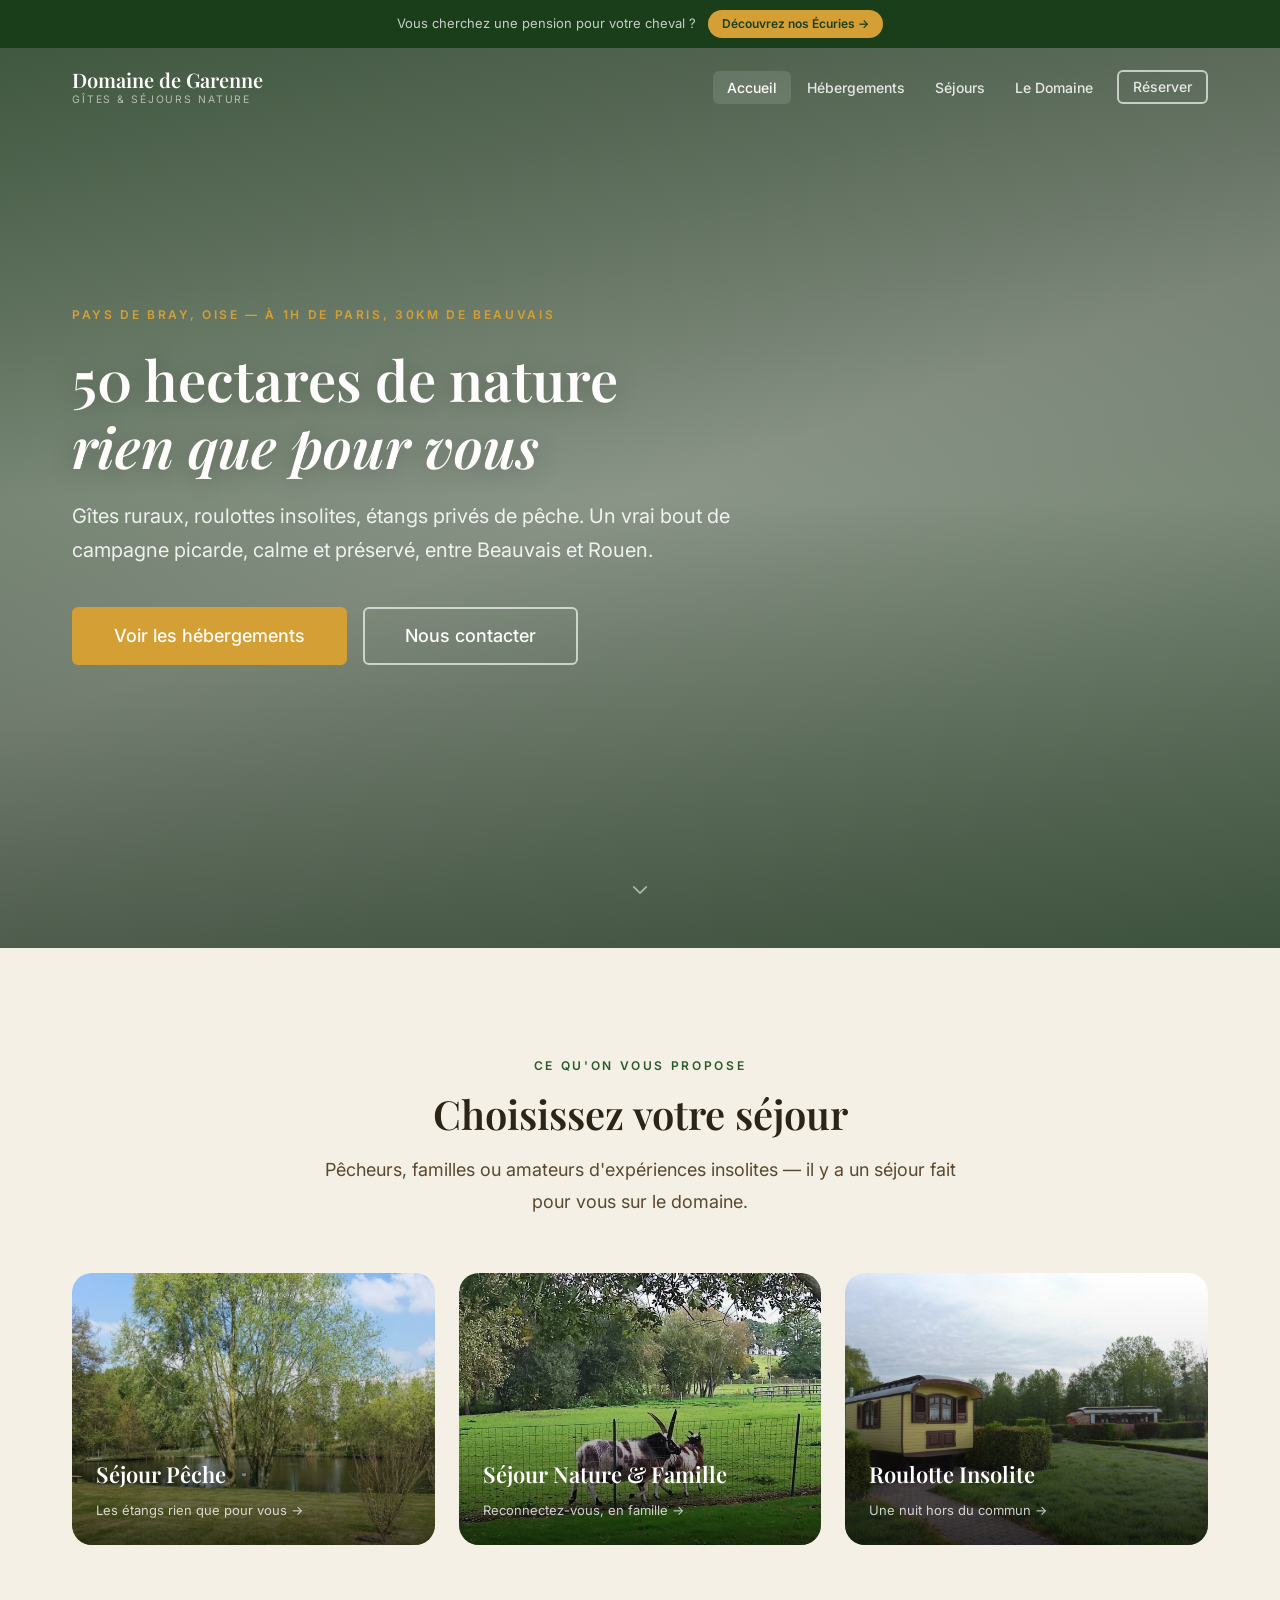
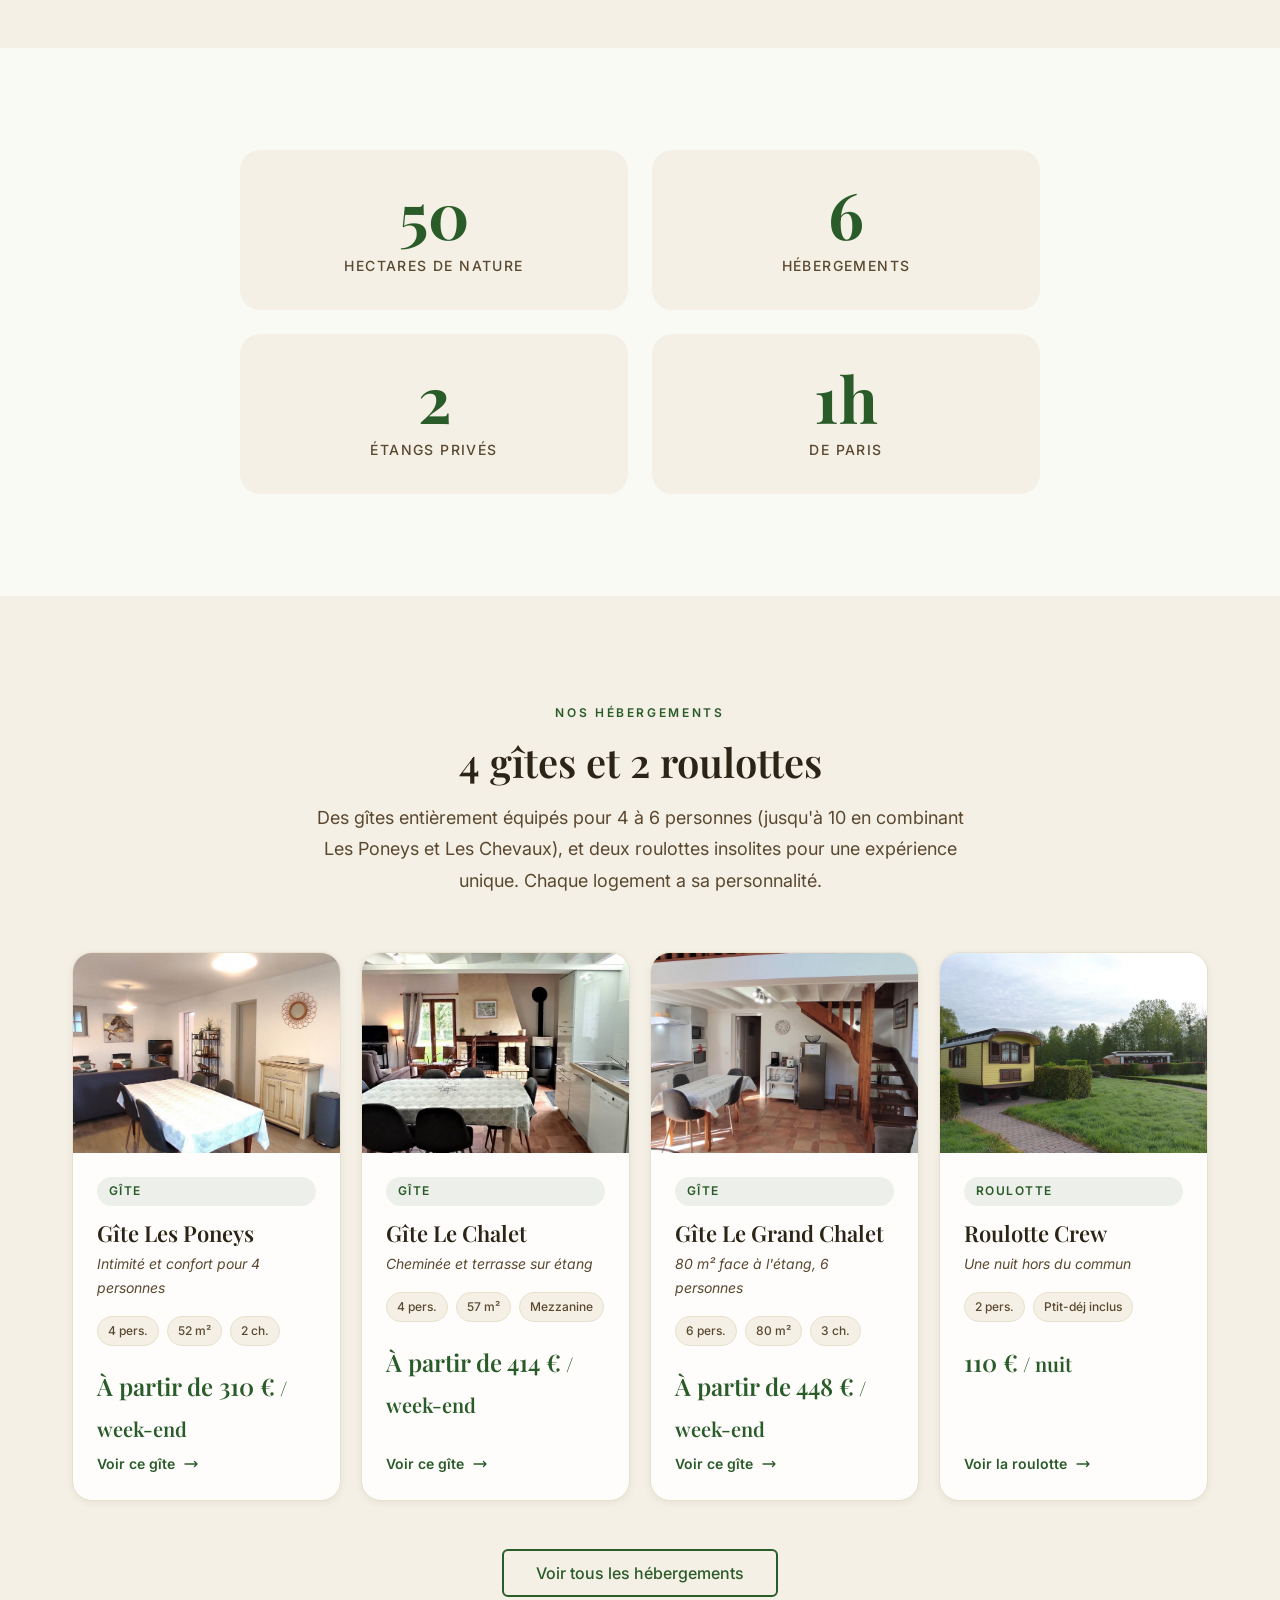
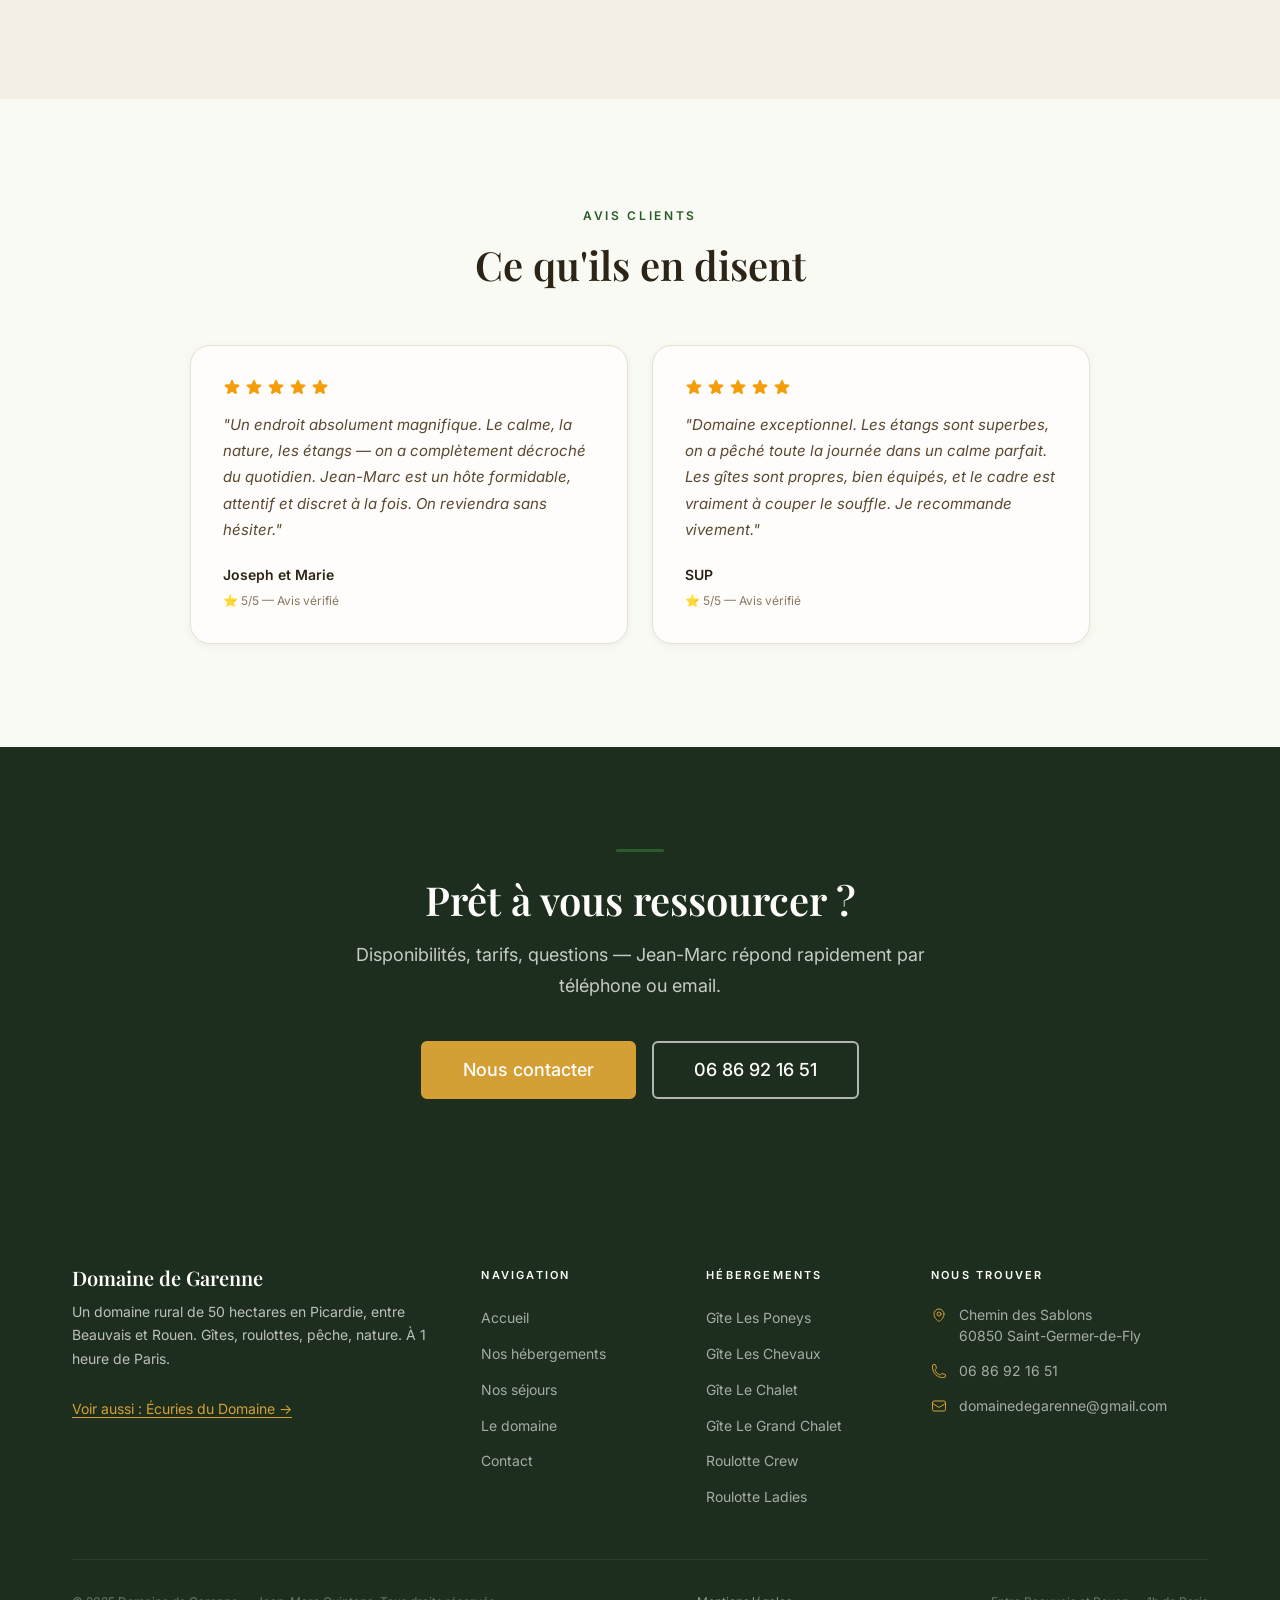
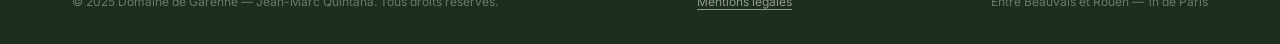
<file: sites/gites/index.html>
<!DOCTYPE html>
<html lang="fr">
<head>
  <meta charset="UTF-8">
  <meta name="viewport" content="width=device-width, initial-scale=1.0">

  <title>Gîtes du Domaine de Garenne — Pêche & Nature à 1h de Paris</title>
  <meta name="description" content="50 hectares de nature en Pays de Bray, à 1h de Paris. Gîtes ruraux, roulottes insolites, pêche en étangs privés. Accueil familial à Saint-Germer-de-Fly (Oise), entre Beauvais et Rouen.">
  <meta name="keywords" content="gîte Oise, gîte Picardie, pêche Normandie, location vacances nature, roulotte insolite, Saint-Germer-de-Fly">
  <link rel="canonical" href="https://www.domainedegarenne.com/">

  <!-- Open Graph -->
  <meta property="og:type" content="website">
  <meta property="og:locale" content="fr_FR">
  <meta property="og:site_name" content="Gîtes du Domaine de Garenne">
  <meta property="og:url" content="https://www.domainedegarenne.com/">
  <meta property="og:title" content="Gîtes du Domaine de Garenne — 50 hectares de nature à 1h de Paris">
  <meta property="og:description" content="Gîtes ruraux, roulottes insolites, pêche en étangs privés. Un havre de paix en Picardie entre Beauvais et Rouen.">
  <meta property="og:image" content="https://image.jimcdn.com/app/cms/image/transf/none/path/s24de99a107f22e16/backgroundarea/idbaafeb1fdd1b8c5/version/1564490422/image.jpg">
  <meta property="og:image:alt" content="Gîtes du Domaine de Garenne — vue du domaine">

  <meta name="twitter:card" content="summary_large_image">
  <meta name="twitter:title" content="Gîtes du Domaine de Garenne — Nature à 1h de Paris">
  <meta name="twitter:description" content="Gîtes ruraux, roulottes insolites, pêche en étang privé. 50 hectares en Picardie entre Beauvais et Rouen.">
  <meta name="twitter:image" content="https://image.jimcdn.com/app/cms/image/transf/none/path/s24de99a107f22e16/backgroundarea/idbaafeb1fdd1b8c5/version/1564490422/image.jpg">

  <!-- Schema.org — LodgingBusiness -->
  <script type="application/ld+json">
  {
    "@context": "https://schema.org",
    "@type": ["LodgingBusiness", "LocalBusiness"],
    "name": "Gîtes du Domaine de Garenne",
    "description": "Gîtes ruraux et roulottes insolites en pleine nature picarde. 50 hectares, étangs privés, pêche, vélos, familles bienvenues.",
    "url": "https://www.domainedegarenne.com",
    "telephone": "+33686921651",
    "address": {
      "@type": "PostalAddress",
      "streetAddress": "Chemin des Sablons",
      "addressLocality": "Saint-Germer-de-Fly",
      "postalCode": "60850",
      "addressRegion": "Oise",
      "addressCountry": "FR"
    },
    "geo": {
      "@type": "GeoCoordinates",
      "latitude": 49.4391,
      "longitude": 1.7695
    },
    "priceRange": "€€",
    "amenityFeature": [
      { "@type": "LocationFeatureSpecification", "name": "Pêche en étang privé", "value": true },
      { "@type": "LocationFeatureSpecification", "name": "Prêt de vélos (contre caution)", "value": true },
      { "@type": "LocationFeatureSpecification", "name": "Wi-Fi", "value": true },
      { "@type": "LocationFeatureSpecification", "name": "Barbecue", "value": true }
    ],
    "aggregateRating": {
      "@type": "AggregateRating",
      "ratingValue": "5",
      "reviewCount": "2",
      "bestRating": "5",
      "worstRating": "1"
    },
    "review": [
      {
        "@type": "Review",
        "reviewRating": { "@type": "Rating", "ratingValue": "5", "bestRating": "5" },
        "author": { "@type": "Person", "name": "Joseph et Marie" },
        "reviewBody": "Un endroit absolument magnifique. Le calme, la nature, les étangs — on a complètement décroché du quotidien. Jean-Marc est un hôte formidable, attentif et discret à la fois. On reviendra sans hésiter."
      },
      {
        "@type": "Review",
        "reviewRating": { "@type": "Rating", "ratingValue": "5", "bestRating": "5" },
        "author": { "@type": "Person", "name": "SUP" },
        "reviewBody": "Domaine exceptionnel. Les étangs sont superbes, on a pêché toute la journée dans un calme parfait. Les gîtes sont propres, bien équipés, et le cadre est vraiment à couper le souffle. Je recommande vivement."
      }
    ]
  }
  </script>

  <!-- Favicon SVG inline -->
  <link rel="icon" type="image/svg+xml" href="/favicon.svg">
  <link rel="apple-touch-icon" href="/favicon.svg">

  <!-- Google Fonts -->
  <link rel="preconnect" href="https://fonts.googleapis.com">
  <link rel="preconnect" href="https://fonts.gstatic.com" crossorigin>
  <link href="https://fonts.googleapis.com/css2?family=Playfair+Display:ital,wght@0,400;0,600;0,700;1,400;1,600&family=Inter:wght@300;400;500;600&display=swap" rel="stylesheet">

  <!-- Styles -->
  <link rel="stylesheet" href="css/styles.css?v=2">
</head>
<body>

  <!-- Bannière site sœur -->
  <div class="top-banner">
    <p>Vous cherchez une pension pour votre cheval ? <a href="https://ecuries.domainedegarenne.com">Découvrez nos Écuries →</a></p>
  </div>

  <!-- Navigation -->
  <header>
    <nav class="nav nav--transparent" aria-label="Navigation principale">
      <div class="container">
        <div class="nav__inner">

          <a href="index.html" class="nav__logo" aria-label="Accueil — Domaine de Garenne">
            Domaine de Garenne
            <small>Gîtes & Séjours Nature</small>
          </a>

          <ul class="nav__links" role="list">
            <li><a href="index.html" class="nav__link" data-nav-link>Accueil</a></li>
            <li><a href="hebergements.html" class="nav__link" data-nav-link>Hébergements</a></li>
            <li><a href="sejours.html" class="nav__link" data-nav-link>Séjours</a></li>
            <li><a href="domaine.html" class="nav__link" data-nav-link>Le Domaine</a></li>
            <li><a href="contact.html" class="nav__link nav__cta btn btn-outline-white btn-sm" data-nav-link>Réserver</a></li>
          </ul>

          <button class="nav__hamburger" aria-label="Ouvrir le menu" aria-expanded="false" aria-controls="mobile-menu">
            <span></span><span></span><span></span>
          </button>
        </div>
      </div>
    </nav>

    <!-- Menu mobile -->
    <nav id="mobile-menu" class="nav__mobile" aria-label="Menu mobile">
      <a href="index.html" class="nav__mobile-link">Accueil</a>
      <a href="hebergements.html" class="nav__mobile-link">Hébergements</a>
      <a href="sejours.html" class="nav__mobile-link">Séjours</a>
      <a href="domaine.html" class="nav__mobile-link">Le Domaine</a>
      <a href="contact.html" class="nav__mobile-link">Contact & Réservation</a>
      <p class="nav__mobile-phone"><a href="tel:+33686921651">06 86 92 16 51</a></p>
      <p class="nav__mobile-sister">Nos écuries : <a href="https://ecuries.domainedegarenne.com">ecuries.domainedegarenne.com</a></p>
    </nav>
  </header>

  <main>

    <!-- ===== HERO ===== -->
    <section class="hero hero--photo" aria-label="Présentation du domaine" style="background-image:url('https://image.jimcdn.com/app/cms/image/transf/none/path/s24de99a107f22e16/backgroundarea/idbaafeb1fdd1b8c5/version/1564490422/image.jpg');">
      <div class="hero__overlay"></div>

      <div class="hero__content">
        <div class="container">
          <p class="hero__label anim-1">Pays de Bray, Oise — À 1h de Paris, 30km de Beauvais</p>
          <h1 class="hero__title anim-2">
            50 hectares de nature<br>
            <em>rien que pour vous</em>
          </h1>
          <p class="hero__subtitle anim-3">
            Gîtes ruraux, roulottes insolites, étangs privés de pêche.
            Un vrai bout de campagne picarde, calme et préservé, entre Beauvais et Rouen.
          </p>
          <div class="hero__actions anim-4">
            <a href="hebergements.html" class="btn btn-accent btn-lg">Voir les hébergements</a>
            <a href="contact.html" class="btn btn-outline-white btn-lg">Nous contacter</a>
          </div>
        </div>
      </div>

      <button class="hero__scroll" aria-label="Défiler vers le contenu">
        <svg xmlns="http://www.w3.org/2000/svg" fill="none" viewBox="0 0 24 24" stroke-width="2" stroke="currentColor">
          <path stroke-linecap="round" stroke-linejoin="round" d="m19.5 8.25-7.5 7.5-7.5-7.5" />
        </svg>
      </button>
    </section>

    <!-- ===== 3 SÉJOURS TYPES ===== -->
    <section class="section section-alt" id="sejours-apercu">
      <div class="container">
        <div class="section-header reveal">
          <p class="section-header__label">Ce qu'on vous propose</p>
          <h2 class="section-header__title">Choisissez votre séjour</h2>
          <p class="section-header__lead">
            Pêcheurs, familles ou amateurs d'expériences insolites — il y a un séjour fait pour vous sur le domaine.
          </p>
        </div>

        <div class="grid-3">

          <!-- Pêche -->
          <a href="sejours.html#sejour-peche" class="card-sejour-preview reveal" style="text-decoration:none;">
            <img src="images/poneys/07.jpg" alt="Étang du domaine — pêche" loading="lazy">
            <div class="card-sejour-preview__overlay">
              <p class="card-sejour-preview__title">Séjour Pêche</p>
              <p class="card-sejour-preview__sub">Les étangs rien que pour vous →</p>
            </div>
          </a>

          <!-- Famille -->
          <a href="sejours.html#sejour-famille" class="card-sejour-preview reveal" style="text-decoration:none;">
            <img src="images/chalet/12.jpg" alt="Les boucs du domaine — nature et famille" loading="lazy">
            <div class="card-sejour-preview__overlay">
              <p class="card-sejour-preview__title">Séjour Nature & Famille</p>
              <p class="card-sejour-preview__sub">Reconnectez-vous, en famille →</p>
            </div>
          </a>

          <!-- Roulotte -->
          <a href="sejours.html#sejour-roulotte" class="card-sejour-preview reveal" style="text-decoration:none;">
            <img src="images/roulotte-crew/02.jpg" alt="Roulotte insolite du domaine" loading="lazy">
            <div class="card-sejour-preview__overlay">
              <p class="card-sejour-preview__title">Roulotte Insolite</p>
              <p class="card-sejour-preview__sub">Une nuit hors du commun →</p>
            </div>
          </a>

        </div>
      </div>
    </section>

    <!-- ===== CHIFFRES CLÉS ===== -->
    <section class="section">
      <div class="container">
        <div style="display:grid; grid-template-columns: repeat(2, 1fr); gap:1.5rem; max-width:800px; margin:0 auto;" class="reveal">

          <div style="text-align:center; padding:2rem; background:var(--c-bg-warm); border-radius:1.25rem;">
            <div style="font-family:'Playfair Display',serif; font-size:clamp(2.5rem,6vw,4rem); font-weight:700; color:var(--c-primary); line-height:1;">50</div>
            <div style="font-size:0.875rem; color:var(--c-text-mid); margin-top:0.5rem; text-transform:uppercase; letter-spacing:0.1em; font-weight:500;">Hectares de nature</div>
          </div>

          <div style="text-align:center; padding:2rem; background:var(--c-bg-warm); border-radius:1.25rem;">
            <div style="font-family:'Playfair Display',serif; font-size:clamp(2.5rem,6vw,4rem); font-weight:700; color:var(--c-primary); line-height:1;">6</div>
            <div style="font-size:0.875rem; color:var(--c-text-mid); margin-top:0.5rem; text-transform:uppercase; letter-spacing:0.1em; font-weight:500;">Hébergements</div>
          </div>

          <div style="text-align:center; padding:2rem; background:var(--c-bg-warm); border-radius:1.25rem;">
            <div style="font-family:'Playfair Display',serif; font-size:clamp(2.5rem,6vw,4rem); font-weight:700; color:var(--c-primary); line-height:1;">2</div>
            <div style="font-size:0.875rem; color:var(--c-text-mid); margin-top:0.5rem; text-transform:uppercase; letter-spacing:0.1em; font-weight:500;">Étangs privés</div>
          </div>

          <div style="text-align:center; padding:2rem; background:var(--c-bg-warm); border-radius:1.25rem;">
            <div style="font-family:'Playfair Display',serif; font-size:clamp(2.5rem,6vw,4rem); font-weight:700; color:var(--c-primary); line-height:1;">1h</div>
            <div style="font-size:0.875rem; color:var(--c-text-mid); margin-top:0.5rem; text-transform:uppercase; letter-spacing:0.1em; font-weight:500;">De Paris</div>
          </div>

        </div>
      </div>
    </section>

    <!-- ===== APERÇU HÉBERGEMENTS ===== -->
    <section class="section section-alt" id="hebergements-apercu">
      <div class="container">
        <div class="section-header reveal">
          <p class="section-header__label">Nos hébergements</p>
          <h2 class="section-header__title">4 gîtes et 2 roulottes</h2>
          <p class="section-header__lead">
            Des gîtes entièrement équipés pour 4 à 6 personnes (jusqu'à 10 en combinant Les Poneys et Les Chevaux), et deux roulottes insolites pour une expérience unique. Chaque logement a sa personnalité.
          </p>
        </div>

        <div class="grid-4">

          <article class="card-hebergement reveal">
            <div class="card-hebergement__image" style="aspect-ratio:4/3;overflow:hidden;">
              <img src="images/poneys/04.jpg" alt="Gîte Les Poneys — séjour lumineux avec cuisine et coin salon" loading="lazy" style="width:100%;height:100%;object-fit:cover;display:block;">
            </div>
            <div class="card-hebergement__body">
              <span class="card-hebergement__type">Gîte</span>
              <h3 class="card-hebergement__title">Gîte Les Poneys</h3>
              <p class="card-hebergement__accroche">Intimité et confort pour 4 personnes</p>
              <div class="card-hebergement__badges">
                <span class="badge">4 pers.</span>
                <span class="badge">52 m²</span>
                <span class="badge">2 ch.</span>
              </div>
              <div class="card-hebergement__price">À partir de 310 €<small> / week-end</small></div>
              <a href="hebergements.html" class="card-hebergement__link">
                Voir ce gîte
                <svg xmlns="http://www.w3.org/2000/svg" fill="none" viewBox="0 0 24 24" stroke-width="2" stroke="currentColor" style="width:1rem;height:1rem;"><path stroke-linecap="round" stroke-linejoin="round" d="M17.25 8.25 21 12m0 0-3.75 3.75M21 12H3" /></svg>
              </a>
            </div>
          </article>

          <article class="card-hebergement reveal">
            <div class="card-hebergement__image" style="aspect-ratio:4/3;overflow:hidden;">
              <img src="images/chalet/06.jpg" alt="Gîte Le Chalet — séjour avec cheminée à insert et cuisine" loading="lazy" style="width:100%;height:100%;object-fit:cover;display:block;">
            </div>
            <div class="card-hebergement__body">
              <span class="card-hebergement__type">Gîte</span>
              <h3 class="card-hebergement__title">Gîte Le Chalet</h3>
              <p class="card-hebergement__accroche">Cheminée et terrasse sur étang</p>
              <div class="card-hebergement__badges">
                <span class="badge">4 pers.</span>
                <span class="badge">57 m²</span>
                <span class="badge">Mezzanine</span>
              </div>
              <div class="card-hebergement__price">À partir de 414 €<small> / week-end</small></div>
              <a href="hebergements.html" class="card-hebergement__link">
                Voir ce gîte
                <svg xmlns="http://www.w3.org/2000/svg" fill="none" viewBox="0 0 24 24" stroke-width="2" stroke="currentColor" style="width:1rem;height:1rem;"><path stroke-linecap="round" stroke-linejoin="round" d="M17.25 8.25 21 12m0 0-3.75 3.75M21 12H3" /></svg>
              </a>
            </div>
          </article>

          <article class="card-hebergement reveal">
            <div class="card-hebergement__image" style="aspect-ratio:4/3;overflow:hidden;">
              <img src="images/grand-chalet/11.jpg" alt="Gîte Le Grand Chalet — cuisine ouverte et escalier sur 2 niveaux" loading="lazy" style="width:100%;height:100%;object-fit:cover;display:block;">
            </div>
            <div class="card-hebergement__body">
              <span class="card-hebergement__type">Gîte</span>
              <h3 class="card-hebergement__title">Gîte Le Grand Chalet</h3>
              <p class="card-hebergement__accroche">80 m² face à l'étang, 6 personnes</p>
              <div class="card-hebergement__badges">
                <span class="badge">6 pers.</span>
                <span class="badge">80 m²</span>
                <span class="badge">3 ch.</span>
              </div>
              <div class="card-hebergement__price">À partir de 448 €<small> / week-end</small></div>
              <a href="hebergements.html" class="card-hebergement__link">
                Voir ce gîte
                <svg xmlns="http://www.w3.org/2000/svg" fill="none" viewBox="0 0 24 24" stroke-width="2" stroke="currentColor" style="width:1rem;height:1rem;"><path stroke-linecap="round" stroke-linejoin="round" d="M17.25 8.25 21 12m0 0-3.75 3.75M21 12H3" /></svg>
              </a>
            </div>
          </article>

          <article class="card-hebergement reveal">
            <div class="card-hebergement__image" style="aspect-ratio:4/3;overflow:hidden;">
              <img src="images/roulotte-crew/02.jpg" alt="Roulotte Crew — hébergement insolite au milieu de la nature" loading="lazy" style="width:100%;height:100%;object-fit:cover;display:block;">
            </div>
            <div class="card-hebergement__body">
              <span class="card-hebergement__type">Roulotte</span>
              <h3 class="card-hebergement__title">Roulotte Crew</h3>
              <p class="card-hebergement__accroche">Une nuit hors du commun</p>
              <div class="card-hebergement__badges">
                <span class="badge">2 pers.</span>
                <span class="badge">Ptit-déj inclus</span>
              </div>
              <div class="card-hebergement__price">110 €<small> / nuit</small></div>
              <a href="hebergements.html" class="card-hebergement__link">
                Voir la roulotte
                <svg xmlns="http://www.w3.org/2000/svg" fill="none" viewBox="0 0 24 24" stroke-width="2" stroke="currentColor" style="width:1rem;height:1rem;"><path stroke-linecap="round" stroke-linejoin="round" d="M17.25 8.25 21 12m0 0-3.75 3.75M21 12H3" /></svg>
              </a>
            </div>
          </article>

        </div>

        <div style="text-align:center; margin-top:3rem;" class="reveal">
          <a href="hebergements.html" class="btn btn-secondary">Voir tous les hébergements</a>
        </div>
      </div>
    </section>

    <!-- ===== TÉMOIGNAGES ===== -->
    <section class="section" id="avis">
      <div class="container">
        <div class="section-header reveal">
          <p class="section-header__label">Avis clients</p>
          <h2 class="section-header__title">Ce qu'ils en disent</h2>
        </div>

        <div class="grid-2" style="max-width:900px; margin:0 auto;">

          <article class="testimonial reveal">
            <div class="testimonial__stars">
              <svg viewBox="0 0 24 24" fill="currentColor"><path fill-rule="evenodd" d="M10.788 3.21c.448-1.077 1.976-1.077 2.424 0l2.082 5.006 5.404.434c1.164.093 1.636 1.545.749 2.305l-4.117 3.527 1.257 5.273c.271 1.136-.964 2.033-1.96 1.425L12 18.354 7.373 21.18c-.996.608-2.231-.29-1.96-1.425l1.257-5.273-4.117-3.527c-.887-.76-.415-2.212.749-2.305l5.404-.434 2.082-5.005Z" clip-rule="evenodd" /></svg>
              <svg viewBox="0 0 24 24" fill="currentColor"><path fill-rule="evenodd" d="M10.788 3.21c.448-1.077 1.976-1.077 2.424 0l2.082 5.006 5.404.434c1.164.093 1.636 1.545.749 2.305l-4.117 3.527 1.257 5.273c.271 1.136-.964 2.033-1.96 1.425L12 18.354 7.373 21.18c-.996.608-2.231-.29-1.96-1.425l1.257-5.273-4.117-3.527c-.887-.76-.415-2.212.749-2.305l5.404-.434 2.082-5.005Z" clip-rule="evenodd" /></svg>
              <svg viewBox="0 0 24 24" fill="currentColor"><path fill-rule="evenodd" d="M10.788 3.21c.448-1.077 1.976-1.077 2.424 0l2.082 5.006 5.404.434c1.164.093 1.636 1.545.749 2.305l-4.117 3.527 1.257 5.273c.271 1.136-.964 2.033-1.96 1.425L12 18.354 7.373 21.18c-.996.608-2.231-.29-1.96-1.425l1.257-5.273-4.117-3.527c-.887-.76-.415-2.212.749-2.305l5.404-.434 2.082-5.005Z" clip-rule="evenodd" /></svg>
              <svg viewBox="0 0 24 24" fill="currentColor"><path fill-rule="evenodd" d="M10.788 3.21c.448-1.077 1.976-1.077 2.424 0l2.082 5.006 5.404.434c1.164.093 1.636 1.545.749 2.305l-4.117 3.527 1.257 5.273c.271 1.136-.964 2.033-1.96 1.425L12 18.354 7.373 21.18c-.996.608-2.231-.29-1.96-1.425l1.257-5.273-4.117-3.527c-.887-.76-.415-2.212.749-2.305l5.404-.434 2.082-5.005Z" clip-rule="evenodd" /></svg>
              <svg viewBox="0 0 24 24" fill="currentColor"><path fill-rule="evenodd" d="M10.788 3.21c.448-1.077 1.976-1.077 2.424 0l2.082 5.006 5.404.434c1.164.093 1.636 1.545.749 2.305l-4.117 3.527 1.257 5.273c.271 1.136-.964 2.033-1.96 1.425L12 18.354 7.373 21.18c-.996.608-2.231-.29-1.96-1.425l1.257-5.273-4.117-3.527c-.887-.76-.415-2.212.749-2.305l5.404-.434 2.082-5.005Z" clip-rule="evenodd" /></svg>
            </div>
            <blockquote>
              <p class="testimonial__text">
                "Un endroit absolument magnifique. Le calme, la nature, les étangs — on a complètement décroché du quotidien. Jean-Marc est un hôte formidable, attentif et discret à la fois. On reviendra sans hésiter."
              </p>
            </blockquote>
            <p class="testimonial__author">Joseph et Marie</p>
            <p class="testimonial__platform">⭐ 5/5 — Avis vérifié</p>
          </article>

          <article class="testimonial reveal">
            <div class="testimonial__stars">
              <svg viewBox="0 0 24 24" fill="currentColor"><path fill-rule="evenodd" d="M10.788 3.21c.448-1.077 1.976-1.077 2.424 0l2.082 5.006 5.404.434c1.164.093 1.636 1.545.749 2.305l-4.117 3.527 1.257 5.273c.271 1.136-.964 2.033-1.96 1.425L12 18.354 7.373 21.18c-.996.608-2.231-.29-1.96-1.425l1.257-5.273-4.117-3.527c-.887-.76-.415-2.212.749-2.305l5.404-.434 2.082-5.005Z" clip-rule="evenodd" /></svg>
              <svg viewBox="0 0 24 24" fill="currentColor"><path fill-rule="evenodd" d="M10.788 3.21c.448-1.077 1.976-1.077 2.424 0l2.082 5.006 5.404.434c1.164.093 1.636 1.545.749 2.305l-4.117 3.527 1.257 5.273c.271 1.136-.964 2.033-1.96 1.425L12 18.354 7.373 21.18c-.996.608-2.231-.29-1.96-1.425l1.257-5.273-4.117-3.527c-.887-.76-.415-2.212.749-2.305l5.404-.434 2.082-5.005Z" clip-rule="evenodd" /></svg>
              <svg viewBox="0 0 24 24" fill="currentColor"><path fill-rule="evenodd" d="M10.788 3.21c.448-1.077 1.976-1.077 2.424 0l2.082 5.006 5.404.434c1.164.093 1.636 1.545.749 2.305l-4.117 3.527 1.257 5.273c.271 1.136-.964 2.033-1.96 1.425L12 18.354 7.373 21.18c-.996.608-2.231-.29-1.96-1.425l1.257-5.273-4.117-3.527c-.887-.76-.415-2.212.749-2.305l5.404-.434 2.082-5.005Z" clip-rule="evenodd" /></svg>
              <svg viewBox="0 0 24 24" fill="currentColor"><path fill-rule="evenodd" d="M10.788 3.21c.448-1.077 1.976-1.077 2.424 0l2.082 5.006 5.404.434c1.164.093 1.636 1.545.749 2.305l-4.117 3.527 1.257 5.273c.271 1.136-.964 2.033-1.96 1.425L12 18.354 7.373 21.18c-.996.608-2.231-.29-1.96-1.425l1.257-5.273-4.117-3.527c-.887-.76-.415-2.212.749-2.305l5.404-.434 2.082-5.005Z" clip-rule="evenodd" /></svg>
              <svg viewBox="0 0 24 24" fill="currentColor"><path fill-rule="evenodd" d="M10.788 3.21c.448-1.077 1.976-1.077 2.424 0l2.082 5.006 5.404.434c1.164.093 1.636 1.545.749 2.305l-4.117 3.527 1.257 5.273c.271 1.136-.964 2.033-1.96 1.425L12 18.354 7.373 21.18c-.996.608-2.231-.29-1.96-1.425l1.257-5.273-4.117-3.527c-.887-.76-.415-2.212.749-2.305l5.404-.434 2.082-5.005Z" clip-rule="evenodd" /></svg>
            </div>
            <blockquote>
              <p class="testimonial__text">
                "Domaine exceptionnel. Les étangs sont superbes, on a pêché toute la journée dans un calme parfait. Les gîtes sont propres, bien équipés, et le cadre est vraiment à couper le souffle. Je recommande vivement."
              </p>
            </blockquote>
            <p class="testimonial__author">SUP</p>
            <p class="testimonial__platform">⭐ 5/5 — Avis vérifié</p>
          </article>

        </div>
      </div>
    </section>

    <!-- ===== CTA FINAL ===== -->
    <section class="section section-dark" style="text-align:center;">
      <div class="container">
        <div class="reveal" style="max-width:600px; margin:0 auto;">
          <div class="divider divider--center"></div>
          <h2 style="color:var(--c-white); margin-bottom:1rem;">Prêt à vous ressourcer ?</h2>
          <p style="color:rgba(255,255,255,0.75); font-size:1.125rem; margin-bottom:2.5rem; line-height:1.7;">
            Disponibilités, tarifs, questions — Jean-Marc répond rapidement par téléphone ou email.
          </p>
          <div style="display:flex; flex-wrap:wrap; gap:1rem; justify-content:center;">
            <a href="contact.html" class="btn btn-accent btn-lg">Nous contacter</a>
            <a href="tel:+33686921651" class="btn btn-outline-white btn-lg">06 86 92 16 51</a>
          </div>
        </div>
      </div>
    </section>

  </main>

  <!-- Footer -->
  <footer class="footer">
    <div class="container">
      <div class="footer__grid">

        <div class="footer__brand">
          <h3>Domaine de Garenne</h3>
          <p>Un domaine rural de 50 hectares en Picardie, entre Beauvais et Rouen. Gîtes, roulottes, pêche, nature. À 1 heure de Paris.</p>
          <a href="https://ecuries.domainedegarenne.com" style="font-size:0.875rem; color:var(--c-accent); text-decoration:underline; text-underline-offset:3px;">Voir aussi : Écuries du Domaine →</a>
        </div>

        <div>
          <p class="footer__heading">Navigation</p>
          <nav class="footer__nav" aria-label="Navigation bas de page">
            <a href="index.html">Accueil</a>
            <a href="hebergements.html">Nos hébergements</a>
            <a href="sejours.html">Nos séjours</a>
            <a href="domaine.html">Le domaine</a>
            <a href="contact.html">Contact</a>
          </nav>
        </div>

        <div>
          <p class="footer__heading">Hébergements</p>
          <nav class="footer__nav" aria-label="Hébergements">
            <a href="hebergements.html">Gîte Les Poneys</a>
            <a href="hebergements.html">Gîte Les Chevaux</a>
            <a href="hebergements.html">Gîte Le Chalet</a>
            <a href="hebergements.html">Gîte Le Grand Chalet</a>
            <a href="hebergements.html">Roulotte Crew</a>
            <a href="hebergements.html">Roulotte Ladies</a>
          </nav>
        </div>

        <div>
          <p class="footer__heading">Nous trouver</p>
          <address style="font-style:normal;">
            <p class="footer__contact-item">
              <svg xmlns="http://www.w3.org/2000/svg" fill="none" viewBox="0 0 24 24" stroke-width="1.5" stroke="currentColor"><path stroke-linecap="round" stroke-linejoin="round" d="M15 10.5a3 3 0 1 1-6 0 3 3 0 0 1 6 0Z" /><path stroke-linecap="round" stroke-linejoin="round" d="M19.5 10.5c0 7.142-7.5 11.25-7.5 11.25S4.5 17.642 4.5 10.5a7.5 7.5 0 1 1 15 0Z" /></svg>
              Chemin des Sablons<br>60850 Saint-Germer-de-Fly
            </p>
            <p class="footer__contact-item">
              <svg xmlns="http://www.w3.org/2000/svg" fill="none" viewBox="0 0 24 24" stroke-width="1.5" stroke="currentColor"><path stroke-linecap="round" stroke-linejoin="round" d="M2.25 6.75c0 8.284 6.716 15 15 15h2.25a2.25 2.25 0 0 0 2.25-2.25v-1.372c0-.516-.351-.966-.852-1.091l-4.423-1.106c-.44-.11-.902.055-1.173.417l-.97 1.293c-.282.376-.769.542-1.21.38a12.035 12.035 0 0 1-7.143-7.143c-.162-.441.004-.928.38-1.21l1.293-.97c.363-.271.527-.734.417-1.173L6.963 3.102a1.125 1.125 0 0 0-1.091-.852H4.5A2.25 2.25 0 0 0 2.25 4.5v2.25Z" /></svg>
              <a href="tel:+33686921651">06 86 92 16 51</a>
            </p>
            <p class="footer__contact-item">
              <svg xmlns="http://www.w3.org/2000/svg" fill="none" viewBox="0 0 24 24" stroke-width="1.5" stroke="currentColor"><path stroke-linecap="round" stroke-linejoin="round" d="M21.75 6.75v10.5a2.25 2.25 0 0 1-2.25 2.25h-15a2.25 2.25 0 0 1-2.25-2.25V6.75m19.5 0A2.25 2.25 0 0 0 19.5 4.5h-15a2.25 2.25 0 0 0-2.25 2.25m19.5 0v.243a2.25 2.25 0 0 1-1.07 1.916l-7.5 4.615a2.25 2.25 0 0 1-2.36 0L3.32 8.91a2.25 2.25 0 0 1-1.07-1.916V6.75" /></svg>
              <a href="mailto:domainedegarenne@gmail.com">domainedegarenne@gmail.com</a>
            </p>
          </address>
        </div>

      </div>

      <div class="footer__bottom">
        <p>© 2025 Domaine de Garenne — Jean-Marc Quintana. Tous droits réservés.</p>
        <a href="mentions-legales.html" style="color:rgba(255,255,255,0.5);text-decoration:underline;text-underline-offset:3px;font-size:0.75rem;">Mentions légales</a>
        <p>Entre Beauvais et Rouen — 1h de Paris</p>
      </div>
    </div>
  </footer>

  <script src="js/main.js?v=2"></script>
</body>
</html>
</file>
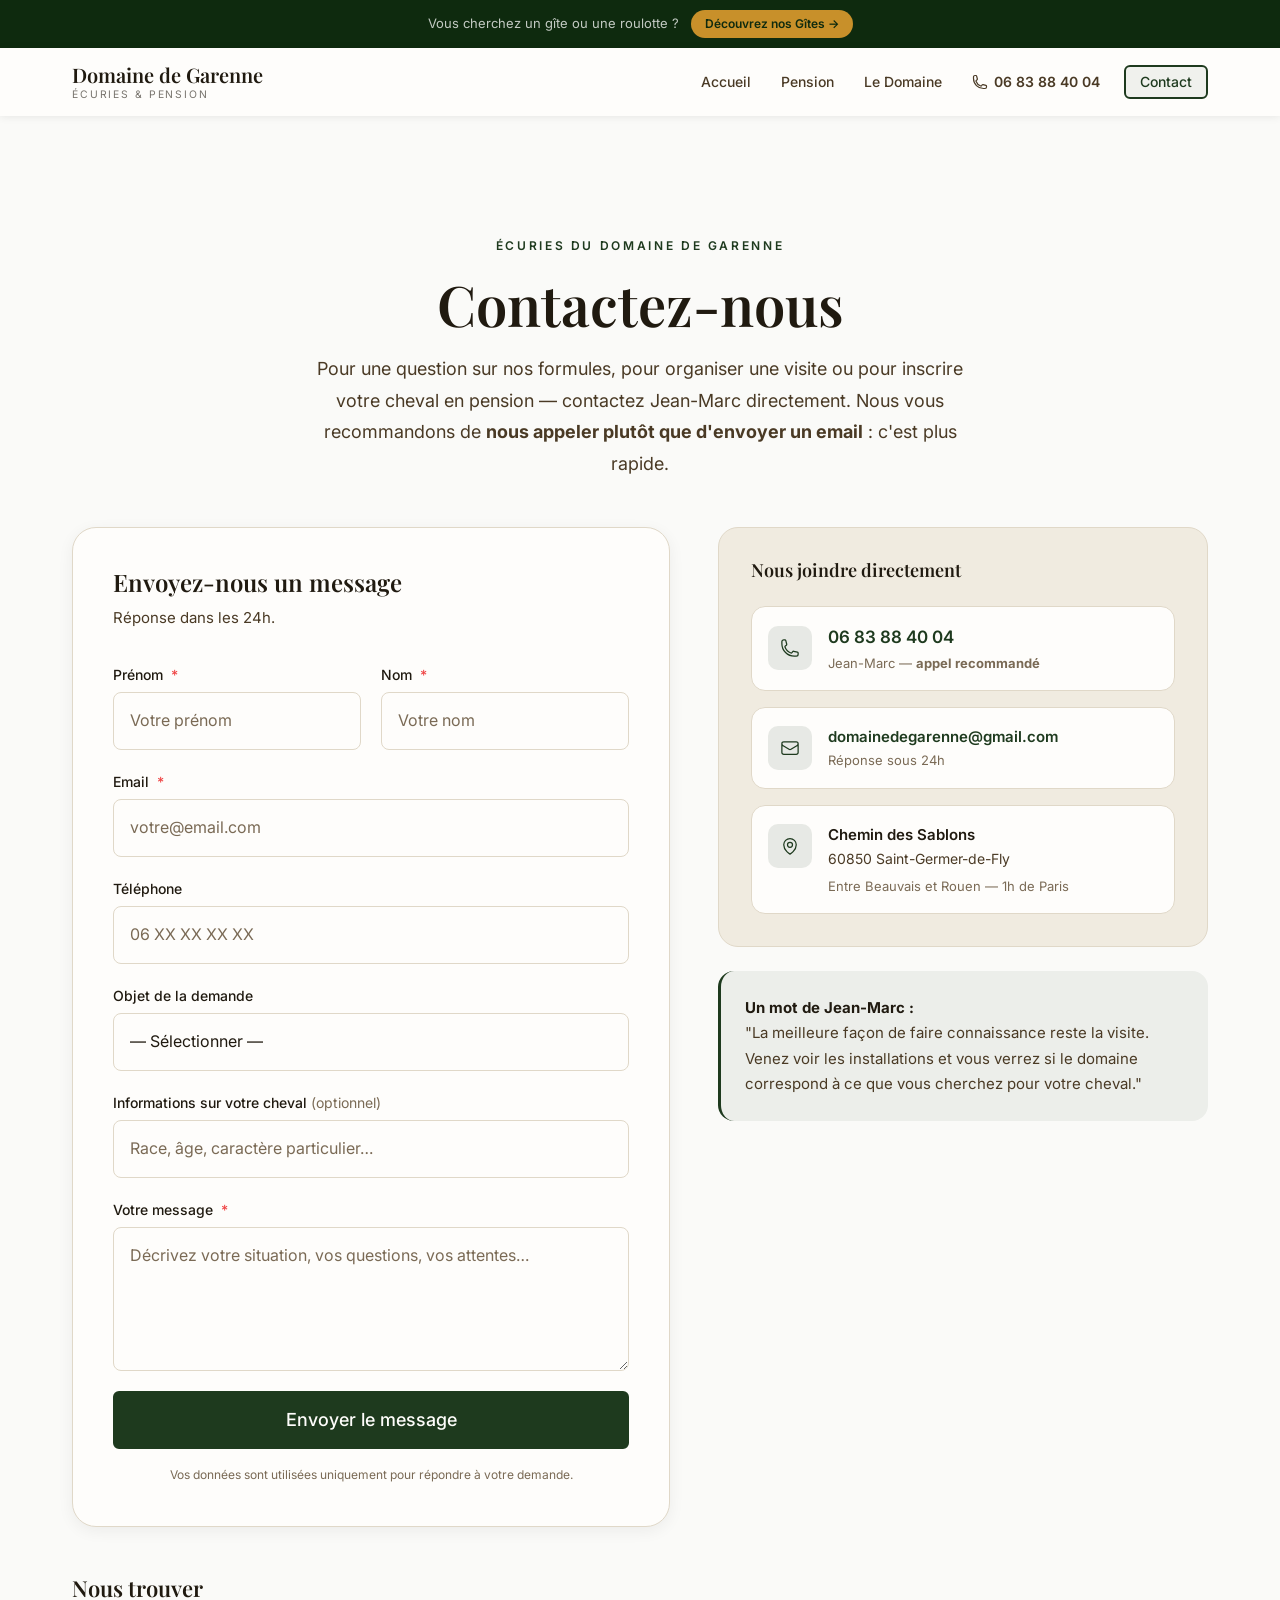
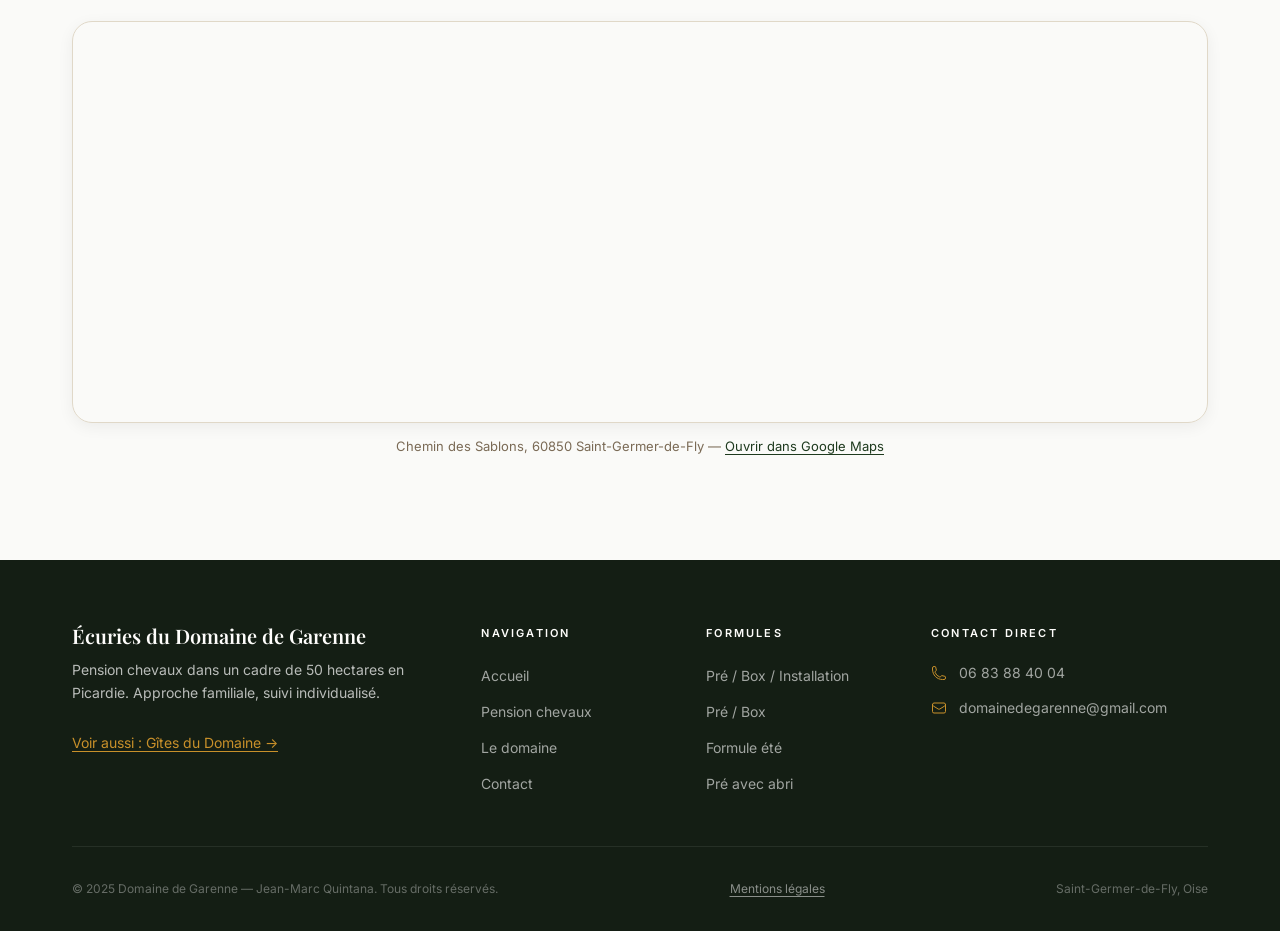
<file: sites/ecuries/contact.html>
<!DOCTYPE html>
<html lang="fr">
<head>
  <meta charset="UTF-8">
  <meta name="viewport" content="width=device-width, initial-scale=1.0">
  <title>Contact — Écuries du Domaine de Garenne</title>
  <meta name="description" content="Contactez les Écuries du Domaine de Garenne pour une pension cheval ou une visite. Tél : 06 83 88 40 04. Chemin des Sablons, Saint-Germer-de-Fly (60850).">
  <link rel="canonical" href="https://ecuries.domainedegarenne.com/contact.html">
  <meta property="og:title" content="Contact — Écuries du Domaine de Garenne">
  <meta property="og:description" content="Contactez Jean-Marc pour une pension cheval ou une visite des écuries. 06 83 88 40 04 — Saint-Germer-de-Fly, Oise.">
  <meta property="og:type" content="website">
  <meta property="og:url" content="https://ecuries.domainedegarenne.com/contact.html">
  <meta property="og:image" content="https://image.jimcdn.com/app/cms/image/transf/none/path/s24de99a107f22e16/backgroundarea/i3a6f55a61ca5f85d/version/1564490510/image.jpg">
  <meta property="og:locale" content="fr_FR">
  <meta property="og:site_name" content="Écuries du Domaine de Garenne">
  <meta name="twitter:card" content="summary_large_image">

  <script type="application/ld+json">
  {
    "@context": "https://schema.org",
    "@type": "BreadcrumbList",
    "itemListElement": [
      { "@type": "ListItem", "position": 1, "name": "Accueil", "item": "https://ecuries.domainedegarenne.com/" },
      { "@type": "ListItem", "position": 2, "name": "Contact", "item": "https://ecuries.domainedegarenne.com/contact.html" }
    ]
  }
  </script>
  <link rel="icon" type="image/svg+xml" href="/favicon.svg">
  <link rel="apple-touch-icon" href="/favicon.svg">
  <link rel="preconnect" href="https://fonts.googleapis.com">
  <link rel="preconnect" href="https://fonts.gstatic.com" crossorigin>
  <link href="https://fonts.googleapis.com/css2?family=Playfair+Display:ital,wght@0,400;0,600;0,700;1,400;1,600&family=Inter:wght@300;400;500;600&display=swap" rel="stylesheet">
  <link rel="stylesheet" href="css/styles.css?v=2">
</head>
<body>

  <div class="top-banner">
    <p>Vous cherchez un gîte ou une roulotte ? <a href="https://www.domainedegarenne.com">Découvrez nos Gîtes →</a></p>
  </div>

  <header>
    <nav class="nav nav--solid" aria-label="Navigation principale">
      <div class="container">
        <div class="nav__inner">
          <a href="index.html" class="nav__logo">Domaine de Garenne<small>Écuries & Pension</small></a>
          <ul class="nav__links" role="list">
            <li><a href="index.html" class="nav__link" data-nav-link>Accueil</a></li>
            <li><a href="pension.html" class="nav__link" data-nav-link>Pension</a></li>
            <li><a href="domaine.html" class="nav__link" data-nav-link>Le Domaine</a></li>
            <li><a href="tel:+33683884004" class="nav__link" style="display:inline-flex;align-items:center;gap:0.4rem;font-weight:600;"><svg xmlns="http://www.w3.org/2000/svg" fill="none" viewBox="0 0 24 24" stroke-width="1.8" stroke="currentColor" style="width:1rem;height:1rem;"><path stroke-linecap="round" stroke-linejoin="round" d="M2.25 6.75c0 8.284 6.716 15 15 15h2.25a2.25 2.25 0 0 0 2.25-2.25v-1.372c0-.516-.351-.966-.852-1.091l-4.423-1.106c-.44-.11-.902.055-1.173.417l-.97 1.293c-.282.376-.769.542-1.21.38a12.035 12.035 0 0 1-7.143-7.143c-.162-.441.004-.928.38-1.21l1.293-.97c.363-.271.527-.734.417-1.173L6.963 3.102a1.125 1.125 0 0 0-1.091-.852H4.5A2.25 2.25 0 0 0 2.25 4.5v2.25Z" /></svg>06 83 88 40 04</a></li>
            <li><a href="contact.html" class="nav__link nav__cta btn btn-primary btn-sm" data-nav-link>Contact</a></li>
          </ul>
          
          <button class="nav__hamburger" aria-label="Ouvrir le menu" aria-expanded="false">
            <span></span><span></span><span></span>
          </button>
        </div>
      </div>
    </nav>
    <nav class="nav__mobile" aria-label="Menu mobile">
      <a href="index.html" class="nav__mobile-link">Accueil</a>
      <a href="pension.html" class="nav__mobile-link">Pension chevaux</a>
      <a href="domaine.html" class="nav__mobile-link">Le Domaine</a>
      <a href="contact.html" class="nav__mobile-link">Contact</a>
      <p class="nav__mobile-phone"><a href="tel:+33683884004">06 83 88 40 04</a></p>
    </nav>
  </header>

  <main style="padding-top:5rem;">

    <section class="section">
      <div class="container">

        <div class="section-header reveal" style="margin-bottom:3rem;">
          <p class="section-header__label">Écuries du Domaine de Garenne</p>
          <h1 class="section-header__title">Contactez-nous</h1>
          <p class="section-header__lead">
            Pour une question sur nos formules, pour organiser une visite ou pour inscrire votre cheval en pension — contactez Jean-Marc directement.
            Nous vous recommandons de <strong>nous appeler plutôt que d'envoyer un email</strong> : c'est plus rapide.
          </p>
        </div>

        <div style="display:grid;grid-template-columns:1fr;gap:3rem;align-items:start;" class="contact-layout">

          <!-- Formulaire -->
          <div class="reveal">
            <div style="background:var(--c-white);border-radius:1.5rem;padding:2.5rem;border:1px solid var(--c-border);box-shadow:0 4px 16px rgba(0,0,0,0.06);">
              <h2 style="font-size:1.5rem;margin-bottom:0.5rem;">Envoyez-nous un message</h2>
              <p style="color:var(--c-text-mid);font-size:0.9375rem;margin-bottom:2rem;">Réponse dans les 24h.</p>

              <div id="form-success" style="display:none;background:rgba(30,58,30,0.08);border:1px solid rgba(30,58,30,0.25);border-radius:0.875rem;padding:2rem;text-align:center;">
                <p style="font-size:1.25rem;margin-bottom:0.5rem;">✅ Message envoyé !</p>
                <p style="color:var(--c-text-mid);font-size:0.9375rem;">Jean-Marc vous répondra rapidement. Vous pouvez aussi l'appeler au <a href="tel:+33683884004" style="color:var(--c-primary);font-weight:600;">06 83 88 40 04</a>.</p>
              </div>

              <form id="contact-form" action="https://formsubmit.co/ajax/domainedegarenne@gmail.com" method="POST" novalidate>
                <!-- FormSubmit.co — envoi direct vers domainedegarenne@gmail.com -->
                <input type="hidden" name="_subject" value="🐴 ÉCURIES — Demande de contact (Domaine de Garenne)">
                <input type="hidden" name="_template" value="table">
                <input type="hidden" name="_captcha" value="false">
                <input type="hidden" name="Site" value="ÉCURIES — Pension & activités équestres">
                <input type="text" name="_honey" style="display:none;" tabindex="-1" autocomplete="off">

                <div class="form-row">
                  <div class="form-group">
                    <label class="form-label" for="prenom">Prénom <span class="req">*</span></label>
                    <input class="form-input" type="text" id="prenom" name="prenom" placeholder="Votre prénom" required autocomplete="given-name">
                  </div>
                  <div class="form-group">
                    <label class="form-label" for="nom">Nom <span class="req">*</span></label>
                    <input class="form-input" type="text" id="nom" name="nom" placeholder="Votre nom" required autocomplete="family-name">
                  </div>
                </div>

                <div class="form-group">
                  <label class="form-label" for="email">Email <span class="req">*</span></label>
                  <input class="form-input" type="email" id="email" name="email" placeholder="votre@email.com" required autocomplete="email">
                </div>

                <div class="form-group">
                  <label class="form-label" for="telephone">Téléphone</label>
                  <input class="form-input" type="tel" id="telephone" name="telephone" placeholder="06 XX XX XX XX" autocomplete="tel">
                </div>

                <div class="form-group">
                  <label class="form-label" for="objet">Objet de la demande</label>
                  <select class="form-select" id="objet" name="objet">
                    <option value="">— Sélectionner —</option>
                    <option value="pension-inscription">Inscription en pension</option>
                    <option value="pension-tarifs">Renseignements tarifs</option>
                    <option value="visite">Organiser une visite</option>
                    <option value="autre">Autre demande</option>
                  </select>
                </div>

                <div class="form-group">
                  <label class="form-label" for="cheval">Informations sur votre cheval <span style="font-weight:400;color:var(--c-text-light);">(optionnel)</span></label>
                  <input class="form-input" type="text" id="cheval" name="cheval" placeholder="Race, âge, caractère particulier…">
                </div>

                <div class="form-group">
                  <label class="form-label" for="message">Votre message <span class="req">*</span></label>
                  <textarea class="form-textarea" id="message" name="message" placeholder="Décrivez votre situation, vos questions, vos attentes…" required></textarea>
                </div>

                <button type="submit" class="btn btn-primary btn-lg" style="width:100%;">
                  Envoyer le message
                </button>

                <p style="font-size:0.75rem;color:var(--c-text-light);text-align:center;margin-top:1rem;">
                  Vos données sont utilisées uniquement pour répondre à votre demande.
                </p>
              </form>
            </div>
          </div>

          <!-- Infos contact -->
          <div style="display:flex;flex-direction:column;gap:1.5rem;" class="reveal">

            <div style="background:var(--c-bg-warm);border-radius:1.25rem;padding:2rem;border:1px solid var(--c-border);">
              <h3 style="font-size:1.125rem;margin-bottom:1.5rem;">Nous joindre directement</h3>
              <address style="font-style:normal;display:flex;flex-direction:column;gap:1rem;">
                <a href="tel:+33683884004" style="display:flex;align-items:center;gap:1rem;padding:1rem;background:var(--c-white);border-radius:0.875rem;border:1px solid var(--c-border);transition:box-shadow 200ms ease;color:inherit;" onmouseover="this.style.boxShadow='0 4px 12px rgba(0,0,0,0.08)'" onmouseout="this.style.boxShadow='none'">
                  <span style="width:2.75rem;height:2.75rem;background:rgba(30,58,30,0.1);border-radius:0.625rem;display:flex;align-items:center;justify-content:center;flex-shrink:0;">
                    <svg xmlns="http://www.w3.org/2000/svg" fill="none" viewBox="0 0 24 24" stroke-width="1.5" stroke="var(--c-primary)" style="width:1.25rem;height:1.25rem;"><path stroke-linecap="round" stroke-linejoin="round" d="M2.25 6.75c0 8.284 6.716 15 15 15h2.25a2.25 2.25 0 0 0 2.25-2.25v-1.372c0-.516-.351-.966-.852-1.091l-4.423-1.106c-.44-.11-.902.055-1.173.417l-.97 1.293c-.282.376-.769.542-1.21.38a12.035 12.035 0 0 1-7.143-7.143c-.162-.441.004-.928.38-1.21l1.293-.97c.363-.271.527-.734.417-1.173L6.963 3.102a1.125 1.125 0 0 0-1.091-.852H4.5A2.25 2.25 0 0 0 2.25 4.5v2.25Z" /></svg>
                  </span>
                  <div>
                    <p style="font-weight:600;font-size:1.0625rem;color:var(--c-primary);">06 83 88 40 04</p>
                    <p style="font-size:0.8125rem;color:var(--c-text-light);">Jean-Marc — <strong>appel recommandé</strong></p>
                  </div>
                </a>

                <a href="mailto:domainedegarenne@gmail.com" style="display:flex;align-items:center;gap:1rem;padding:1rem;background:var(--c-white);border-radius:0.875rem;border:1px solid var(--c-border);transition:box-shadow 200ms ease;color:inherit;" onmouseover="this.style.boxShadow='0 4px 12px rgba(0,0,0,0.08)'" onmouseout="this.style.boxShadow='none'">
                  <span style="width:2.75rem;height:2.75rem;background:rgba(30,58,30,0.1);border-radius:0.625rem;display:flex;align-items:center;justify-content:center;flex-shrink:0;">
                    <svg xmlns="http://www.w3.org/2000/svg" fill="none" viewBox="0 0 24 24" stroke-width="1.5" stroke="var(--c-primary)" style="width:1.25rem;height:1.25rem;"><path stroke-linecap="round" stroke-linejoin="round" d="M21.75 6.75v10.5a2.25 2.25 0 0 1-2.25 2.25h-15a2.25 2.25 0 0 1-2.25-2.25V6.75m19.5 0A2.25 2.25 0 0 0 19.5 4.5h-15a2.25 2.25 0 0 0-2.25 2.25m19.5 0v.243a2.25 2.25 0 0 1-1.07 1.916l-7.5 4.615a2.25 2.25 0 0 1-2.36 0L3.32 8.91a2.25 2.25 0 0 1-1.07-1.916V6.75" /></svg>
                  </span>
                  <div>
                    <p style="font-weight:600;font-size:0.9375rem;color:var(--c-primary);">domainedegarenne@gmail.com</p>
                    <p style="font-size:0.8125rem;color:var(--c-text-light);">Réponse sous 24h</p>
                  </div>
                </a>

                <div style="display:flex;align-items:flex-start;gap:1rem;padding:1rem;background:var(--c-white);border-radius:0.875rem;border:1px solid var(--c-border);">
                  <span style="width:2.75rem;height:2.75rem;background:rgba(30,58,30,0.1);border-radius:0.625rem;display:flex;align-items:center;justify-content:center;flex-shrink:0;margin-top:0.125rem;">
                    <svg xmlns="http://www.w3.org/2000/svg" fill="none" viewBox="0 0 24 24" stroke-width="1.5" stroke="var(--c-primary)" style="width:1.25rem;height:1.25rem;"><path stroke-linecap="round" stroke-linejoin="round" d="M15 10.5a3 3 0 1 1-6 0 3 3 0 0 1 6 0Z" /><path stroke-linecap="round" stroke-linejoin="round" d="M19.5 10.5c0 7.142-7.5 11.25-7.5 11.25S4.5 17.642 4.5 10.5a7.5 7.5 0 1 1 15 0Z" /></svg>
                  </span>
                  <div>
                    <p style="font-weight:600;font-size:0.9375rem;">Chemin des Sablons</p>
                    <p style="font-size:0.875rem;color:var(--c-text-mid);">60850 Saint-Germer-de-Fly</p>
                    <p style="font-size:0.8125rem;color:var(--c-text-light);margin-top:0.25rem;">Entre Beauvais et Rouen — 1h de Paris</p>
                  </div>
                </div>
              </address>
            </div>

            <div style="background:rgba(30,58,30,0.06);border-radius:1rem;padding:1.5rem;border-left:3px solid var(--c-primary);">
              <p style="font-size:0.9375rem;color:var(--c-text-mid);line-height:1.7;">
                <strong style="color:var(--c-text);">Un mot de Jean-Marc :</strong><br>
                "La meilleure façon de faire connaissance reste la visite. Venez voir les installations et vous verrez si le domaine correspond à ce que vous cherchez pour votre cheval."
              </p>
            </div>
          </div>

        </div>

        <!-- Carte -->
        <div style="margin-top:3rem;" class="reveal">
          <h2 style="font-size:1.375rem;margin-bottom:1.25rem;">Nous trouver</h2>
          <div style="border-radius:1.25rem;overflow:hidden;border:1px solid var(--c-border);box-shadow:0 4px 16px rgba(0,0,0,0.06);">
            <iframe
              src="https://www.google.com/maps/embed?pb=!1m18!1m12!1m3!1d10516.5!2d1.7695!3d49.4391!2m3!1f0!2f0!3f0!3m2!1i1024!2i768!4f13.1!3m3!1m2!1s0x47e77e6fd3b5c4b1%3A0x0!2sSaint-Germer-de-Fly%2C%2060850!5e0!3m2!1sfr!2sfr!4v1699999999999"
              width="100%" height="400"
              style="border:0;display:block;"
              allowfullscreen loading="lazy"
              referrerpolicy="no-referrer-when-downgrade"
              title="Carte — Domaine de Garenne, Saint-Germer-de-Fly">
            </iframe>
          </div>
          <p style="font-size:0.8125rem;color:var(--c-text-light);margin-top:0.75rem;text-align:center;">
            Chemin des Sablons, 60850 Saint-Germer-de-Fly —
            <a href="https://maps.google.com/?q=Saint-Germer-de-Fly,60850" target="_blank" rel="noopener" style="color:var(--c-primary);text-decoration:underline;text-underline-offset:3px;">Ouvrir dans Google Maps</a>
          </p>
        </div>

      </div>
    </section>

  </main>

  <footer class="footer">
    <div class="container">
      <div class="footer__grid">
        <div class="footer__brand">
          <h3>Écuries du Domaine de Garenne</h3>
          <p>Pension chevaux dans un cadre de 50 hectares en Picardie. Approche familiale, suivi individualisé.</p>
          <a href="https://www.domainedegarenne.com" style="font-size:0.875rem;color:var(--c-accent);text-decoration:underline;text-underline-offset:3px;">Voir aussi : Gîtes du Domaine →</a>
        </div>
        <div>
          <p class="footer__heading">Navigation</p>
          <nav class="footer__nav">
            <a href="index.html">Accueil</a>
            <a href="pension.html">Pension chevaux</a>
            <a href="domaine.html">Le domaine</a>
            <a href="contact.html">Contact</a>
          </nav>
        </div>
        <div>
          <p class="footer__heading">Formules</p>
          <nav class="footer__nav">
            <a href="pension.html">Pré / Box / Installation</a>
            <a href="pension.html">Pré / Box</a>
            <a href="pension.html">Formule été</a>
            <a href="pension.html">Pré avec abri</a>
          </nav>
        </div>
        <div>
          <p class="footer__heading">Contact direct</p>
          <address style="font-style:normal;">
            <p class="footer__contact-item">
              <svg xmlns="http://www.w3.org/2000/svg" fill="none" viewBox="0 0 24 24" stroke-width="1.5" stroke="currentColor"><path stroke-linecap="round" stroke-linejoin="round" d="M2.25 6.75c0 8.284 6.716 15 15 15h2.25a2.25 2.25 0 0 0 2.25-2.25v-1.372c0-.516-.351-.966-.852-1.091l-4.423-1.106c-.44-.11-.902.055-1.173.417l-.97 1.293c-.282.376-.769.542-1.21.38a12.035 12.035 0 0 1-7.143-7.143c-.162-.441.004-.928.38-1.21l1.293-.97c.363-.271.527-.734.417-1.173L6.963 3.102a1.125 1.125 0 0 0-1.091-.852H4.5A2.25 2.25 0 0 0 2.25 4.5v2.25Z" /></svg>
              <a href="tel:+33683884004">06 83 88 40 04</a>
            </p>
            <p class="footer__contact-item">
              <svg xmlns="http://www.w3.org/2000/svg" fill="none" viewBox="0 0 24 24" stroke-width="1.5" stroke="currentColor"><path stroke-linecap="round" stroke-linejoin="round" d="M21.75 6.75v10.5a2.25 2.25 0 0 1-2.25 2.25h-15a2.25 2.25 0 0 1-2.25-2.25V6.75m19.5 0A2.25 2.25 0 0 0 19.5 4.5h-15a2.25 2.25 0 0 0-2.25 2.25m19.5 0v.243a2.25 2.25 0 0 1-1.07 1.916l-7.5 4.615a2.25 2.25 0 0 1-2.36 0L3.32 8.91a2.25 2.25 0 0 1-1.07-1.916V6.75" /></svg>
              <a href="mailto:domainedegarenne@gmail.com">domainedegarenne@gmail.com</a>
            </p>
          </address>
        </div>
      </div>
      <div class="footer__bottom">
        <p>© 2025 Domaine de Garenne — Jean-Marc Quintana. Tous droits réservés.</p>
        <a href="mentions-legales.html" style="color:rgba(255,255,255,0.5);text-decoration:underline;text-underline-offset:3px;font-size:0.75rem;">Mentions légales</a>
        <p>Saint-Germer-de-Fly, Oise</p>
      </div>
    </div>
  </footer>

  <script src="js/main.js?v=2"></script>

  <style>
    @media (min-width: 900px) { .contact-layout { grid-template-columns: 1.1fr 0.9fr !important; } }
  </style>
</body>
</html>
</file>
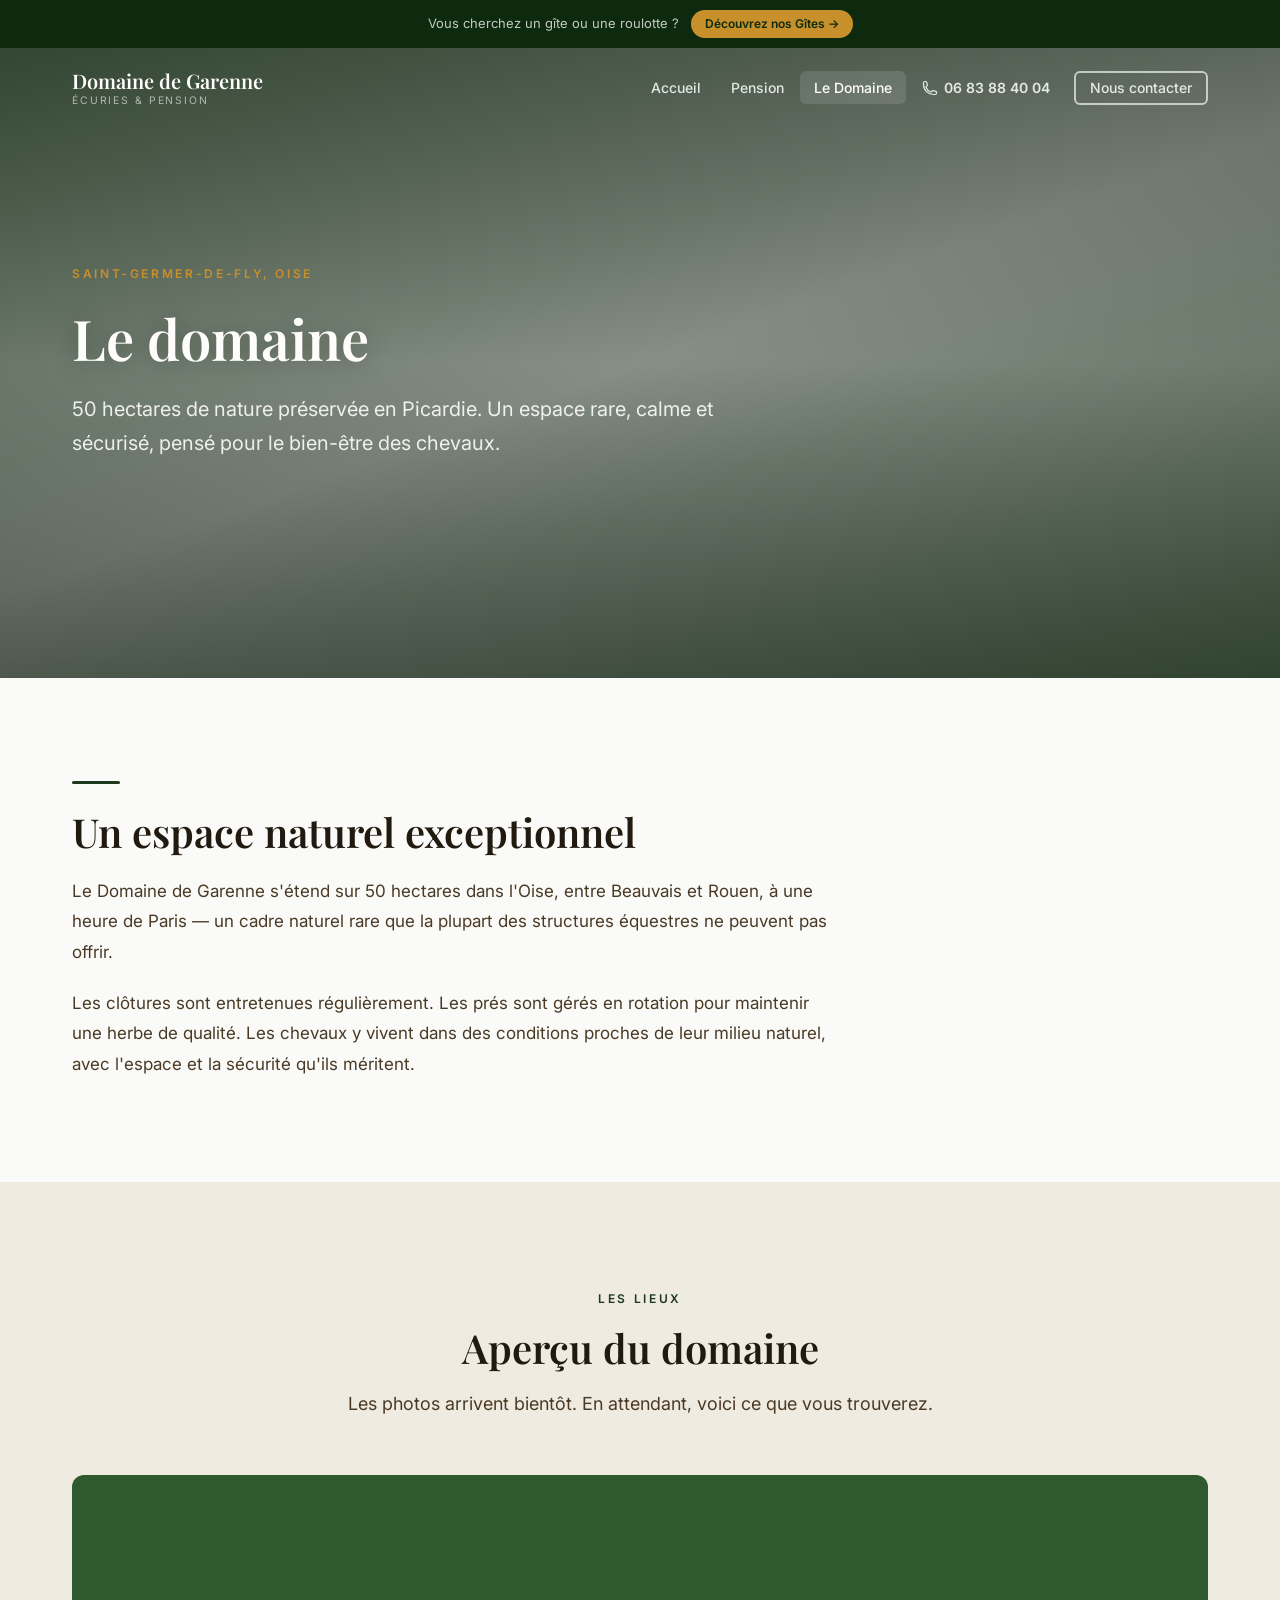
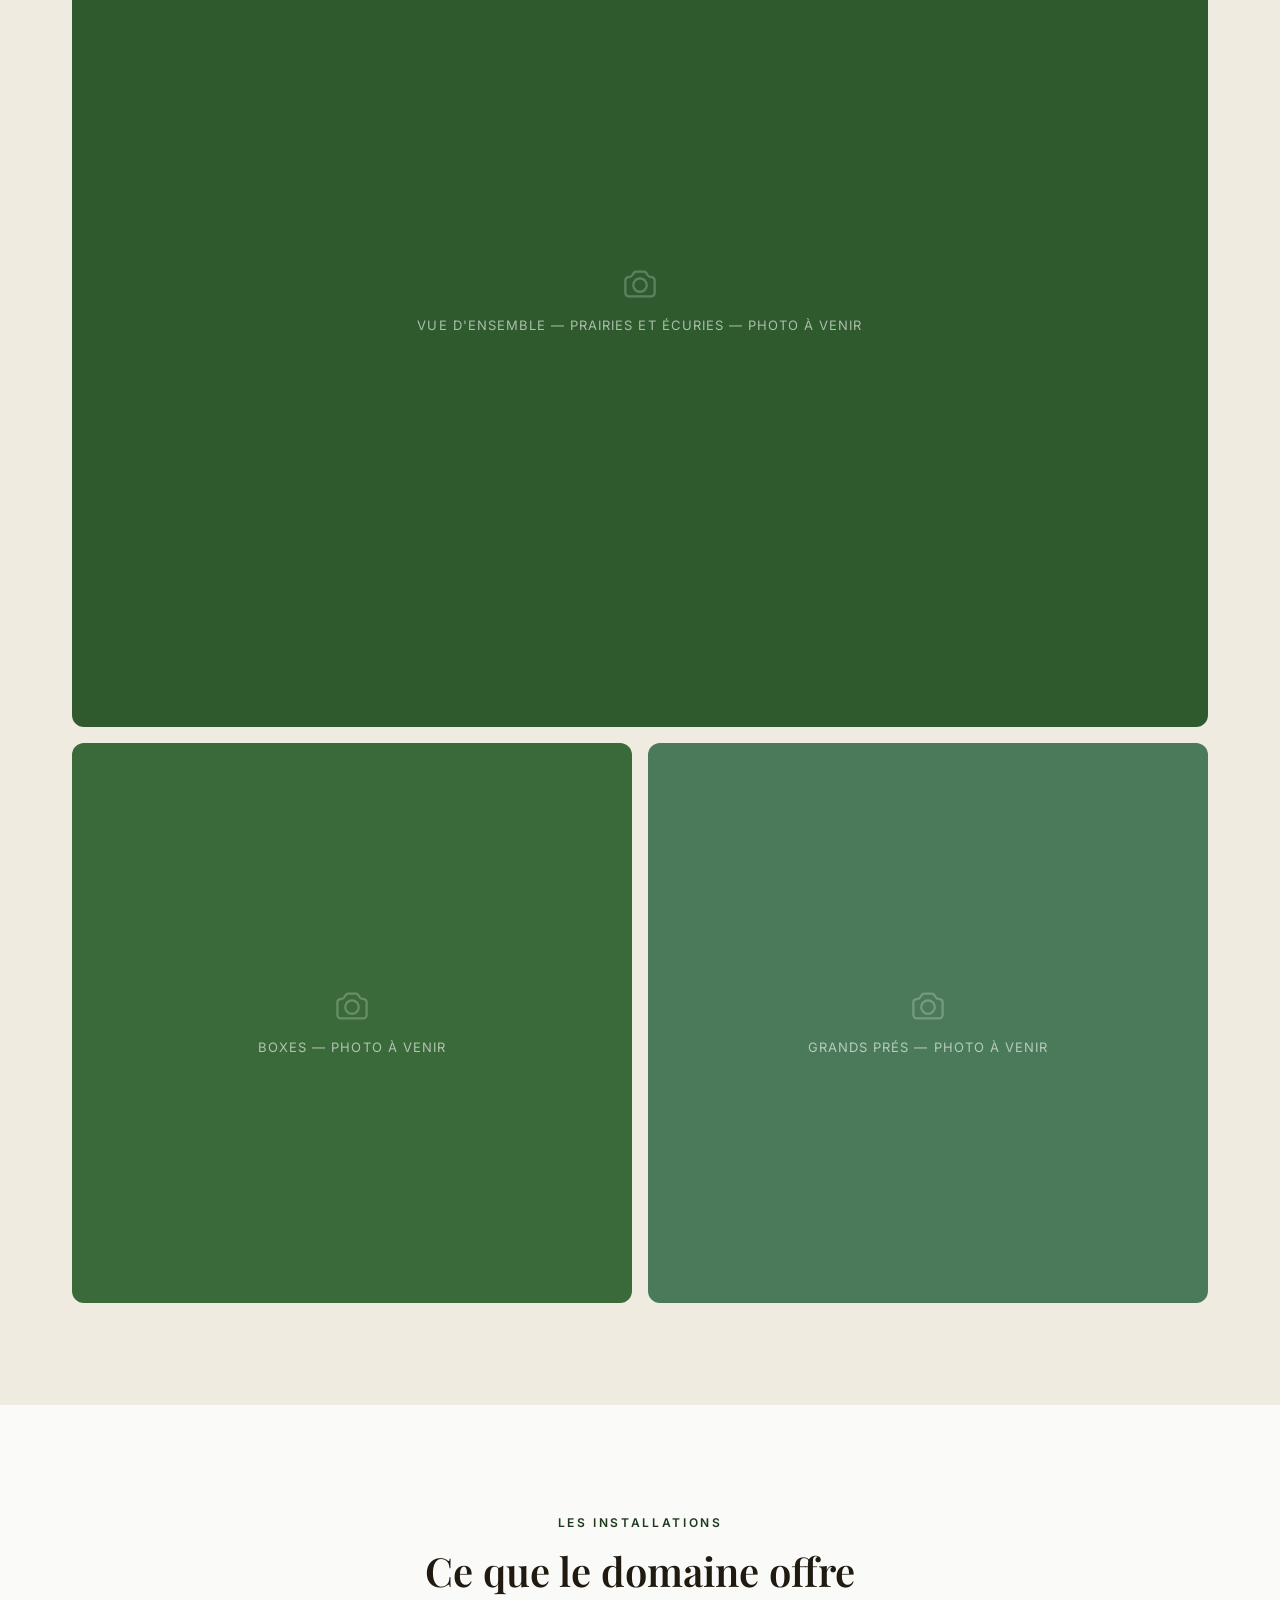
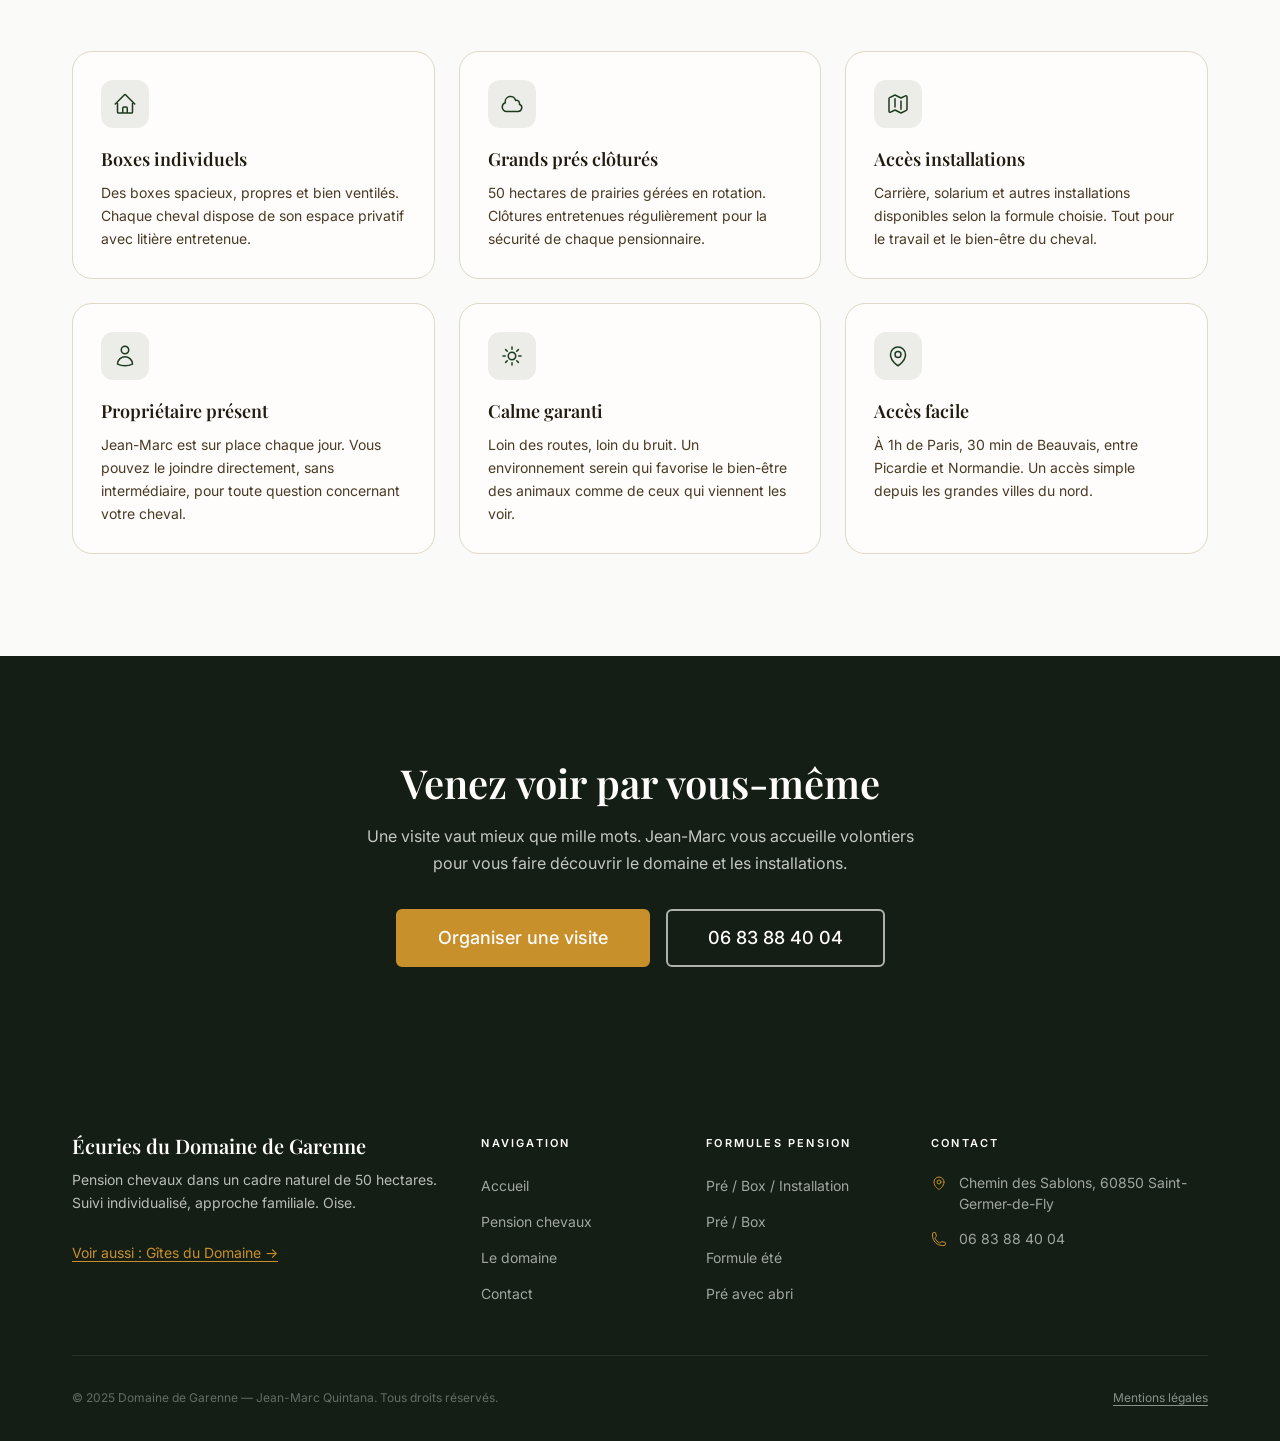
<file: sites/ecuries/domaine.html>
<!DOCTYPE html>
<html lang="fr">
<head>
  <meta charset="UTF-8">
  <meta name="viewport" content="width=device-width, initial-scale=1.0">
  <title>Le Domaine — Écuries du Domaine de Garenne</title>
  <meta name="description" content="50 hectares de prairies et bois en Oise. Boxes individuels, grands prés, installations équestres. Cadre naturel préservé entre Beauvais et Rouen.">
  <link rel="canonical" href="https://ecuries.domainedegarenne.com/domaine.html">
  <meta property="og:title" content="Le Domaine — Écuries du Domaine de Garenne">
  <meta property="og:description" content="50 hectares de prairies et bois en Oise pour votre cheval. Boxes individuels, grands prés, installations équestres. Entre Beauvais et Rouen.">
  <meta property="og:type" content="website">
  <meta property="og:url" content="https://ecuries.domainedegarenne.com/domaine.html">
  <meta property="og:image" content="https://image.jimcdn.com/app/cms/image/transf/none/path/s24de99a107f22e16/backgroundarea/i3a6f55a61ca5f85d/version/1564490510/image.jpg">
  <meta property="og:locale" content="fr_FR">
  <meta property="og:site_name" content="Écuries du Domaine de Garenne">
  <meta name="twitter:card" content="summary_large_image">

  <script type="application/ld+json">
  {
    "@context": "https://schema.org",
    "@type": "BreadcrumbList",
    "itemListElement": [
      { "@type": "ListItem", "position": 1, "name": "Accueil", "item": "https://ecuries.domainedegarenne.com/" },
      { "@type": "ListItem", "position": 2, "name": "Le Domaine", "item": "https://ecuries.domainedegarenne.com/domaine.html" }
    ]
  }
  </script>
  <link rel="icon" type="image/svg+xml" href="/favicon.svg">
  <link rel="apple-touch-icon" href="/favicon.svg">
  <link rel="preconnect" href="https://fonts.googleapis.com">
  <link rel="preconnect" href="https://fonts.gstatic.com" crossorigin>
  <link href="https://fonts.googleapis.com/css2?family=Playfair+Display:ital,wght@0,400;0,600;0,700;1,400;1,600&family=Inter:wght@300;400;500;600&display=swap" rel="stylesheet">
  <link rel="stylesheet" href="css/styles.css?v=2">
</head>
<body>

  <div class="top-banner">
    <p>Vous cherchez un gîte ou une roulotte ? <a href="https://www.domainedegarenne.com">Découvrez nos Gîtes →</a></p>
  </div>

  <header>
    <nav class="nav nav--transparent" aria-label="Navigation principale">
      <div class="container">
        <div class="nav__inner">
          <a href="index.html" class="nav__logo">Domaine de Garenne<small>Écuries & Pension</small></a>
          <ul class="nav__links" role="list">
            <li><a href="index.html" class="nav__link" data-nav-link>Accueil</a></li>
            <li><a href="pension.html" class="nav__link" data-nav-link>Pension</a></li>
            <li><a href="domaine.html" class="nav__link" data-nav-link>Le Domaine</a></li>
            <li><a href="tel:+33683884004" class="nav__link" style="display:inline-flex;align-items:center;gap:0.4rem;font-weight:600;"><svg xmlns="http://www.w3.org/2000/svg" fill="none" viewBox="0 0 24 24" stroke-width="1.8" stroke="currentColor" style="width:1rem;height:1rem;"><path stroke-linecap="round" stroke-linejoin="round" d="M2.25 6.75c0 8.284 6.716 15 15 15h2.25a2.25 2.25 0 0 0 2.25-2.25v-1.372c0-.516-.351-.966-.852-1.091l-4.423-1.106c-.44-.11-.902.055-1.173.417l-.97 1.293c-.282.376-.769.542-1.21.38a12.035 12.035 0 0 1-7.143-7.143c-.162-.441.004-.928.38-1.21l1.293-.97c.363-.271.527-.734.417-1.173L6.963 3.102a1.125 1.125 0 0 0-1.091-.852H4.5A2.25 2.25 0 0 0 2.25 4.5v2.25Z" /></svg>06 83 88 40 04</a></li>
            <li><a href="contact.html" class="nav__link nav__cta btn btn-outline-white btn-sm" data-nav-link>Nous contacter</a></li>
          </ul>
          
          <button class="nav__hamburger" aria-label="Ouvrir le menu" aria-expanded="false">
            <span></span><span></span><span></span>
          </button>
        </div>
      </div>
    </nav>
    <nav class="nav__mobile" aria-label="Menu mobile">
      <a href="index.html" class="nav__mobile-link">Accueil</a>
      <a href="pension.html" class="nav__mobile-link">Pension chevaux</a>
      <a href="domaine.html" class="nav__mobile-link">Le Domaine</a>
      <a href="contact.html" class="nav__mobile-link">Contact</a>
      <p class="nav__mobile-phone"><a href="tel:+33683884004">06 83 88 40 04</a></p>
    </nav>
  </header>

  <main>

    <section class="hero hero--photo" style="min-height:70vh; background-image:url('https://image.jimcdn.com/app/cms/image/transf/none/path/s24de99a107f22e16/backgroundarea/i3a6f55a61ca5f85d/version/1564490510/image.jpg');">
      <div class="hero__overlay"></div>
      <div class="hero__content" style="padding-bottom:4rem;">
        <div class="container">
          <p class="hero__label anim-1">Saint-Germer-de-Fly, Oise</p>
          <h1 class="hero__title anim-2">Le domaine</h1>
          <p class="hero__subtitle anim-3">
            50 hectares de nature préservée en Picardie. Un espace rare, calme et sécurisé, pensé pour le bien-être des chevaux.
          </p>
        </div>
      </div>
    </section>

    <!-- Présentation -->
    <section class="section">
      <div class="container">
        <div style="max-width:760px;" class="reveal">
          <div class="divider"></div>
          <h2 style="margin-bottom:1.25rem;">Un espace naturel exceptionnel</h2>
          <p style="color:var(--c-text-mid);line-height:1.8;margin-bottom:1.25rem;font-size:1.0625rem;">
            Le Domaine de Garenne s'étend sur 50 hectares dans l'Oise, entre Beauvais et Rouen, à une heure de Paris — un cadre naturel rare que la plupart des structures équestres ne peuvent pas offrir.
          </p>
          <p style="color:var(--c-text-mid);line-height:1.8;font-size:1.0625rem;">
            Les clôtures sont entretenues régulièrement. Les prés sont gérés en rotation pour maintenir une herbe de qualité. Les chevaux y vivent dans des conditions proches de leur milieu naturel, avec l'espace et la sécurité qu'ils méritent.
          </p>
        </div>
      </div>
    </section>

    <!-- Galerie -->
    <section class="section section-alt">
      <div class="container">
        <div class="section-header reveal">
          <p class="section-header__label">Les lieux</p>
          <h2 class="section-header__title">Aperçu du domaine</h2>
          <p class="section-header__lead">Les photos arrivent bientôt. En attendant, voici ce que vous trouverez.</p>
        </div>
        <div style="display:grid;grid-template-columns:1fr 1fr;gap:1rem;" class="reveal">
          <div class="photo-ph photo-ph--ratio-4-3" style="background-color:#2E5A2E;grid-column:1/3;">
            <div class="photo-ph__inner">
              <svg xmlns="http://www.w3.org/2000/svg" fill="none" viewBox="0 0 24 24" stroke-width="1.5" stroke="currentColor"><path stroke-linecap="round" stroke-linejoin="round" d="M6.827 6.175A2.31 2.31 0 0 1 5.186 7.23c-.38.054-.757.112-1.134.175C2.999 7.58 2.25 8.507 2.25 9.574V18a2.25 2.25 0 0 0 2.25 2.25h15A2.25 2.25 0 0 0 21.75 18V9.574c0-1.067-.75-1.994-1.802-2.169a47.865 47.865 0 0 0-1.134-.175 2.31 2.31 0 0 1-1.64-1.055l-.822-1.316a2.192 2.192 0 0 0-1.736-1.039 48.774 48.774 0 0 0-5.232 0 2.192 2.192 0 0 0-1.736 1.039l-.821 1.316Z" /><path stroke-linecap="round" stroke-linejoin="round" d="M16.5 12.75a4.5 4.5 0 1 1-9 0 4.5 4.5 0 0 1 9 0Z" /></svg>
              <span>Vue d'ensemble — prairies et écuries — Photo à venir</span>
            </div>
          </div>
          <div class="photo-ph photo-ph--ratio-1-1" style="background-color:#3A6A3A;">
            <div class="photo-ph__inner">
              <svg xmlns="http://www.w3.org/2000/svg" fill="none" viewBox="0 0 24 24" stroke-width="1.5" stroke="currentColor"><path stroke-linecap="round" stroke-linejoin="round" d="M6.827 6.175A2.31 2.31 0 0 1 5.186 7.23c-.38.054-.757.112-1.134.175C2.999 7.58 2.25 8.507 2.25 9.574V18a2.25 2.25 0 0 0 2.25 2.25h15A2.25 2.25 0 0 0 21.75 18V9.574c0-1.067-.75-1.994-1.802-2.169a47.865 47.865 0 0 0-1.134-.175 2.31 2.31 0 0 1-1.64-1.055l-.822-1.316a2.192 2.192 0 0 0-1.736-1.039 48.774 48.774 0 0 0-5.232 0 2.192 2.192 0 0 0-1.736 1.039l-.821 1.316Z" /><path stroke-linecap="round" stroke-linejoin="round" d="M16.5 12.75a4.5 4.5 0 1 1-9 0 4.5 4.5 0 0 1 9 0Z" /></svg>
              <span>Boxes — Photo à venir</span>
            </div>
          </div>
          <div class="photo-ph photo-ph--ratio-1-1" style="background-color:#4A7A5A;">
            <div class="photo-ph__inner">
              <svg xmlns="http://www.w3.org/2000/svg" fill="none" viewBox="0 0 24 24" stroke-width="1.5" stroke="currentColor"><path stroke-linecap="round" stroke-linejoin="round" d="M6.827 6.175A2.31 2.31 0 0 1 5.186 7.23c-.38.054-.757.112-1.134.175C2.999 7.58 2.25 8.507 2.25 9.574V18a2.25 2.25 0 0 0 2.25 2.25h15A2.25 2.25 0 0 0 21.75 18V9.574c0-1.067-.75-1.994-1.802-2.169a47.865 47.865 0 0 0-1.134-.175 2.31 2.31 0 0 1-1.64-1.055l-.822-1.316a2.192 2.192 0 0 0-1.736-1.039 48.774 48.774 0 0 0-5.232 0 2.192 2.192 0 0 0-1.736 1.039l-.821 1.316Z" /><path stroke-linecap="round" stroke-linejoin="round" d="M16.5 12.75a4.5 4.5 0 1 1-9 0 4.5 4.5 0 0 1 9 0Z" /></svg>
              <span>Grands prés — Photo à venir</span>
            </div>
          </div>
        </div>
      </div>
    </section>

    <!-- Points forts détaillés -->
    <section class="section">
      <div class="container">
        <div class="section-header reveal">
          <p class="section-header__label">Les installations</p>
          <h2 class="section-header__title">Ce que le domaine offre</h2>
        </div>
        <div class="grid-3">
          <div class="feature reveal">
            <div class="feature__icon">
              <svg xmlns="http://www.w3.org/2000/svg" fill="none" viewBox="0 0 24 24" stroke-width="1.5" stroke="currentColor"><path stroke-linecap="round" stroke-linejoin="round" d="M2.25 12 11.204 3.045c.44-.439 1.152-.439 1.591 0L21.75 12M4.5 9.75v10.125c0 .621.504 1.125 1.125 1.125H9.75v-4.875c0-.621.504-1.125 1.125-1.125h2.25c.621 0 1.125.504 1.125 1.125V21h4.125c.621 0 1.125-.504 1.125-1.125V9.75M8.25 21h8.25" /></svg>
            </div>
            <div>
              <p class="feature__title">Boxes individuels</p>
              <p class="feature__text">Des boxes spacieux, propres et bien ventilés. Chaque cheval dispose de son espace privatif avec litière entretenue.</p>
            </div>
          </div>
          <div class="feature reveal">
            <div class="feature__icon">
              <svg xmlns="http://www.w3.org/2000/svg" fill="none" viewBox="0 0 24 24" stroke-width="1.5" stroke="currentColor"><path stroke-linecap="round" stroke-linejoin="round" d="M2.25 15a4.5 4.5 0 0 0 4.5 4.5H18a3.75 3.75 0 0 0 1.332-7.257 3 3 0 0 0-3.758-3.848 5.25 5.25 0 0 0-10.233 2.33A4.502 4.502 0 0 0 2.25 15Z" /></svg>
            </div>
            <div>
              <p class="feature__title">Grands prés clôturés</p>
              <p class="feature__text">50 hectares de prairies gérées en rotation. Clôtures entretenues régulièrement pour la sécurité de chaque pensionnaire.</p>
            </div>
          </div>
          <div class="feature reveal">
            <div class="feature__icon">
              <svg xmlns="http://www.w3.org/2000/svg" fill="none" viewBox="0 0 24 24" stroke-width="1.5" stroke="currentColor"><path stroke-linecap="round" stroke-linejoin="round" d="M9 6.75V15m6-6v8.25m.503 3.498 4.875-2.437c.381-.19.622-.58.622-1.006V4.82c0-.836-.88-1.38-1.628-1.006l-3.869 1.934c-.317.159-.69.159-1.006 0L9.503 3.252a1.125 1.125 0 0 0-1.006 0L3.622 5.689C3.24 5.88 3 6.27 3 6.695V19.18c0 .836.88 1.38 1.628 1.006l3.869-1.934c.317-.159.69-.159 1.006 0l4.994 2.497c.317.158.69.158 1.006 0Z" /></svg>
            </div>
            <div>
              <p class="feature__title">Accès installations</p>
              <p class="feature__text">Carrière, solarium et autres installations disponibles selon la formule choisie. Tout pour le travail et le bien-être du cheval.</p>
            </div>
          </div>
          <div class="feature reveal">
            <div class="feature__icon">
              <svg xmlns="http://www.w3.org/2000/svg" fill="none" viewBox="0 0 24 24" stroke-width="1.5" stroke="currentColor"><path stroke-linecap="round" stroke-linejoin="round" d="M15.75 6a3.75 3.75 0 1 1-7.5 0 3.75 3.75 0 0 1 7.5 0ZM4.501 20.118a7.5 7.5 0 0 1 14.998 0A17.933 17.933 0 0 1 12 21.75c-2.676 0-5.216-.584-7.499-1.632Z" /></svg>
            </div>
            <div>
              <p class="feature__title">Propriétaire présent</p>
              <p class="feature__text">Jean-Marc est sur place chaque jour. Vous pouvez le joindre directement, sans intermédiaire, pour toute question concernant votre cheval.</p>
            </div>
          </div>
          <div class="feature reveal">
            <div class="feature__icon">
              <svg xmlns="http://www.w3.org/2000/svg" fill="none" viewBox="0 0 24 24" stroke-width="1.5" stroke="currentColor"><path stroke-linecap="round" stroke-linejoin="round" d="M12 3v2.25m6.364.386-1.591 1.591M21 12h-2.25m-.386 6.364-1.591-1.591M12 18.75V21m-4.773-4.227-1.591 1.591M5.25 12H3m4.227-4.773L5.636 5.636M15.75 12a3.75 3.75 0 1 1-7.5 0 3.75 3.75 0 0 1 7.5 0Z" /></svg>
            </div>
            <div>
              <p class="feature__title">Calme garanti</p>
              <p class="feature__text">Loin des routes, loin du bruit. Un environnement serein qui favorise le bien-être des animaux comme de ceux qui viennent les voir.</p>
            </div>
          </div>
          <div class="feature reveal">
            <div class="feature__icon">
              <svg xmlns="http://www.w3.org/2000/svg" fill="none" viewBox="0 0 24 24" stroke-width="1.5" stroke="currentColor"><path stroke-linecap="round" stroke-linejoin="round" d="M15 10.5a3 3 0 1 1-6 0 3 3 0 0 1 6 0Z" /><path stroke-linecap="round" stroke-linejoin="round" d="M19.5 10.5c0 7.142-7.5 11.25-7.5 11.25S4.5 17.642 4.5 10.5a7.5 7.5 0 1 1 15 0Z" /></svg>
            </div>
            <div>
              <p class="feature__title">Accès facile</p>
              <p class="feature__text">À 1h de Paris, 30 min de Beauvais, entre Picardie et Normandie. Un accès simple depuis les grandes villes du nord.</p>
            </div>
          </div>
        </div>
      </div>
    </section>

    <section class="section section-dark" style="text-align:center;">
      <div class="container">
        <div class="reveal" style="max-width:560px;margin:0 auto;">
          <h2 style="color:var(--c-white);margin-bottom:1rem;">Venez voir par vous-même</h2>
          <p style="color:rgba(255,255,255,0.75);margin-bottom:2rem;">
            Une visite vaut mieux que mille mots. Jean-Marc vous accueille volontiers pour vous faire découvrir le domaine et les installations.
          </p>
          <div style="display:flex;flex-wrap:wrap;gap:1rem;justify-content:center;">
            <a href="contact.html" class="btn btn-accent btn-lg">Organiser une visite</a>
            <a href="tel:+33683884004" class="btn btn-outline-white btn-lg">06 83 88 40 04</a>
          </div>
        </div>
      </div>
    </section>

  </main>

  <footer class="footer">
    <div class="container">
      <div class="footer__grid">
        <div class="footer__brand">
          <h3>Écuries du Domaine de Garenne</h3>
          <p>Pension chevaux dans un cadre naturel de 50 hectares. Suivi individualisé, approche familiale. Oise.</p>
          <a href="https://www.domainedegarenne.com" style="font-size:0.875rem;color:var(--c-accent);text-decoration:underline;text-underline-offset:3px;">Voir aussi : Gîtes du Domaine →</a>
        </div>
        <div>
          <p class="footer__heading">Navigation</p>
          <nav class="footer__nav">
            <a href="index.html">Accueil</a>
            <a href="pension.html">Pension chevaux</a>
            <a href="domaine.html">Le domaine</a>
            <a href="contact.html">Contact</a>
          </nav>
        </div>
        <div>
          <p class="footer__heading">Formules pension</p>
          <nav class="footer__nav">
            <a href="pension.html">Pré / Box / Installation</a>
            <a href="pension.html">Pré / Box</a>
            <a href="pension.html">Formule été</a>
            <a href="pension.html">Pré avec abri</a>
          </nav>
        </div>
        <div>
          <p class="footer__heading">Contact</p>
          <address style="font-style:normal;">
            <p class="footer__contact-item">
              <svg xmlns="http://www.w3.org/2000/svg" fill="none" viewBox="0 0 24 24" stroke-width="1.5" stroke="currentColor"><path stroke-linecap="round" stroke-linejoin="round" d="M15 10.5a3 3 0 1 1-6 0 3 3 0 0 1 6 0Z" /><path stroke-linecap="round" stroke-linejoin="round" d="M19.5 10.5c0 7.142-7.5 11.25-7.5 11.25S4.5 17.642 4.5 10.5a7.5 7.5 0 1 1 15 0Z" /></svg>
              Chemin des Sablons, 60850 Saint-Germer-de-Fly
            </p>
            <p class="footer__contact-item">
              <svg xmlns="http://www.w3.org/2000/svg" fill="none" viewBox="0 0 24 24" stroke-width="1.5" stroke="currentColor"><path stroke-linecap="round" stroke-linejoin="round" d="M2.25 6.75c0 8.284 6.716 15 15 15h2.25a2.25 2.25 0 0 0 2.25-2.25v-1.372c0-.516-.351-.966-.852-1.091l-4.423-1.106c-.44-.11-.902.055-1.173.417l-.97 1.293c-.282.376-.769.542-1.21.38a12.035 12.035 0 0 1-7.143-7.143c-.162-.441.004-.928.38-1.21l1.293-.97c.363-.271.527-.734.417-1.173L6.963 3.102a1.125 1.125 0 0 0-1.091-.852H4.5A2.25 2.25 0 0 0 2.25 4.5v2.25Z" /></svg>
              <a href="tel:+33683884004">06 83 88 40 04</a>
            </p>
          </address>
        </div>
      </div>
      <div class="footer__bottom">
        <p>© 2025 Domaine de Garenne — Jean-Marc Quintana. Tous droits réservés.</p>
        <a href="mentions-legales.html" style="color:rgba(255,255,255,0.5);text-decoration:underline;text-underline-offset:3px;font-size:0.75rem;">Mentions légales</a>
      </div>
    </div>
  </footer>

  <script src="js/main.js?v=2"></script>
</body>
</html>
</file>
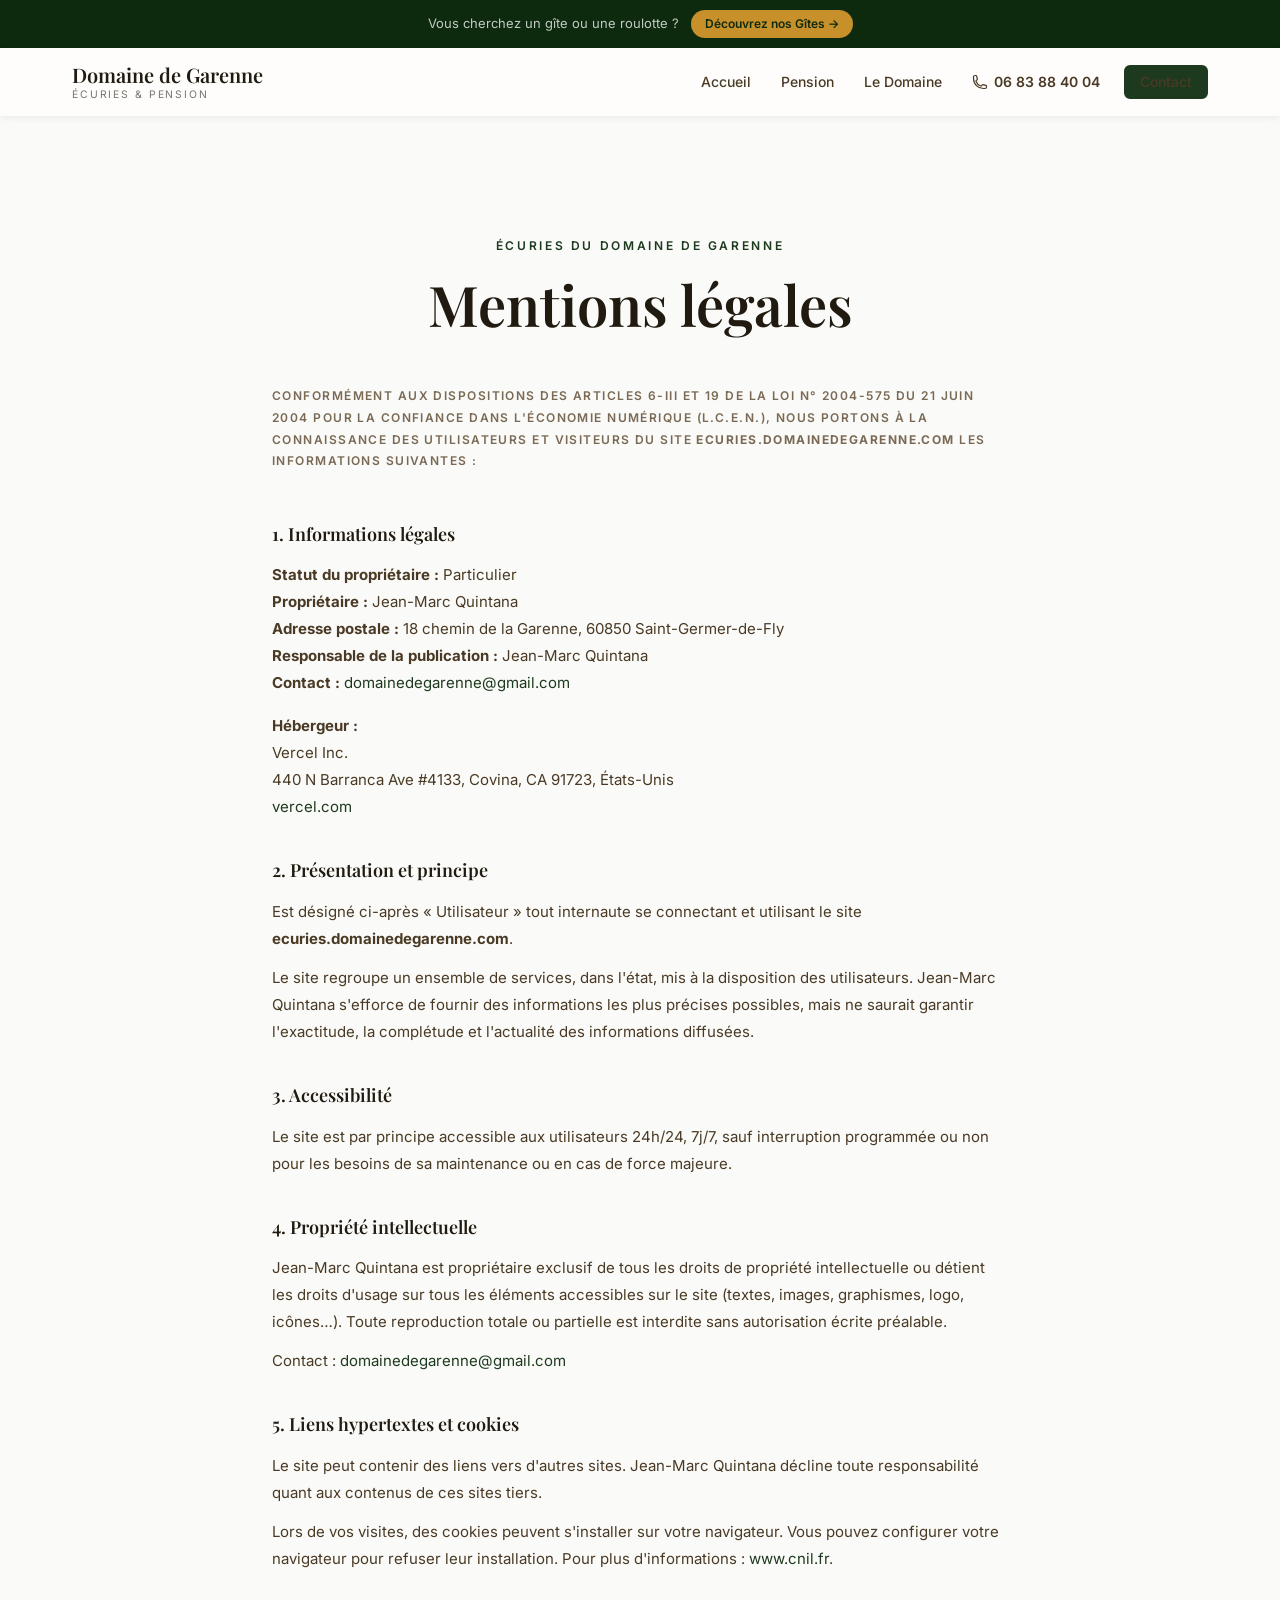
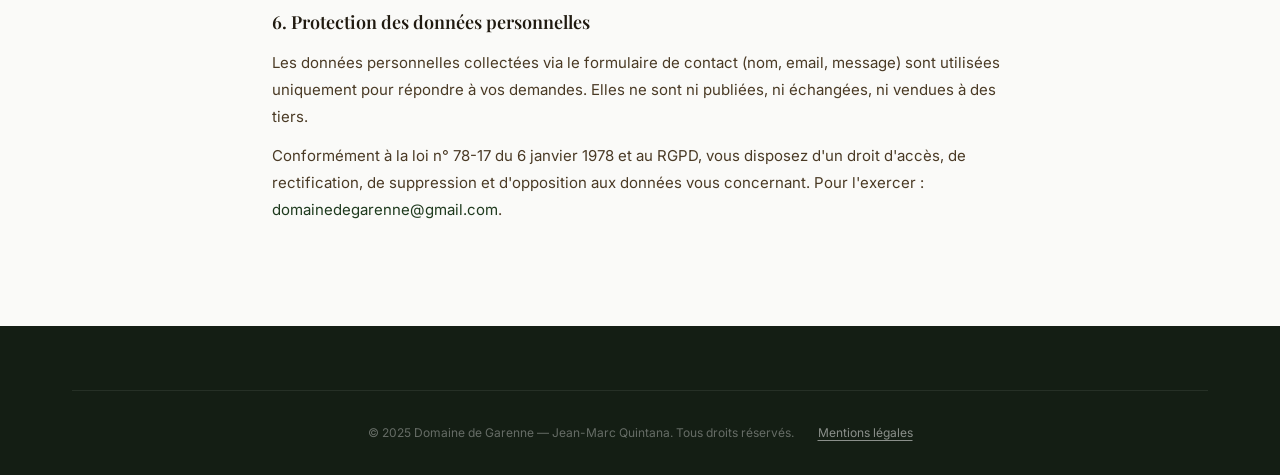
<file: sites/ecuries/mentions-legales.html>
<!DOCTYPE html>
<html lang="fr">
<head>
  <meta charset="UTF-8">
  <meta name="viewport" content="width=device-width, initial-scale=1.0">
  <title>Mentions légales — Écuries du Domaine de Garenne</title>
  <meta name="description" content="Mentions légales du site Écuries du Domaine de Garenne — Pension chevaux. Responsable de publication : Jean-Marc Quintana.">
  <meta name="robots" content="noindex">
  <link rel="canonical" href="https://ecuries.domainedegarenne.com/mentions-legales.html">
  <link rel="icon" type="image/svg+xml" href="/favicon.svg">
  <link rel="apple-touch-icon" href="/favicon.svg">
  <link rel="preconnect" href="https://fonts.googleapis.com">
  <link rel="preconnect" href="https://fonts.gstatic.com" crossorigin>
  <link href="https://fonts.googleapis.com/css2?family=Playfair+Display:ital,wght@0,400;0,600;0,700;1,400;1,600&family=Inter:wght@300;400;500;600&display=swap" rel="stylesheet">
  <link rel="stylesheet" href="css/styles.css?v=2">
</head>
<body>

  <div class="top-banner">
    <p>Vous cherchez un gîte ou une roulotte ? <a href="https://www.domainedegarenne.com">Découvrez nos Gîtes →</a></p>
  </div>

  <header>
    <nav class="nav nav--solid" aria-label="Navigation principale">
      <div class="container">
        <div class="nav__inner">
          <a href="index.html" class="nav__logo">Domaine de Garenne<small>Écuries & Pension</small></a>
          <ul class="nav__links" role="list">
            <li><a href="index.html" class="nav__link" data-nav-link>Accueil</a></li>
            <li><a href="pension.html" class="nav__link" data-nav-link>Pension</a></li>
            <li><a href="domaine.html" class="nav__link" data-nav-link>Le Domaine</a></li>
            <li><a href="tel:+33683884004" class="nav__link" style="display:inline-flex;align-items:center;gap:0.4rem;font-weight:600;"><svg xmlns="http://www.w3.org/2000/svg" fill="none" viewBox="0 0 24 24" stroke-width="1.8" stroke="currentColor" style="width:1rem;height:1rem;"><path stroke-linecap="round" stroke-linejoin="round" d="M2.25 6.75c0 8.284 6.716 15 15 15h2.25a2.25 2.25 0 0 0 2.25-2.25v-1.372c0-.516-.351-.966-.852-1.091l-4.423-1.106c-.44-.11-.902.055-1.173.417l-.97 1.293c-.282.376-.769.542-1.21.38a12.035 12.035 0 0 1-7.143-7.143c-.162-.441.004-.928.38-1.21l1.293-.97c.363-.271.527-.734.417-1.173L6.963 3.102a1.125 1.125 0 0 0-1.091-.852H4.5A2.25 2.25 0 0 0 2.25 4.5v2.25Z" /></svg>06 83 88 40 04</a></li>
            <li><a href="contact.html" class="nav__link nav__cta btn btn-primary btn-sm" data-nav-link>Contact</a></li>
          </ul>
          <button class="nav__hamburger" aria-label="Ouvrir le menu" aria-expanded="false">
            <span></span><span></span><span></span>
          </button>
        </div>
      </div>
    </nav>
    <nav class="nav__mobile" aria-label="Menu mobile">
      <a href="index.html" class="nav__mobile-link">Accueil</a>
      <a href="pension.html" class="nav__mobile-link">Pension chevaux</a>
      <a href="domaine.html" class="nav__mobile-link">Le Domaine</a>
      <a href="contact.html" class="nav__mobile-link">Contact</a>
      <p class="nav__mobile-phone"><a href="tel:+33683884004">06 83 88 40 04</a></p>
    </nav>
  </header>

  <main style="padding-top:5rem;">
    <section class="section">
      <div class="container" style="max-width:800px;">

        <div class="section-header" style="margin-bottom:3rem;">
          <p class="section-header__label">Écuries du Domaine de Garenne</p>
          <h1 class="section-header__title">Mentions légales</h1>
        </div>

        <div style="display:flex;flex-direction:column;gap:2.5rem;font-size:0.9375rem;line-height:1.8;color:var(--c-text-mid);">

          <div>
            <p style="font-size:0.75rem;font-weight:600;letter-spacing:0.12em;text-transform:uppercase;color:var(--c-text-light);margin-bottom:0.75rem;">Conformément aux dispositions des articles 6-III et 19 de la Loi n° 2004-575 du 21 juin 2004 pour la Confiance dans l'économie numérique (L.C.E.N.), nous portons à la connaissance des utilisateurs et visiteurs du site <strong>ecuries.domainedegarenne.com</strong> les informations suivantes :</p>
          </div>

          <div>
            <h2 style="font-size:1.125rem;color:var(--c-text);margin-bottom:1rem;">1. Informations légales</h2>
            <p><strong>Statut du propriétaire :</strong> Particulier</p>
            <p><strong>Propriétaire :</strong> Jean-Marc Quintana</p>
            <p><strong>Adresse postale :</strong> 18 chemin de la Garenne, 60850 Saint-Germer-de-Fly</p>
            <p><strong>Responsable de la publication :</strong> Jean-Marc Quintana</p>
            <p><strong>Contact :</strong> <a href="mailto:domainedegarenne@gmail.com" style="color:var(--c-primary);">domainedegarenne@gmail.com</a></p>
            <p style="margin-top:1rem;"><strong>Hébergeur :</strong><br>
              Vercel Inc.<br>
              440 N Barranca Ave #4133, Covina, CA 91723, États-Unis<br>
              <a href="https://vercel.com" target="_blank" rel="noopener" style="color:var(--c-primary);">vercel.com</a>
            </p>
          </div>

          <div>
            <h2 style="font-size:1.125rem;color:var(--c-text);margin-bottom:1rem;">2. Présentation et principe</h2>
            <p>Est désigné ci-après « Utilisateur » tout internaute se connectant et utilisant le site <strong>ecuries.domainedegarenne.com</strong>.</p>
            <p style="margin-top:0.75rem;">Le site regroupe un ensemble de services, dans l'état, mis à la disposition des utilisateurs. Jean-Marc Quintana s'efforce de fournir des informations les plus précises possibles, mais ne saurait garantir l'exactitude, la complétude et l'actualité des informations diffusées.</p>
          </div>

          <div>
            <h2 style="font-size:1.125rem;color:var(--c-text);margin-bottom:1rem;">3. Accessibilité</h2>
            <p>Le site est par principe accessible aux utilisateurs 24h/24, 7j/7, sauf interruption programmée ou non pour les besoins de sa maintenance ou en cas de force majeure.</p>
          </div>

          <div>
            <h2 style="font-size:1.125rem;color:var(--c-text);margin-bottom:1rem;">4. Propriété intellectuelle</h2>
            <p>Jean-Marc Quintana est propriétaire exclusif de tous les droits de propriété intellectuelle ou détient les droits d'usage sur tous les éléments accessibles sur le site (textes, images, graphismes, logo, icônes…). Toute reproduction totale ou partielle est interdite sans autorisation écrite préalable.</p>
            <p style="margin-top:0.75rem;">Contact : <a href="mailto:domainedegarenne@gmail.com" style="color:var(--c-primary);">domainedegarenne@gmail.com</a></p>
          </div>

          <div>
            <h2 style="font-size:1.125rem;color:var(--c-text);margin-bottom:1rem;">5. Liens hypertextes et cookies</h2>
            <p>Le site peut contenir des liens vers d'autres sites. Jean-Marc Quintana décline toute responsabilité quant aux contenus de ces sites tiers.</p>
            <p style="margin-top:0.75rem;">Lors de vos visites, des cookies peuvent s'installer sur votre navigateur. Vous pouvez configurer votre navigateur pour refuser leur installation. Pour plus d'informations : <a href="https://www.cnil.fr" target="_blank" rel="noopener" style="color:var(--c-primary);">www.cnil.fr</a>.</p>
          </div>

          <div>
            <h2 style="font-size:1.125rem;color:var(--c-text);margin-bottom:1rem;">6. Protection des données personnelles</h2>
            <p>Les données personnelles collectées via le formulaire de contact (nom, email, message) sont utilisées uniquement pour répondre à vos demandes. Elles ne sont ni publiées, ni échangées, ni vendues à des tiers.</p>
            <p style="margin-top:0.75rem;">Conformément à la loi n° 78-17 du 6 janvier 1978 et au RGPD, vous disposez d'un droit d'accès, de rectification, de suppression et d'opposition aux données vous concernant. Pour l'exercer : <a href="mailto:domainedegarenne@gmail.com" style="color:var(--c-primary);">domainedegarenne@gmail.com</a>.</p>
          </div>

        </div>
      </div>
    </section>
  </main>

  <footer class="footer">
    <div class="container">
      <div class="footer__bottom" style="justify-content:center;gap:1.5rem;flex-wrap:wrap;">
        <p>© 2025 Domaine de Garenne — Jean-Marc Quintana. Tous droits réservés.</p>
        <a href="mentions-legales.html" style="color:rgba(255,255,255,0.5);text-decoration:underline;text-underline-offset:3px;font-size:0.75rem;">Mentions légales</a>
      </div>
    </div>
  </footer>

  <script src="js/main.js?v=2"></script>
</body>
</html>
</file>
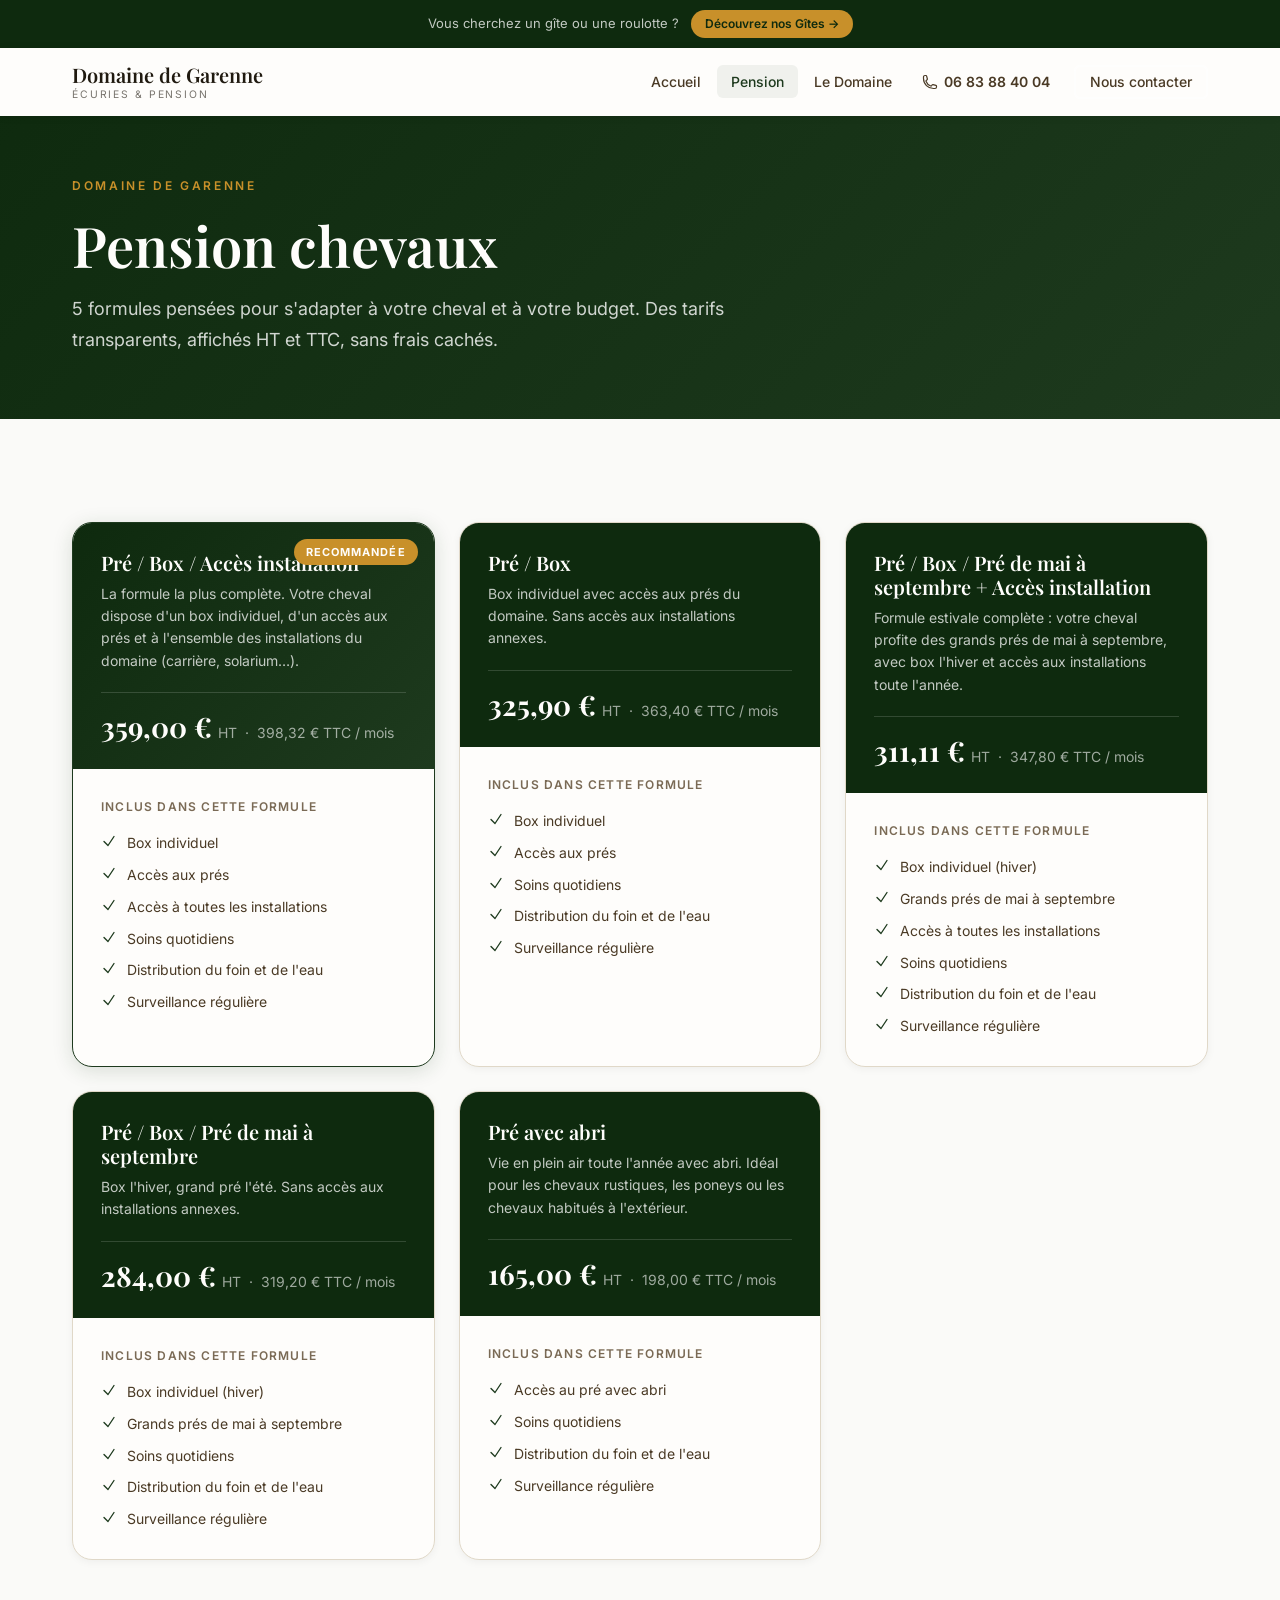
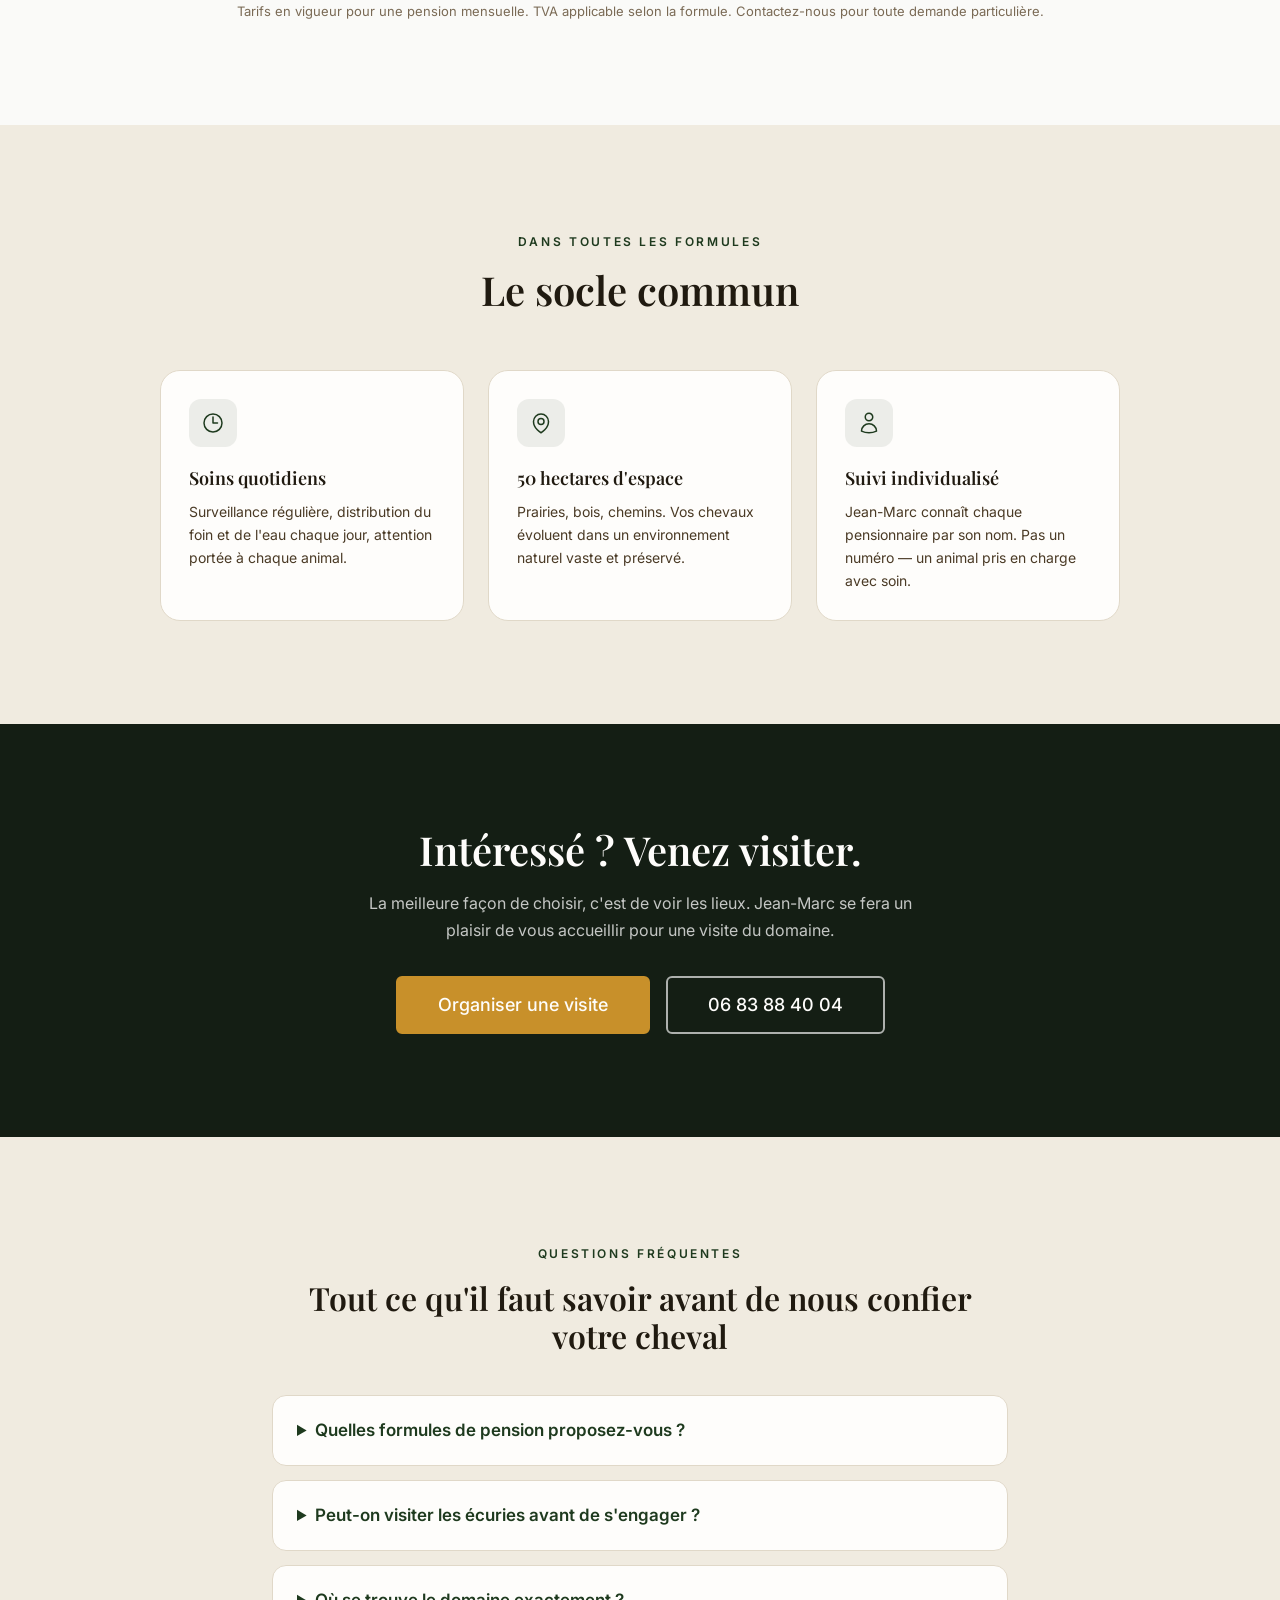
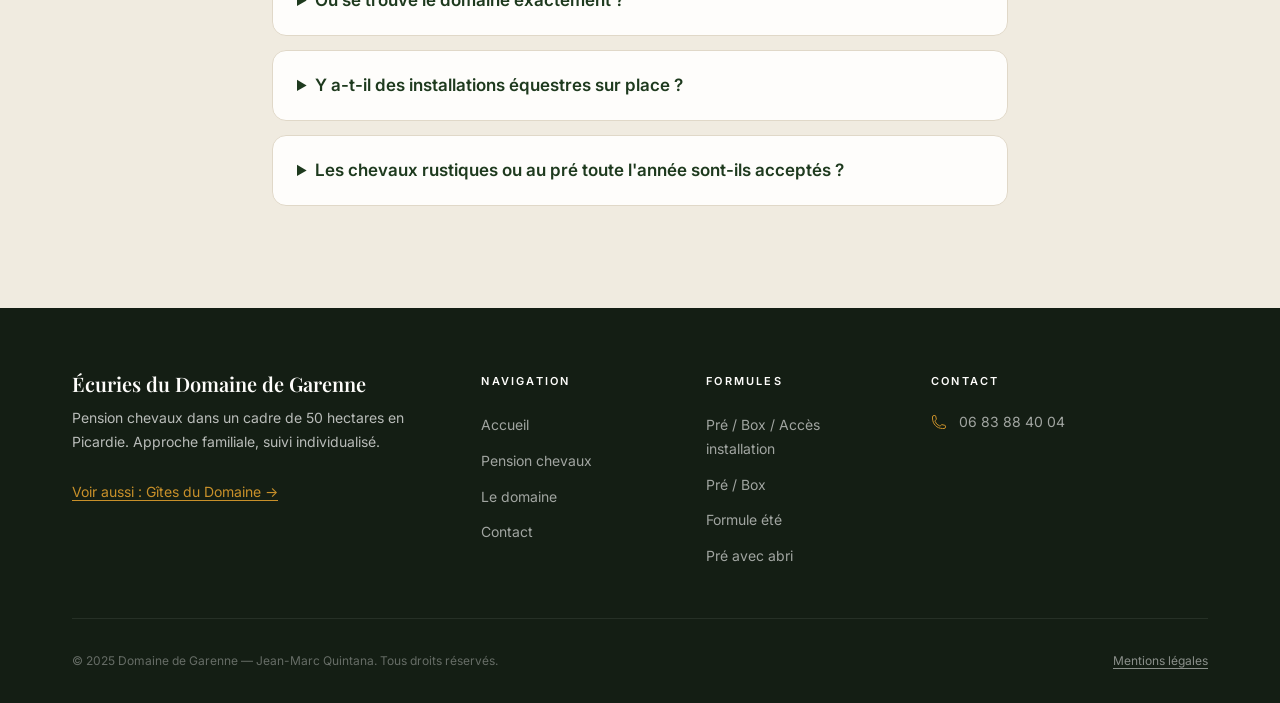
<file: sites/ecuries/pension.html>
<!DOCTYPE html>
<html lang="fr">
<head>
  <meta charset="UTF-8">
  <meta name="viewport" content="width=device-width, initial-scale=1.0">
  <title>Pension Chevaux — Formules & Tarifs — Écuries du Domaine de Garenne</title>
  <meta name="description" content="5 formules de pension chevaux à Saint-Germer-de-Fly (Oise). Box, prés, accès installations. Tarifs HT et TTC. Suivi individualisé, 50 hectares.">
  <link rel="canonical" href="https://ecuries.domainedegarenne.com/pension.html">
  <meta property="og:title" content="Pension Chevaux — Formules & Tarifs — Domaine de Garenne">
  <meta property="og:description" content="5 formules claires de 165€ à 359€ HT/mois. Box individuels, grands prés, accès installations. Saint-Germer-de-Fly, Oise.">
  <meta property="og:type" content="website">
  <meta property="og:url" content="https://ecuries.domainedegarenne.com/pension.html">
  <meta property="og:image" content="https://image.jimcdn.com/app/cms/image/transf/none/path/s24de99a107f22e16/backgroundarea/i3a6f55a61ca5f85d/version/1564490510/image.jpg">
  <meta property="og:locale" content="fr_FR">
  <meta property="og:site_name" content="Écuries du Domaine de Garenne">
  <meta name="twitter:card" content="summary_large_image">

  <script type="application/ld+json">
  {
    "@context": "https://schema.org",
    "@type": "BreadcrumbList",
    "itemListElement": [
      { "@type": "ListItem", "position": 1, "name": "Accueil", "item": "https://ecuries.domainedegarenne.com/" },
      { "@type": "ListItem", "position": 2, "name": "Pension Chevaux", "item": "https://ecuries.domainedegarenne.com/pension.html" }
    ]
  }
  </script>

  <script type="application/ld+json">
  {
    "@context": "https://schema.org",
    "@type": "Service",
    "serviceType": "Pension chevaux",
    "name": "Pension chevaux — Domaine de Garenne",
    "description": "Pension chevaux en Oise avec 5 formules : box/pré/installations, formules mixtes hiver/été, pré avec abri. 50 hectares à Saint-Germer-de-Fly.",
    "provider": {
      "@type": "LocalBusiness",
      "name": "Écuries du Domaine de Garenne",
      "telephone": "+33683884004",
      "address": {
        "@type": "PostalAddress",
        "streetAddress": "Chemin des Sablons",
        "addressLocality": "Saint-Germer-de-Fly",
        "postalCode": "60850",
        "addressRegion": "Oise",
        "addressCountry": "FR"
      }
    },
    "areaServed": { "@type": "AdministrativeArea", "name": "Oise, Picardie, Pays de Bray" },
    "offers": [
      { "@type": "Offer", "name": "Pré / Box / Accès installation", "price": "359.00", "priceCurrency": "EUR", "priceSpecification": { "@type": "UnitPriceSpecification", "price": "359.00", "priceCurrency": "EUR", "unitText": "MON", "valueAddedTaxIncluded": false }, "description": "Formule complète : box individuel, accès aux prés et à toutes les installations (carrière, solarium)." },
      { "@type": "Offer", "name": "Pré / Box", "price": "325.90", "priceCurrency": "EUR", "priceSpecification": { "@type": "UnitPriceSpecification", "price": "325.90", "priceCurrency": "EUR", "unitText": "MON", "valueAddedTaxIncluded": false }, "description": "Box individuel avec accès aux prés. Sans accès aux installations annexes." },
      { "@type": "Offer", "name": "Pré / Box / Pré été + Installations", "price": "311.11", "priceCurrency": "EUR", "priceSpecification": { "@type": "UnitPriceSpecification", "price": "311.11", "priceCurrency": "EUR", "unitText": "MON", "valueAddedTaxIncluded": false }, "description": "Formule estivale : grands prés de mai à septembre, box l'hiver, installations toute l'année." },
      { "@type": "Offer", "name": "Pré / Box / Pré été", "price": "284.00", "priceCurrency": "EUR", "priceSpecification": { "@type": "UnitPriceSpecification", "price": "284.00", "priceCurrency": "EUR", "unitText": "MON", "valueAddedTaxIncluded": false }, "description": "Box hiver, grand pré été. Sans installations annexes." },
      { "@type": "Offer", "name": "Pré avec abri", "price": "165.00", "priceCurrency": "EUR", "priceSpecification": { "@type": "UnitPriceSpecification", "price": "165.00", "priceCurrency": "EUR", "unitText": "MON", "valueAddedTaxIncluded": false }, "description": "Vie en plein air toute l'année avec abri. Idéal chevaux rustiques, poneys." }
    ]
  }
  </script>

  <script type="application/ld+json">
  {
    "@context": "https://schema.org",
    "@type": "FAQPage",
    "mainEntity": [
      {
        "@type": "Question",
        "name": "Quelles formules de pension proposez-vous ?",
        "acceptedAnswer": { "@type": "Answer", "text": "Nous proposons 5 formules de 165 € à 359 € HT/mois : pré avec abri (vie extérieure), pré/box, pré/box avec pré estival, et formule complète avec accès aux installations. Chaque formule inclut soins quotidiens, foin, eau et surveillance." }
      },
      {
        "@type": "Question",
        "name": "Peut-on visiter les écuries avant de s'engager ?",
        "acceptedAnswer": { "@type": "Answer", "text": "Oui, les visites sont vivement recommandées. Jean-Marc vous accueille sur place pour vous faire découvrir les 50 hectares, les box, les prés et les installations. Contactez-le au 06 83 88 40 04 pour convenir d'un rendez-vous." }
      },
      {
        "@type": "Question",
        "name": "Où se trouve le domaine exactement ?",
        "acceptedAnswer": { "@type": "Answer", "text": "Les Écuries du Domaine de Garenne sont situées Chemin des Sablons, 60850 Saint-Germer-de-Fly, dans l'Oise (Picardie). En voiture : 1h de Paris, 30 min de Beauvais, 1h de Rouen." }
      },
      {
        "@type": "Question",
        "name": "Y a-t-il des installations équestres sur place ?",
        "acceptedAnswer": { "@type": "Answer", "text": "Oui, carrière et solarium accessibles via les formules \"accès installations\". Les 50 hectares offrent également de grands espaces pour le débourrage, la détente et les balades." }
      },
      {
        "@type": "Question",
        "name": "Les chevaux rustiques ou au pré toute l'année sont-ils acceptés ?",
        "acceptedAnswer": { "@type": "Answer", "text": "Absolument. La formule \"Pré avec abri\" à 165 € HT/mois est pensée pour les chevaux rustiques et les poneys qui vivent dehors toute l'année. Abri, clôtures sécurisées, soins quotidiens inclus." }
      }
    ]
  }
  </script>
  <link rel="icon" type="image/svg+xml" href="/favicon.svg">
  <link rel="apple-touch-icon" href="/favicon.svg">
  <link rel="preconnect" href="https://fonts.googleapis.com">
  <link rel="preconnect" href="https://fonts.gstatic.com" crossorigin>
  <link href="https://fonts.googleapis.com/css2?family=Playfair+Display:ital,wght@0,400;0,600;0,700;1,400;1,600&family=Inter:wght@300;400;500;600&display=swap" rel="stylesheet">
  <link rel="stylesheet" href="css/styles.css?v=2">
</head>
<body>

  <div class="top-banner">
    <p>Vous cherchez un gîte ou une roulotte ? <a href="https://www.domainedegarenne.com">Découvrez nos Gîtes →</a></p>
  </div>

  <header>
    <nav class="nav nav--transparent" aria-label="Navigation principale">
      <div class="container">
        <div class="nav__inner">
          <a href="index.html" class="nav__logo">Domaine de Garenne<small>Écuries & Pension</small></a>
          <ul class="nav__links" role="list">
            <li><a href="index.html" class="nav__link" data-nav-link>Accueil</a></li>
            <li><a href="pension.html" class="nav__link" data-nav-link>Pension</a></li>
            <li><a href="domaine.html" class="nav__link" data-nav-link>Le Domaine</a></li>
            <li><a href="tel:+33683884004" class="nav__link" style="display:inline-flex;align-items:center;gap:0.4rem;font-weight:600;"><svg xmlns="http://www.w3.org/2000/svg" fill="none" viewBox="0 0 24 24" stroke-width="1.8" stroke="currentColor" style="width:1rem;height:1rem;"><path stroke-linecap="round" stroke-linejoin="round" d="M2.25 6.75c0 8.284 6.716 15 15 15h2.25a2.25 2.25 0 0 0 2.25-2.25v-1.372c0-.516-.351-.966-.852-1.091l-4.423-1.106c-.44-.11-.902.055-1.173.417l-.97 1.293c-.282.376-.769.542-1.21.38a12.035 12.035 0 0 1-7.143-7.143c-.162-.441.004-.928.38-1.21l1.293-.97c.363-.271.527-.734.417-1.173L6.963 3.102a1.125 1.125 0 0 0-1.091-.852H4.5A2.25 2.25 0 0 0 2.25 4.5v2.25Z" /></svg>06 83 88 40 04</a></li>
            <li><a href="contact.html" class="nav__link nav__cta btn btn-outline-white btn-sm" data-nav-link>Nous contacter</a></li>
          </ul>
          
          <button class="nav__hamburger" aria-label="Ouvrir le menu" aria-expanded="false">
            <span></span><span></span><span></span>
          </button>
        </div>
      </div>
    </nav>
    <nav class="nav__mobile" aria-label="Menu mobile">
      <a href="index.html" class="nav__mobile-link">Accueil</a>
      <a href="pension.html" class="nav__mobile-link">Pension chevaux</a>
      <a href="domaine.html" class="nav__mobile-link">Le Domaine</a>
      <a href="contact.html" class="nav__mobile-link">Contact</a>
      <p class="nav__mobile-phone"><a href="tel:+33683884004">06 83 88 40 04</a></p>
    </nav>
  </header>

  <main>

    <section style="background:linear-gradient(135deg,var(--c-primary-dark) 0%,var(--c-primary) 100%);padding-top:8rem;padding-bottom:4rem;">
      <div class="container">
        <p style="font-size:0.75rem;font-weight:600;letter-spacing:0.22em;text-transform:uppercase;color:var(--c-accent);margin-bottom:0.875rem;" class="anim-1">Domaine de Garenne</p>
        <h1 style="color:var(--c-white);margin-bottom:1rem;" class="anim-2">Pension chevaux</h1>
        <p style="color:rgba(255,255,255,0.8);font-size:1.125rem;max-width:44rem;line-height:1.7;" class="anim-3">
          5 formules pensées pour s'adapter à votre cheval et à votre budget. Des tarifs transparents, affichés HT et TTC, sans frais cachés.
        </p>
      </div>
    </section>

    <!-- Formules (chargées par JS) -->
    <section class="section">
      <div class="container">
        <div id="formules-grid" class="grid-3" style="gap:1.5rem;">
          <div class="loading-placeholder"></div>
          <div class="loading-placeholder"></div>
          <div class="loading-placeholder"></div>
          <div class="loading-placeholder" style="opacity:0.6;"></div>
          <div class="loading-placeholder" style="opacity:0.4;"></div>
        </div>

        <p style="text-align:center;font-size:0.8125rem;color:var(--c-text-light);margin-top:2.5rem;" class="reveal">
          Tarifs en vigueur pour une pension mensuelle. TVA applicable selon la formule. Contactez-nous pour toute demande particulière.
        </p>
      </div>
    </section>

    <!-- Ce qui est toujours inclus -->
    <section class="section section-alt">
      <div class="container">
        <div class="section-header reveal">
          <p class="section-header__label">Dans toutes les formules</p>
          <h2 class="section-header__title">Le socle commun</h2>
        </div>
        <div class="grid-3" style="max-width:960px;margin:0 auto;">
          <div class="feature reveal">
            <div class="feature__icon">
              <svg xmlns="http://www.w3.org/2000/svg" fill="none" viewBox="0 0 24 24" stroke-width="1.5" stroke="currentColor"><path stroke-linecap="round" stroke-linejoin="round" d="M12 6v6h4.5m4.5 0a9 9 0 1 1-18 0 9 9 0 0 1 18 0Z" /></svg>
            </div>
            <div>
              <p class="feature__title">Soins quotidiens</p>
              <p class="feature__text">Surveillance régulière, distribution du foin et de l'eau chaque jour, attention portée à chaque animal.</p>
            </div>
          </div>
          <div class="feature reveal">
            <div class="feature__icon">
              <svg xmlns="http://www.w3.org/2000/svg" fill="none" viewBox="0 0 24 24" stroke-width="1.5" stroke="currentColor"><path stroke-linecap="round" stroke-linejoin="round" d="M15 10.5a3 3 0 1 1-6 0 3 3 0 0 1 6 0Z" /><path stroke-linecap="round" stroke-linejoin="round" d="M19.5 10.5c0 7.142-7.5 11.25-7.5 11.25S4.5 17.642 4.5 10.5a7.5 7.5 0 1 1 15 0Z" /></svg>
            </div>
            <div>
              <p class="feature__title">50 hectares d'espace</p>
              <p class="feature__text">Prairies, bois, chemins. Vos chevaux évoluent dans un environnement naturel vaste et préservé.</p>
            </div>
          </div>
          <div class="feature reveal">
            <div class="feature__icon">
              <svg xmlns="http://www.w3.org/2000/svg" fill="none" viewBox="0 0 24 24" stroke-width="1.5" stroke="currentColor"><path stroke-linecap="round" stroke-linejoin="round" d="M15.75 6a3.75 3.75 0 1 1-7.5 0 3.75 3.75 0 0 1 7.5 0ZM4.501 20.118a7.5 7.5 0 0 1 14.998 0A17.933 17.933 0 0 1 12 21.75c-2.676 0-5.216-.584-7.499-1.632Z" /></svg>
            </div>
            <div>
              <p class="feature__title">Suivi individualisé</p>
              <p class="feature__text">Jean-Marc connaît chaque pensionnaire par son nom. Pas un numéro — un animal pris en charge avec soin.</p>
            </div>
          </div>
        </div>
      </div>
    </section>

    <!-- CTA visite -->
    <section class="section section-dark" style="text-align:center;">
      <div class="container">
        <div class="reveal" style="max-width:560px;margin:0 auto;">
          <h2 style="color:var(--c-white);margin-bottom:1rem;">Intéressé ? Venez visiter.</h2>
          <p style="color:rgba(255,255,255,0.75);margin-bottom:2rem;">
            La meilleure façon de choisir, c'est de voir les lieux. Jean-Marc se fera un plaisir de vous accueillir pour une visite du domaine.
          </p>
          <div style="display:flex;flex-wrap:wrap;gap:1rem;justify-content:center;">
            <a href="contact.html" class="btn btn-accent btn-lg">Organiser une visite</a>
            <a href="tel:+33683884004" class="btn btn-outline-white btn-lg">06 83 88 40 04</a>
          </div>
        </div>
      </div>
    </section>

    <section class="section" id="faq" style="background:var(--c-bg-warm);">
      <div class="container" style="max-width:800px;">
        <div class="section-header reveal" style="margin-bottom:2.5rem;">
          <p class="section-header__label">Questions fréquentes</p>
          <h2 class="section-header__title" style="font-size:2rem;">Tout ce qu'il faut savoir avant de nous confier votre cheval</h2>
        </div>
        <div class="faq reveal" style="display:flex;flex-direction:column;gap:0.875rem;">
          <details class="faq__item" style="background:var(--c-white);border:1px solid var(--c-border);border-radius:0.875rem;padding:1.25rem 1.5rem;">
            <summary style="font-weight:600;font-size:1.0625rem;cursor:pointer;color:var(--c-primary);">Quelles formules de pension proposez-vous ?</summary>
            <p style="margin-top:1rem;color:var(--c-text-mid);line-height:1.7;">Nous proposons <strong>5 formules de 165 € à 359 € HT/mois</strong> : pré avec abri (vie extérieure), pré/box, pré/box avec pré estival, et formule complète avec accès aux installations (carrière, solarium). Chaque formule inclut soins quotidiens, foin, eau et surveillance.</p>
          </details>
          <details class="faq__item" style="background:var(--c-white);border:1px solid var(--c-border);border-radius:0.875rem;padding:1.25rem 1.5rem;">
            <summary style="font-weight:600;font-size:1.0625rem;cursor:pointer;color:var(--c-primary);">Peut-on visiter les écuries avant de s'engager ?</summary>
            <p style="margin-top:1rem;color:var(--c-text-mid);line-height:1.7;">Oui, les visites sont vivement recommandées. Jean-Marc vous accueille sur place pour vous faire découvrir les 50 hectares, les box, les prés et les installations. Contactez-le au <a href="tel:+33683884004" style="color:var(--c-primary);font-weight:600;">06 83 88 40 04</a> pour convenir d'un rendez-vous.</p>
          </details>
          <details class="faq__item" style="background:var(--c-white);border:1px solid var(--c-border);border-radius:0.875rem;padding:1.25rem 1.5rem;">
            <summary style="font-weight:600;font-size:1.0625rem;cursor:pointer;color:var(--c-primary);">Où se trouve le domaine exactement ?</summary>
            <p style="margin-top:1rem;color:var(--c-text-mid);line-height:1.7;">Les Écuries du Domaine de Garenne sont situées <strong>Chemin des Sablons, 60850 Saint-Germer-de-Fly</strong>, dans l'Oise (Picardie). En voiture : <strong>1h de Paris</strong>, <strong>30 min de Beauvais</strong>, <strong>1h de Rouen</strong>.</p>
          </details>
          <details class="faq__item" style="background:var(--c-white);border:1px solid var(--c-border);border-radius:0.875rem;padding:1.25rem 1.5rem;">
            <summary style="font-weight:600;font-size:1.0625rem;cursor:pointer;color:var(--c-primary);">Y a-t-il des installations équestres sur place ?</summary>
            <p style="margin-top:1rem;color:var(--c-text-mid);line-height:1.7;">Oui, <strong>carrière et solarium</strong> accessibles via les formules « accès installations ». Les 50 hectares offrent également de grands espaces pour le débourrage, la détente et les balades.</p>
          </details>
          <details class="faq__item" style="background:var(--c-white);border:1px solid var(--c-border);border-radius:0.875rem;padding:1.25rem 1.5rem;">
            <summary style="font-weight:600;font-size:1.0625rem;cursor:pointer;color:var(--c-primary);">Les chevaux rustiques ou au pré toute l'année sont-ils acceptés ?</summary>
            <p style="margin-top:1rem;color:var(--c-text-mid);line-height:1.7;">Absolument. La formule <strong>« Pré avec abri » à 165 € HT/mois</strong> est pensée pour les chevaux rustiques et les poneys qui vivent dehors toute l'année. Abri, clôtures sécurisées, soins quotidiens inclus.</p>
          </details>
        </div>
      </div>
    </section>

  </main>

  <footer class="footer">
    <div class="container">
      <div class="footer__grid">
        <div class="footer__brand">
          <h3>Écuries du Domaine de Garenne</h3>
          <p>Pension chevaux dans un cadre de 50 hectares en Picardie. Approche familiale, suivi individualisé.</p>
          <a href="https://www.domainedegarenne.com" style="font-size:0.875rem;color:var(--c-accent);text-decoration:underline;text-underline-offset:3px;">Voir aussi : Gîtes du Domaine →</a>
        </div>
        <div>
          <p class="footer__heading">Navigation</p>
          <nav class="footer__nav">
            <a href="index.html">Accueil</a>
            <a href="pension.html">Pension chevaux</a>
            <a href="domaine.html">Le domaine</a>
            <a href="contact.html">Contact</a>
          </nav>
        </div>
        <div>
          <p class="footer__heading">Formules</p>
          <nav class="footer__nav">
            <a href="pension.html">Pré / Box / Accès installation</a>
            <a href="pension.html">Pré / Box</a>
            <a href="pension.html">Formule été</a>
            <a href="pension.html">Pré avec abri</a>
          </nav>
        </div>
        <div>
          <p class="footer__heading">Contact</p>
          <address style="font-style:normal;">
            <p class="footer__contact-item">
              <svg xmlns="http://www.w3.org/2000/svg" fill="none" viewBox="0 0 24 24" stroke-width="1.5" stroke="currentColor"><path stroke-linecap="round" stroke-linejoin="round" d="M2.25 6.75c0 8.284 6.716 15 15 15h2.25a2.25 2.25 0 0 0 2.25-2.25v-1.372c0-.516-.351-.966-.852-1.091l-4.423-1.106c-.44-.11-.902.055-1.173.417l-.97 1.293c-.282.376-.769.542-1.21.38a12.035 12.035 0 0 1-7.143-7.143c-.162-.441.004-.928.38-1.21l1.293-.97c.363-.271.527-.734.417-1.173L6.963 3.102a1.125 1.125 0 0 0-1.091-.852H4.5A2.25 2.25 0 0 0 2.25 4.5v2.25Z" /></svg>
              <a href="tel:+33683884004">06 83 88 40 04</a>
            </p>
          </address>
        </div>
      </div>
      <div class="footer__bottom">
        <p>© 2025 Domaine de Garenne — Jean-Marc Quintana. Tous droits réservés.</p>
        <a href="mentions-legales.html" style="color:rgba(255,255,255,0.5);text-decoration:underline;text-underline-offset:3px;font-size:0.75rem;">Mentions légales</a>
      </div>
    </div>
  </footer>

  <script src="js/main.js?v=2"></script>
</body>
</html>
</file>
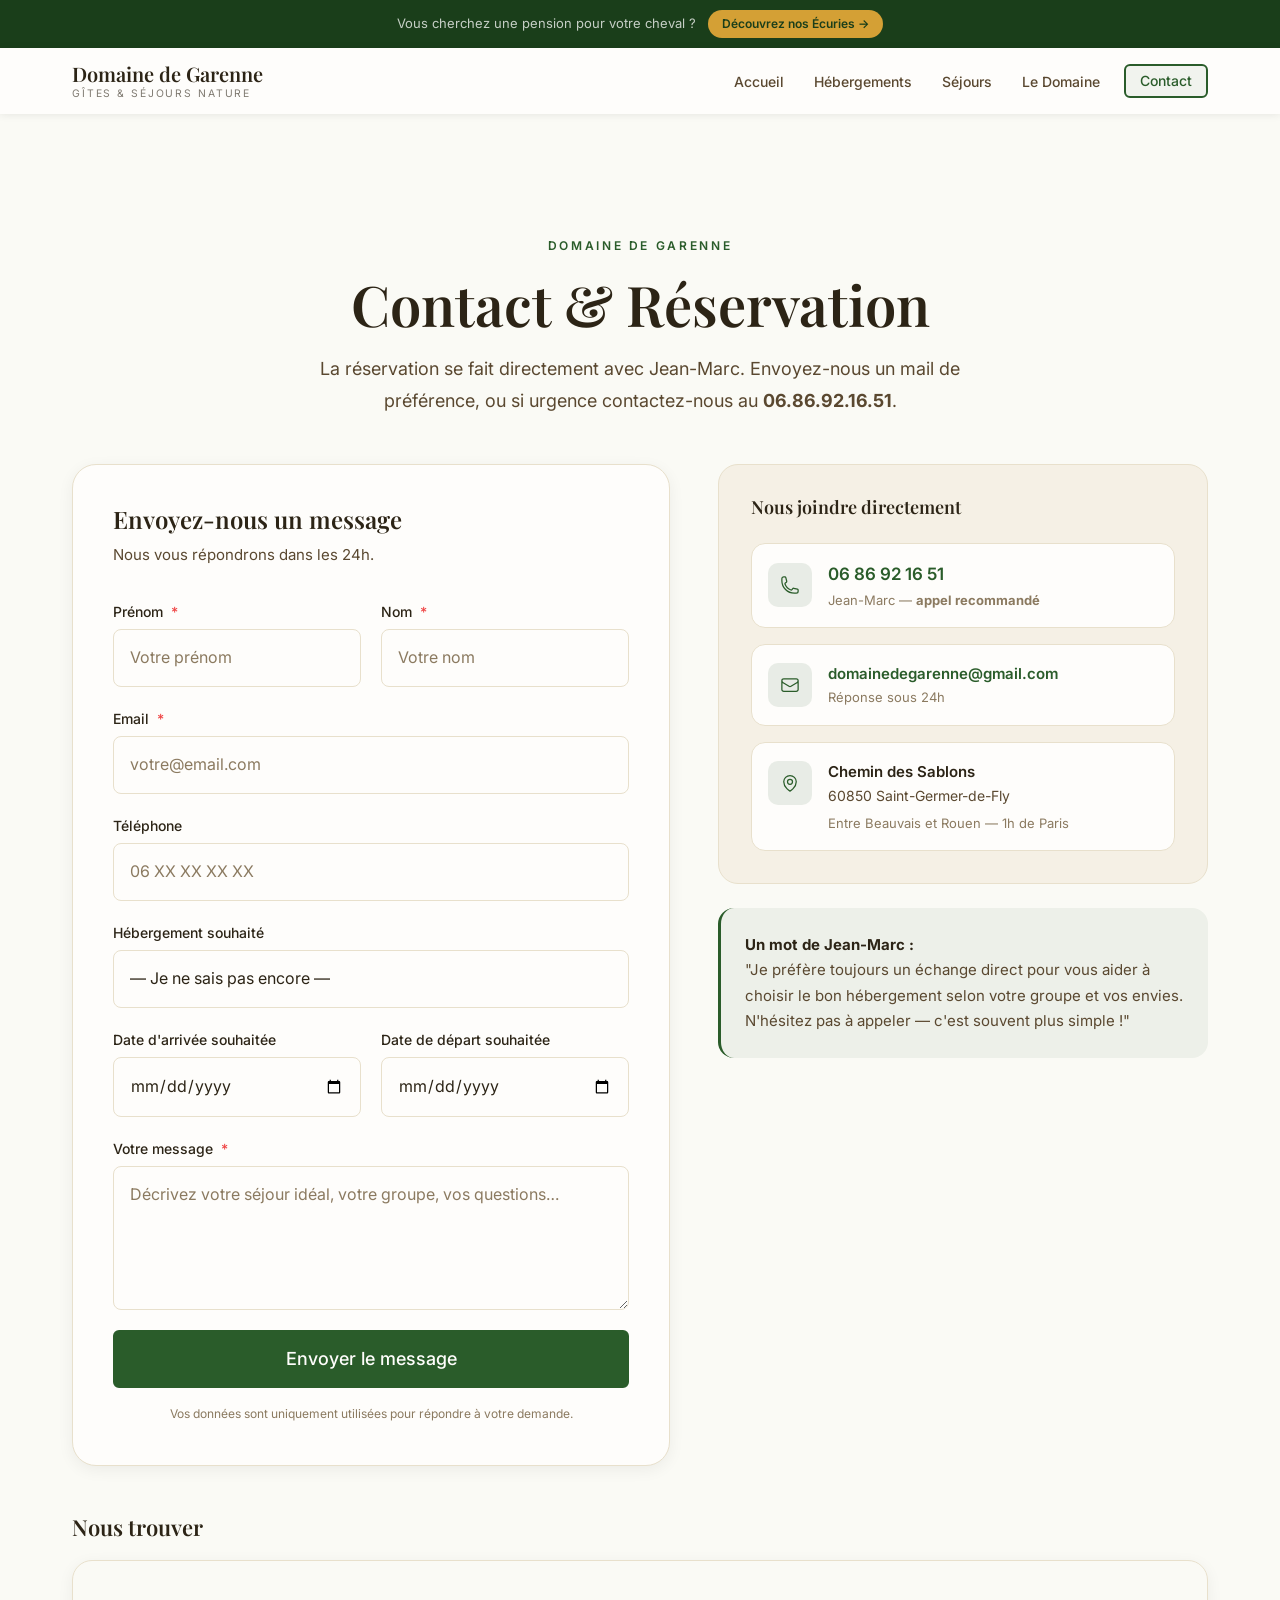
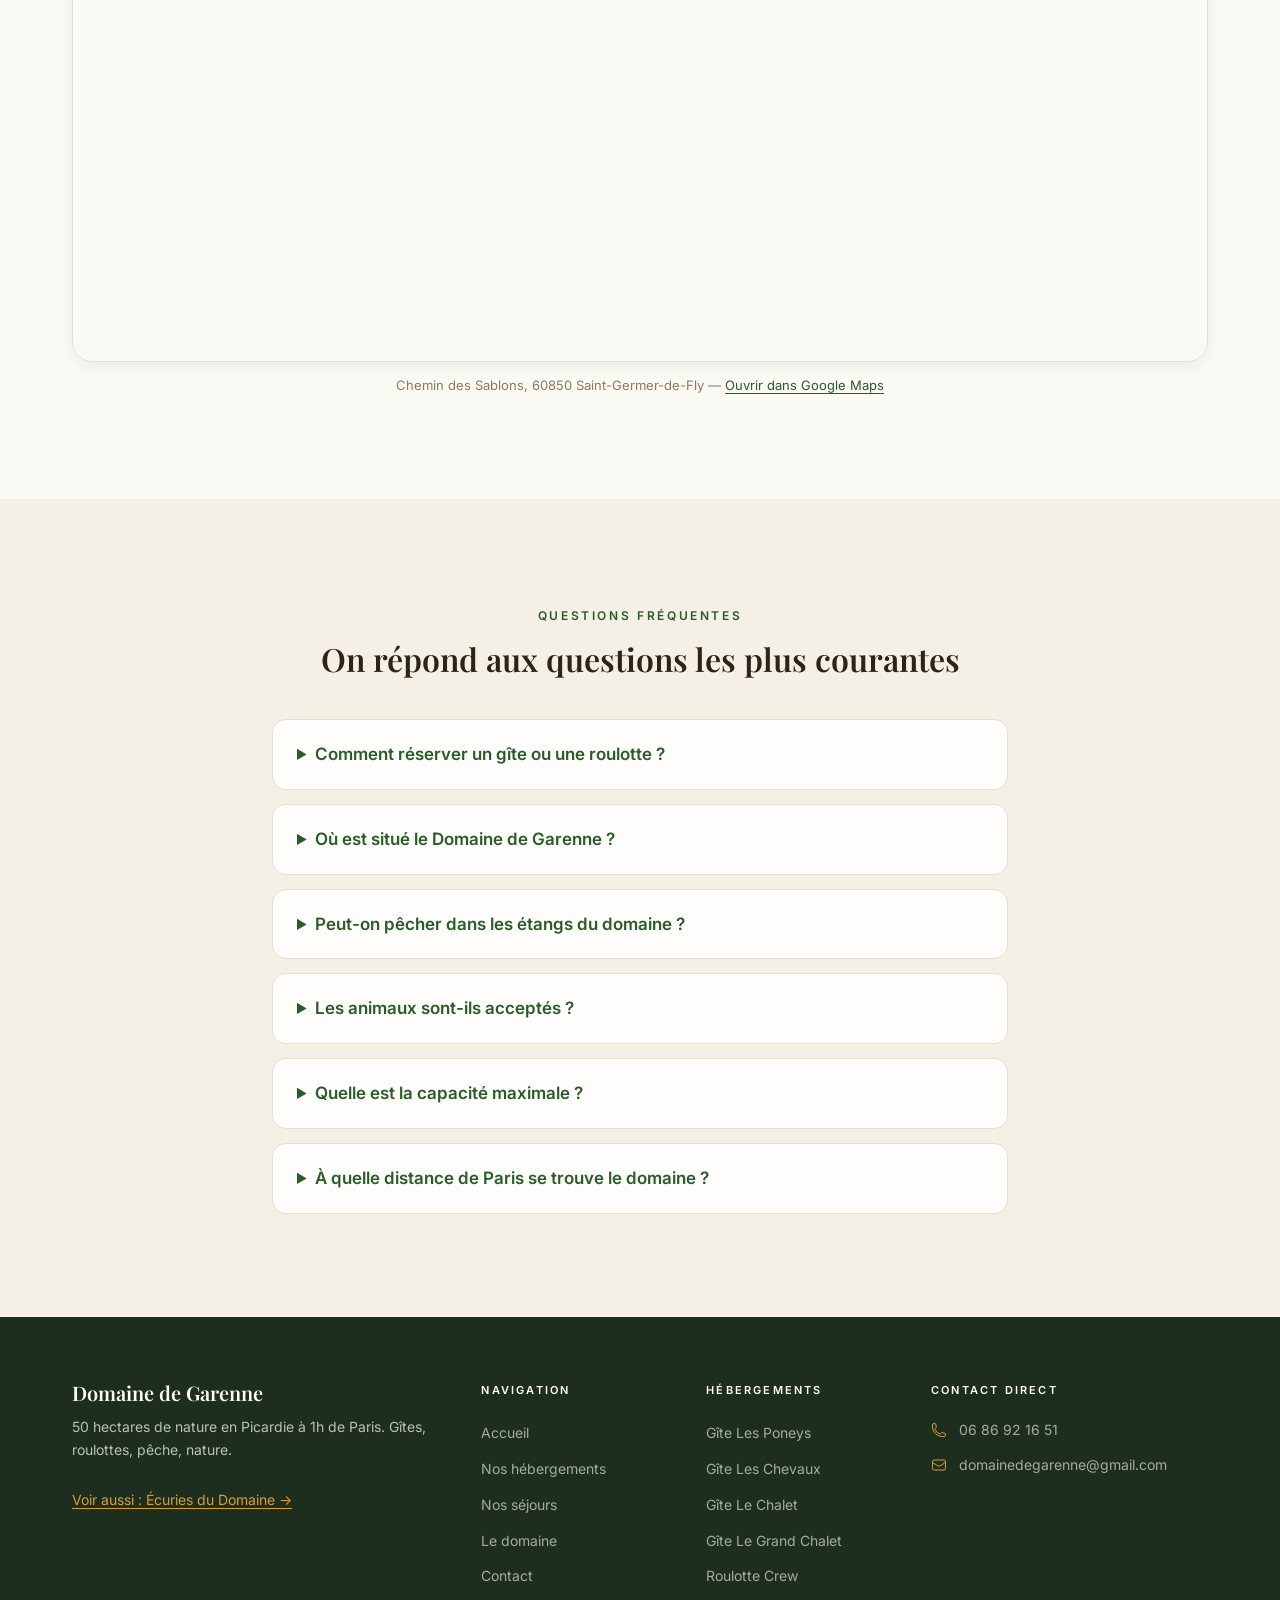
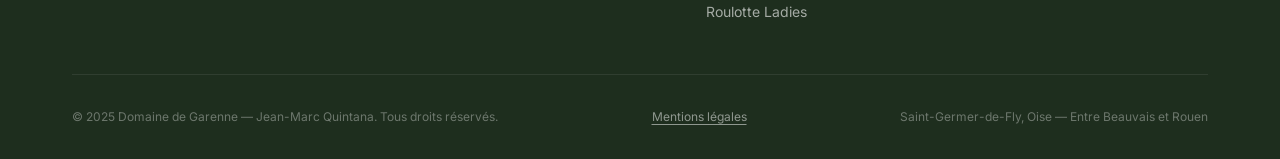
<file: sites/gites/contact.html>
<!DOCTYPE html>
<html lang="fr">
<head>
  <meta charset="UTF-8">
  <meta name="viewport" content="width=device-width, initial-scale=1.0">
  <title>Contact & Réservation — Domaine de Garenne</title>
  <meta name="description" content="Contactez le Domaine de Garenne pour vérifier les disponibilités ou réserver un gîte ou une roulotte. Tél : 06 86 92 16 51. Chemin des Sablons, Saint-Germer-de-Fly (60850).">
  <link rel="canonical" href="https://www.domainedegarenne.com/contact.html">
  <meta property="og:title" content="Contact & Réservation — Domaine de Garenne">
  <meta property="og:description" content="Contactez Jean-Marc pour réserver votre séjour. 06 86 92 16 51 — Saint-Germer-de-Fly, Oise.">
  <meta property="og:type" content="website">
  <meta property="og:url" content="https://www.domainedegarenne.com/contact.html">
  <meta property="og:image" content="https://image.jimcdn.com/app/cms/image/transf/none/path/s24de99a107f22e16/backgroundarea/idbaafeb1fdd1b8c5/version/1564490422/image.jpg">
  <meta property="og:locale" content="fr_FR">
  <meta property="og:site_name" content="Gîtes du Domaine de Garenne">
  <meta name="twitter:card" content="summary_large_image">

  <script type="application/ld+json">
  {
    "@context": "https://schema.org",
    "@type": "BreadcrumbList",
    "itemListElement": [
      { "@type": "ListItem", "position": 1, "name": "Accueil", "item": "https://www.domainedegarenne.com/" },
      { "@type": "ListItem", "position": 2, "name": "Contact", "item": "https://www.domainedegarenne.com/contact.html" }
    ]
  }
  </script>

  <script type="application/ld+json">
  {
    "@context": "https://schema.org",
    "@type": "FAQPage",
    "mainEntity": [
      {
        "@type": "Question",
        "name": "Comment réserver un gîte ou une roulotte au Domaine de Garenne ?",
        "acceptedAnswer": { "@type": "Answer", "text": "La réservation se fait directement avec Jean-Marc. Nous recommandons de l'appeler au 06 86 92 16 51 (plus rapide que le mail). Vous pouvez aussi utiliser le formulaire de contact ou écrire à domainedegarenne@gmail.com." }
      },
      {
        "@type": "Question",
        "name": "Où est situé le Domaine de Garenne ?",
        "acceptedAnswer": { "@type": "Answer", "text": "Le domaine se trouve Chemin des Sablons, 60850 Saint-Germer-de-Fly, dans l'Oise (Picardie / Pays de Bray). Il est à 1h de Paris, 30 min de Beauvais et 1h de Rouen en voiture." }
      },
      {
        "@type": "Question",
        "name": "Peut-on pêcher dans les étangs du domaine ?",
        "acceptedAnswer": { "@type": "Answer", "text": "Oui, les étangs sont privés et accessibles aux locataires de gîtes et roulottes. Un séjour pêche dédié est proposé. Le calme des 50 hectares en fait un cadre idéal pour la pêche." }
      },
      {
        "@type": "Question",
        "name": "Les animaux sont-ils acceptés dans les gîtes ?",
        "acceptedAnswer": { "@type": "Answer", "text": "Cela dépend de l'hébergement. Certains gîtes acceptent les animaux, d'autres non. Consultez la fiche de chaque hébergement sur la page Hébergements ou demandez-nous lors de votre réservation." }
      },
      {
        "@type": "Question",
        "name": "Quelle est la capacité maximale des hébergements ?",
        "acceptedAnswer": { "@type": "Answer", "text": "Les gîtes accueillent de 4 à 6 personnes. Les roulottes 2 à 3 personnes. En combinant les gîtes Les Poneys et Les Chevaux, il est possible d'accueillir un groupe jusqu'à 10 personnes." }
      },
      {
        "@type": "Question",
        "name": "À quelle distance de Paris se trouve le domaine ?",
        "acceptedAnswer": { "@type": "Answer", "text": "Le domaine est à environ 1 heure de Paris en voiture (sortie autoroute A16), ce qui en fait une destination idéale pour un week-end nature proche de la capitale." }
      }
    ]
  }
  </script>
  <link rel="icon" type="image/svg+xml" href="/favicon.svg">
  <link rel="apple-touch-icon" href="/favicon.svg">
  <link rel="preconnect" href="https://fonts.googleapis.com">
  <link rel="preconnect" href="https://fonts.gstatic.com" crossorigin>
  <link href="https://fonts.googleapis.com/css2?family=Playfair+Display:ital,wght@0,400;0,600;0,700;1,400;1,600&family=Inter:wght@300;400;500;600&display=swap" rel="stylesheet">
  <link rel="stylesheet" href="css/styles.css?v=2">
</head>
<body>

  <div class="top-banner">
    <p>Vous cherchez une pension pour votre cheval ? <a href="https://ecuries.domainedegarenne.com">Découvrez nos Écuries →</a></p>
  </div>

  <header>
    <nav class="nav nav--solid" aria-label="Navigation principale">
      <div class="container">
        <div class="nav__inner">
          <a href="index.html" class="nav__logo">Domaine de Garenne<small>Gîtes & Séjours Nature</small></a>
          <ul class="nav__links" role="list">
            <li><a href="index.html" class="nav__link" data-nav-link>Accueil</a></li>
            <li><a href="hebergements.html" class="nav__link" data-nav-link>Hébergements</a></li>
            <li><a href="sejours.html" class="nav__link" data-nav-link>Séjours</a></li>
            <li><a href="domaine.html" class="nav__link" data-nav-link>Le Domaine</a></li>
            <li><a href="contact.html" class="nav__link nav__cta btn btn-primary btn-sm" data-nav-link>Contact</a></li>
          </ul>
          
          <button class="nav__hamburger" aria-label="Ouvrir le menu" aria-expanded="false">
            <span></span><span></span><span></span>
          </button>
        </div>
      </div>
    </nav>
    <nav class="nav__mobile" aria-label="Menu mobile">
      <a href="index.html" class="nav__mobile-link">Accueil</a>
      <a href="hebergements.html" class="nav__mobile-link">Hébergements</a>
      <a href="sejours.html" class="nav__mobile-link">Séjours</a>
      <a href="domaine.html" class="nav__mobile-link">Le Domaine</a>
      <a href="contact.html" class="nav__mobile-link">Contact & Réservation</a>
      <p class="nav__mobile-phone"><a href="tel:+33686921651">06 86 92 16 51</a></p>
    </nav>
  </header>

  <main style="padding-top:5rem;">

    <section class="section">
      <div class="container">

        <div class="section-header reveal" style="margin-bottom:3rem;">
          <p class="section-header__label">Domaine de Garenne</p>
          <h1 class="section-header__title">Contact & Réservation</h1>
          <p class="section-header__lead">
            La réservation se fait directement avec Jean-Marc. Envoyez-nous un mail
            de préférence, ou si urgence contactez-nous au
            <a href="tel:+33686921651"><strong>06.86.92.16.51</strong></a>.
          </p>
        </div>

        <div style="display:grid; grid-template-columns:1fr; gap:3rem; align-items:start;" class="contact-layout">

          <!-- Formulaire -->
          <div class="reveal">
            <div style="background:var(--c-white); border-radius:1.5rem; padding:2.5rem; border:1px solid var(--c-border); box-shadow:0 4px 16px rgba(0,0,0,0.06);">
              <h2 style="font-size:1.5rem; margin-bottom:0.5rem;">Envoyez-nous un message</h2>
              <p style="color:var(--c-text-mid); font-size:0.9375rem; margin-bottom:2rem;">
                Nous vous répondrons dans les 24h.
              </p>

              <!-- Succès (masqué par défaut) -->
              <div id="form-success" style="display:none; background:rgba(42,92,42,0.08); border:1px solid rgba(42,92,42,0.25); border-radius:0.875rem; padding:2rem; text-align:center;">
                <p style="font-size:1.25rem; margin-bottom:0.5rem;">✅ Message envoyé !</p>
                <p style="color:var(--c-text-mid); font-size:0.9375rem;">Jean-Marc vous répondra dans les meilleurs délais. Vous pouvez aussi l'appeler directement au <a href="tel:+33686921651" style="color:var(--c-primary); font-weight:600;">06 86 92 16 51</a>.</p>
              </div>

              <form id="contact-form" action="https://formsubmit.co/ajax/domainedegarenne@gmail.com" method="POST" novalidate>
                <!-- FormSubmit.co — envoi direct vers domainedegarenne@gmail.com -->
                <input type="hidden" name="_subject" value="🌿 GÎTES — Demande de réservation (Domaine de Garenne)">
                <input type="hidden" name="_template" value="table">
                <input type="hidden" name="_captcha" value="false">
                <input type="hidden" name="Site" value="GÎTES — Hébergements & séjours nature">
                <!-- Anti-spam honeypot (doit rester vide) -->
                <input type="text" name="_honey" style="display:none;" tabindex="-1" autocomplete="off">

                <div class="form-row">
                  <div class="form-group">
                    <label class="form-label" for="prenom">Prénom <span class="req">*</span></label>
                    <input class="form-input" type="text" id="prenom" name="prenom" placeholder="Votre prénom" required autocomplete="given-name">
                  </div>
                  <div class="form-group">
                    <label class="form-label" for="nom">Nom <span class="req">*</span></label>
                    <input class="form-input" type="text" id="nom" name="nom" placeholder="Votre nom" required autocomplete="family-name">
                  </div>
                </div>

                <div class="form-group">
                  <label class="form-label" for="email">Email <span class="req">*</span></label>
                  <input class="form-input" type="email" id="email" name="email" placeholder="votre@email.com" required autocomplete="email">
                </div>

                <div class="form-group">
                  <label class="form-label" for="telephone">Téléphone</label>
                  <input class="form-input" type="tel" id="telephone" name="telephone" placeholder="06 XX XX XX XX" autocomplete="tel">
                </div>

                <div class="form-group">
                  <label class="form-label" for="hebergement">Hébergement souhaité</label>
                  <select class="form-select" id="hebergement" name="hebergement">
                    <option value="">— Je ne sais pas encore —</option>
                    <option value="gite-les-poneys">Gîte Les Poneys (4 pers.)</option>
                    <option value="gite-les-chevaux">Gîte Les Chevaux (6 pers.)</option>
                    <option value="gite-le-chalet">Gîte Le Chalet (4 pers.)</option>
                    <option value="gite-le-grand-chalet">Gîte Le Grand Chalet (6 pers.)</option>
                    <option value="pack-multi-gites">Pack multi-gîtes (groupes 8-16+ pers.)</option>
                    <option value="roulotte-crew">Roulotte Crew (2 pers.)</option>
                    <option value="roulotte-ladies">Roulotte Ladies (2-3 pers.)</option>
                  </select>
                </div>

                <div class="form-row">
                  <div class="form-group">
                    <label class="form-label" for="date-arrivee">Date d'arrivée souhaitée</label>
                    <input class="form-input" type="date" id="date-arrivee" name="date_arrivee">
                  </div>
                  <div class="form-group">
                    <label class="form-label" for="date-depart">Date de départ souhaitée</label>
                    <input class="form-input" type="date" id="date-depart" name="date_depart">
                  </div>
                </div>

                <div class="form-group">
                  <label class="form-label" for="message">Votre message <span class="req">*</span></label>
                  <textarea class="form-textarea" id="message" name="message" placeholder="Décrivez votre séjour idéal, votre groupe, vos questions…" required></textarea>
                </div>

                <button type="submit" class="btn btn-primary btn-lg" style="width:100%;">
                  Envoyer le message
                </button>

                <p style="font-size:0.75rem; color:var(--c-text-light); text-align:center; margin-top:1rem;">
                  Vos données sont uniquement utilisées pour répondre à votre demande.
                </p>
              </form>
            </div>
          </div>

          <!-- Infos contact -->
          <div style="display:flex; flex-direction:column; gap:1.5rem;" class="reveal">

            <!-- Coordonnées -->
            <div style="background:var(--c-bg-warm); border-radius:1.25rem; padding:2rem; border:1px solid var(--c-border);">
              <h3 style="font-size:1.125rem; margin-bottom:1.5rem;">Nous joindre directement</h3>
              <address style="font-style:normal; display:flex; flex-direction:column; gap:1rem;">
                <a href="tel:+33686921651" style="display:flex; align-items:center; gap:1rem; padding:1rem; background:var(--c-white); border-radius:0.875rem; border:1px solid var(--c-border); transition:box-shadow 200ms ease; color:inherit;" onmouseover="this.style.boxShadow='0 4px 12px rgba(0,0,0,0.08)'" onmouseout="this.style.boxShadow='none'">
                  <span style="width:2.75rem; height:2.75rem; background:rgba(42,92,42,0.1); border-radius:0.625rem; display:flex; align-items:center; justify-content:center; flex-shrink:0;">
                    <svg xmlns="http://www.w3.org/2000/svg" fill="none" viewBox="0 0 24 24" stroke-width="1.5" stroke="var(--c-primary)" style="width:1.25rem;height:1.25rem;"><path stroke-linecap="round" stroke-linejoin="round" d="M2.25 6.75c0 8.284 6.716 15 15 15h2.25a2.25 2.25 0 0 0 2.25-2.25v-1.372c0-.516-.351-.966-.852-1.091l-4.423-1.106c-.44-.11-.902.055-1.173.417l-.97 1.293c-.282.376-.769.542-1.21.38a12.035 12.035 0 0 1-7.143-7.143c-.162-.441.004-.928.38-1.21l1.293-.97c.363-.271.527-.734.417-1.173L6.963 3.102a1.125 1.125 0 0 0-1.091-.852H4.5A2.25 2.25 0 0 0 2.25 4.5v2.25Z" /></svg>
                  </span>
                  <div>
                    <p style="font-weight:600; font-size:1.0625rem; color:var(--c-primary);">06 86 92 16 51</p>
                    <p style="font-size:0.8125rem; color:var(--c-text-light);">Jean-Marc — <strong>appel recommandé</strong></p>
                  </div>
                </a>

                <a href="mailto:domainedegarenne@gmail.com" style="display:flex; align-items:center; gap:1rem; padding:1rem; background:var(--c-white); border-radius:0.875rem; border:1px solid var(--c-border); transition:box-shadow 200ms ease; color:inherit;" onmouseover="this.style.boxShadow='0 4px 12px rgba(0,0,0,0.08)'" onmouseout="this.style.boxShadow='none'">
                  <span style="width:2.75rem; height:2.75rem; background:rgba(42,92,42,0.1); border-radius:0.625rem; display:flex; align-items:center; justify-content:center; flex-shrink:0;">
                    <svg xmlns="http://www.w3.org/2000/svg" fill="none" viewBox="0 0 24 24" stroke-width="1.5" stroke="var(--c-primary)" style="width:1.25rem;height:1.25rem;"><path stroke-linecap="round" stroke-linejoin="round" d="M21.75 6.75v10.5a2.25 2.25 0 0 1-2.25 2.25h-15a2.25 2.25 0 0 1-2.25-2.25V6.75m19.5 0A2.25 2.25 0 0 0 19.5 4.5h-15a2.25 2.25 0 0 0-2.25 2.25m19.5 0v.243a2.25 2.25 0 0 1-1.07 1.916l-7.5 4.615a2.25 2.25 0 0 1-2.36 0L3.32 8.91a2.25 2.25 0 0 1-1.07-1.916V6.75" /></svg>
                  </span>
                  <div>
                    <p style="font-weight:600; font-size:0.9375rem; color:var(--c-primary);">domainedegarenne@gmail.com</p>
                    <p style="font-size:0.8125rem; color:var(--c-text-light);">Réponse sous 24h</p>
                  </div>
                </a>

                <div style="display:flex; align-items:flex-start; gap:1rem; padding:1rem; background:var(--c-white); border-radius:0.875rem; border:1px solid var(--c-border);">
                  <span style="width:2.75rem; height:2.75rem; background:rgba(42,92,42,0.1); border-radius:0.625rem; display:flex; align-items:center; justify-content:center; flex-shrink:0; margin-top:0.125rem;">
                    <svg xmlns="http://www.w3.org/2000/svg" fill="none" viewBox="0 0 24 24" stroke-width="1.5" stroke="var(--c-primary)" style="width:1.25rem;height:1.25rem;"><path stroke-linecap="round" stroke-linejoin="round" d="M15 10.5a3 3 0 1 1-6 0 3 3 0 0 1 6 0Z" /><path stroke-linecap="round" stroke-linejoin="round" d="M19.5 10.5c0 7.142-7.5 11.25-7.5 11.25S4.5 17.642 4.5 10.5a7.5 7.5 0 1 1 15 0Z" /></svg>
                  </span>
                  <div>
                    <p style="font-weight:600; font-size:0.9375rem;">Chemin des Sablons</p>
                    <p style="font-size:0.875rem; color:var(--c-text-mid);">60850 Saint-Germer-de-Fly</p>
                    <p style="font-size:0.8125rem; color:var(--c-text-light); margin-top:0.25rem;">Entre Beauvais et Rouen — 1h de Paris</p>
                  </div>
                </div>
              </address>
            </div>

            <!-- Note -->
            <div style="background:rgba(42,92,42,0.06); border-radius:1rem; padding:1.5rem; border-left:3px solid var(--c-primary);">
              <p style="font-size:0.9375rem; color:var(--c-text-mid); line-height:1.7;">
                <strong style="color:var(--c-text);">Un mot de Jean-Marc :</strong><br>
                "Je préfère toujours un échange direct pour vous aider à choisir le bon hébergement selon votre groupe et vos envies. N'hésitez pas à appeler — c'est souvent plus simple !"
              </p>
            </div>
          </div>

        </div>

        <!-- Carte Google Maps -->
        <div style="margin-top:3rem;" class="reveal">
          <h2 style="font-size:1.375rem; margin-bottom:1.25rem;">Nous trouver</h2>
          <div style="border-radius:1.25rem; overflow:hidden; border:1px solid var(--c-border); box-shadow:0 4px 16px rgba(0,0,0,0.06);">
            <iframe
              src="https://www.google.com/maps/embed?pb=!1m18!1m12!1m3!1d10516.5!2d1.7695!3d49.4391!2m3!1f0!2f0!3f0!3m2!1i1024!2i768!4f13.1!3m3!1m2!1s0x47e77e6fd3b5c4b1%3A0x0!2sSaint-Germer-de-Fly%2C%2060850!5e0!3m2!1sfr!2sfr!4v1699999999999"
              width="100%"
              height="400"
              style="border:0; display:block;"
              allowfullscreen
              loading="lazy"
              referrerpolicy="no-referrer-when-downgrade"
              title="Carte — Domaine de Garenne, Saint-Germer-de-Fly">
            </iframe>
          </div>
          <p style="font-size:0.8125rem; color:var(--c-text-light); margin-top:0.75rem; text-align:center;">
            Chemin des Sablons, 60850 Saint-Germer-de-Fly —
            <a href="https://maps.google.com/?q=Saint-Germer-de-Fly,60850" target="_blank" rel="noopener" style="color:var(--c-primary); text-decoration:underline; text-underline-offset:3px;">Ouvrir dans Google Maps</a>
          </p>
        </div>

      </div>
    </section>

    <section class="section" id="faq" style="background:var(--c-bg-warm);">
      <div class="container" style="max-width:800px;">
        <div class="section-header reveal" style="margin-bottom:2.5rem;">
          <p class="section-header__label">Questions fréquentes</p>
          <h2 class="section-header__title" style="font-size:2rem;">On répond aux questions les plus courantes</h2>
        </div>
        <div class="faq reveal" style="display:flex;flex-direction:column;gap:0.875rem;">
          <details class="faq__item" style="background:var(--c-white);border:1px solid var(--c-border);border-radius:0.875rem;padding:1.25rem 1.5rem;">
            <summary style="font-weight:600;font-size:1.0625rem;cursor:pointer;color:var(--c-primary);">Comment réserver un gîte ou une roulotte ?</summary>
            <p style="margin-top:1rem;color:var(--c-text-mid);line-height:1.7;">La réservation se fait directement avec Jean-Marc. Nous recommandons de l'appeler au <a href="tel:+33686921651" style="color:var(--c-primary);font-weight:600;">06 86 92 16 51</a> (plus rapide que le mail). Vous pouvez aussi utiliser le formulaire de contact ci-dessus ou écrire à <a href="mailto:domainedegarenne@gmail.com" style="color:var(--c-primary);">domainedegarenne@gmail.com</a>.</p>
          </details>
          <details class="faq__item" style="background:var(--c-white);border:1px solid var(--c-border);border-radius:0.875rem;padding:1.25rem 1.5rem;">
            <summary style="font-weight:600;font-size:1.0625rem;cursor:pointer;color:var(--c-primary);">Où est situé le Domaine de Garenne ?</summary>
            <p style="margin-top:1rem;color:var(--c-text-mid);line-height:1.7;">Le domaine se trouve <strong>Chemin des Sablons, 60850 Saint-Germer-de-Fly</strong>, dans l'Oise (Picardie / Pays de Bray). Il est à <strong>1h de Paris</strong>, <strong>30 min de Beauvais</strong> et <strong>1h de Rouen</strong> en voiture.</p>
          </details>
          <details class="faq__item" style="background:var(--c-white);border:1px solid var(--c-border);border-radius:0.875rem;padding:1.25rem 1.5rem;">
            <summary style="font-weight:600;font-size:1.0625rem;cursor:pointer;color:var(--c-primary);">Peut-on pêcher dans les étangs du domaine ?</summary>
            <p style="margin-top:1rem;color:var(--c-text-mid);line-height:1.7;">Oui, les étangs sont <strong>privés et accessibles aux locataires</strong> de gîtes et roulottes. Un séjour pêche dédié est proposé. Le calme des 50 hectares en fait un cadre idéal pour la pêche.</p>
          </details>
          <details class="faq__item" style="background:var(--c-white);border:1px solid var(--c-border);border-radius:0.875rem;padding:1.25rem 1.5rem;">
            <summary style="font-weight:600;font-size:1.0625rem;cursor:pointer;color:var(--c-primary);">Les animaux sont-ils acceptés ?</summary>
            <p style="margin-top:1rem;color:var(--c-text-mid);line-height:1.7;">Cela dépend de l'hébergement. Certains gîtes acceptent les animaux, d'autres non. Consultez la <a href="hebergements.html" style="color:var(--c-primary);">fiche de chaque hébergement</a> ou demandez-nous lors de votre réservation.</p>
          </details>
          <details class="faq__item" style="background:var(--c-white);border:1px solid var(--c-border);border-radius:0.875rem;padding:1.25rem 1.5rem;">
            <summary style="font-weight:600;font-size:1.0625rem;cursor:pointer;color:var(--c-primary);">Quelle est la capacité maximale ?</summary>
            <p style="margin-top:1rem;color:var(--c-text-mid);line-height:1.7;">Les gîtes accueillent <strong>4 à 6 personnes</strong>. Les roulottes <strong>2 à 3 personnes</strong>. En combinant les gîtes Les Poneys et Les Chevaux, il est possible d'accueillir <strong>un groupe jusqu'à 10 personnes</strong>.</p>
          </details>
          <details class="faq__item" style="background:var(--c-white);border:1px solid var(--c-border);border-radius:0.875rem;padding:1.25rem 1.5rem;">
            <summary style="font-weight:600;font-size:1.0625rem;cursor:pointer;color:var(--c-primary);">À quelle distance de Paris se trouve le domaine ?</summary>
            <p style="margin-top:1rem;color:var(--c-text-mid);line-height:1.7;">Environ <strong>1 heure de Paris</strong> en voiture (sortie autoroute A16). Une destination idéale pour un week-end nature proche de la capitale.</p>
          </details>
        </div>
      </div>
    </section>

  </main>

  <footer class="footer">
    <div class="container">
      <div class="footer__grid">
        <div class="footer__brand">
          <h3>Domaine de Garenne</h3>
          <p>50 hectares de nature en Picardie à 1h de Paris. Gîtes, roulottes, pêche, nature.</p>
          <a href="https://ecuries.domainedegarenne.com" style="font-size:0.875rem; color:var(--c-accent); text-decoration:underline; text-underline-offset:3px;">Voir aussi : Écuries du Domaine →</a>
        </div>
        <div>
          <p class="footer__heading">Navigation</p>
          <nav class="footer__nav">
            <a href="index.html">Accueil</a>
            <a href="hebergements.html">Nos hébergements</a>
            <a href="sejours.html">Nos séjours</a>
            <a href="domaine.html">Le domaine</a>
            <a href="contact.html">Contact</a>
          </nav>
        </div>
        <div>
          <p class="footer__heading">Hébergements</p>
          <nav class="footer__nav">
            <a href="hebergements.html">Gîte Les Poneys</a>
            <a href="hebergements.html">Gîte Les Chevaux</a>
            <a href="hebergements.html">Gîte Le Chalet</a>
            <a href="hebergements.html">Gîte Le Grand Chalet</a>
            <a href="hebergements.html">Roulotte Crew</a>
            <a href="hebergements.html">Roulotte Ladies</a>
          </nav>
        </div>
        <div>
          <p class="footer__heading">Contact direct</p>
          <address style="font-style:normal;">
            <p class="footer__contact-item">
              <svg xmlns="http://www.w3.org/2000/svg" fill="none" viewBox="0 0 24 24" stroke-width="1.5" stroke="currentColor"><path stroke-linecap="round" stroke-linejoin="round" d="M2.25 6.75c0 8.284 6.716 15 15 15h2.25a2.25 2.25 0 0 0 2.25-2.25v-1.372c0-.516-.351-.966-.852-1.091l-4.423-1.106c-.44-.11-.902.055-1.173.417l-.97 1.293c-.282.376-.769.542-1.21.38a12.035 12.035 0 0 1-7.143-7.143c-.162-.441.004-.928.38-1.21l1.293-.97c.363-.271.527-.734.417-1.173L6.963 3.102a1.125 1.125 0 0 0-1.091-.852H4.5A2.25 2.25 0 0 0 2.25 4.5v2.25Z" /></svg>
              <a href="tel:+33686921651">06 86 92 16 51</a>
            </p>
            <p class="footer__contact-item">
              <svg xmlns="http://www.w3.org/2000/svg" fill="none" viewBox="0 0 24 24" stroke-width="1.5" stroke="currentColor"><path stroke-linecap="round" stroke-linejoin="round" d="M21.75 6.75v10.5a2.25 2.25 0 0 1-2.25 2.25h-15a2.25 2.25 0 0 1-2.25-2.25V6.75m19.5 0A2.25 2.25 0 0 0 19.5 4.5h-15a2.25 2.25 0 0 0-2.25 2.25m19.5 0v.243a2.25 2.25 0 0 1-1.07 1.916l-7.5 4.615a2.25 2.25 0 0 1-2.36 0L3.32 8.91a2.25 2.25 0 0 1-1.07-1.916V6.75" /></svg>
              <a href="mailto:domainedegarenne@gmail.com">domainedegarenne@gmail.com</a>
            </p>
          </address>
        </div>
      </div>
      <div class="footer__bottom">
        <p>© 2025 Domaine de Garenne — Jean-Marc Quintana. Tous droits réservés.</p>
        <a href="mentions-legales.html" style="color:rgba(255,255,255,0.5);text-decoration:underline;text-underline-offset:3px;font-size:0.75rem;">Mentions légales</a>
        <p>Saint-Germer-de-Fly, Oise — Entre Beauvais et Rouen</p>
      </div>
    </div>
  </footer>

  <script src="js/main.js?v=2"></script>

  <style>
    /* Layout 2 colonnes contact sur desktop */
    @media (min-width: 900px) {
      .contact-layout {
        grid-template-columns: 1.1fr 0.9fr !important;
      }
    }
  </style>
</body>
</html>
</file>
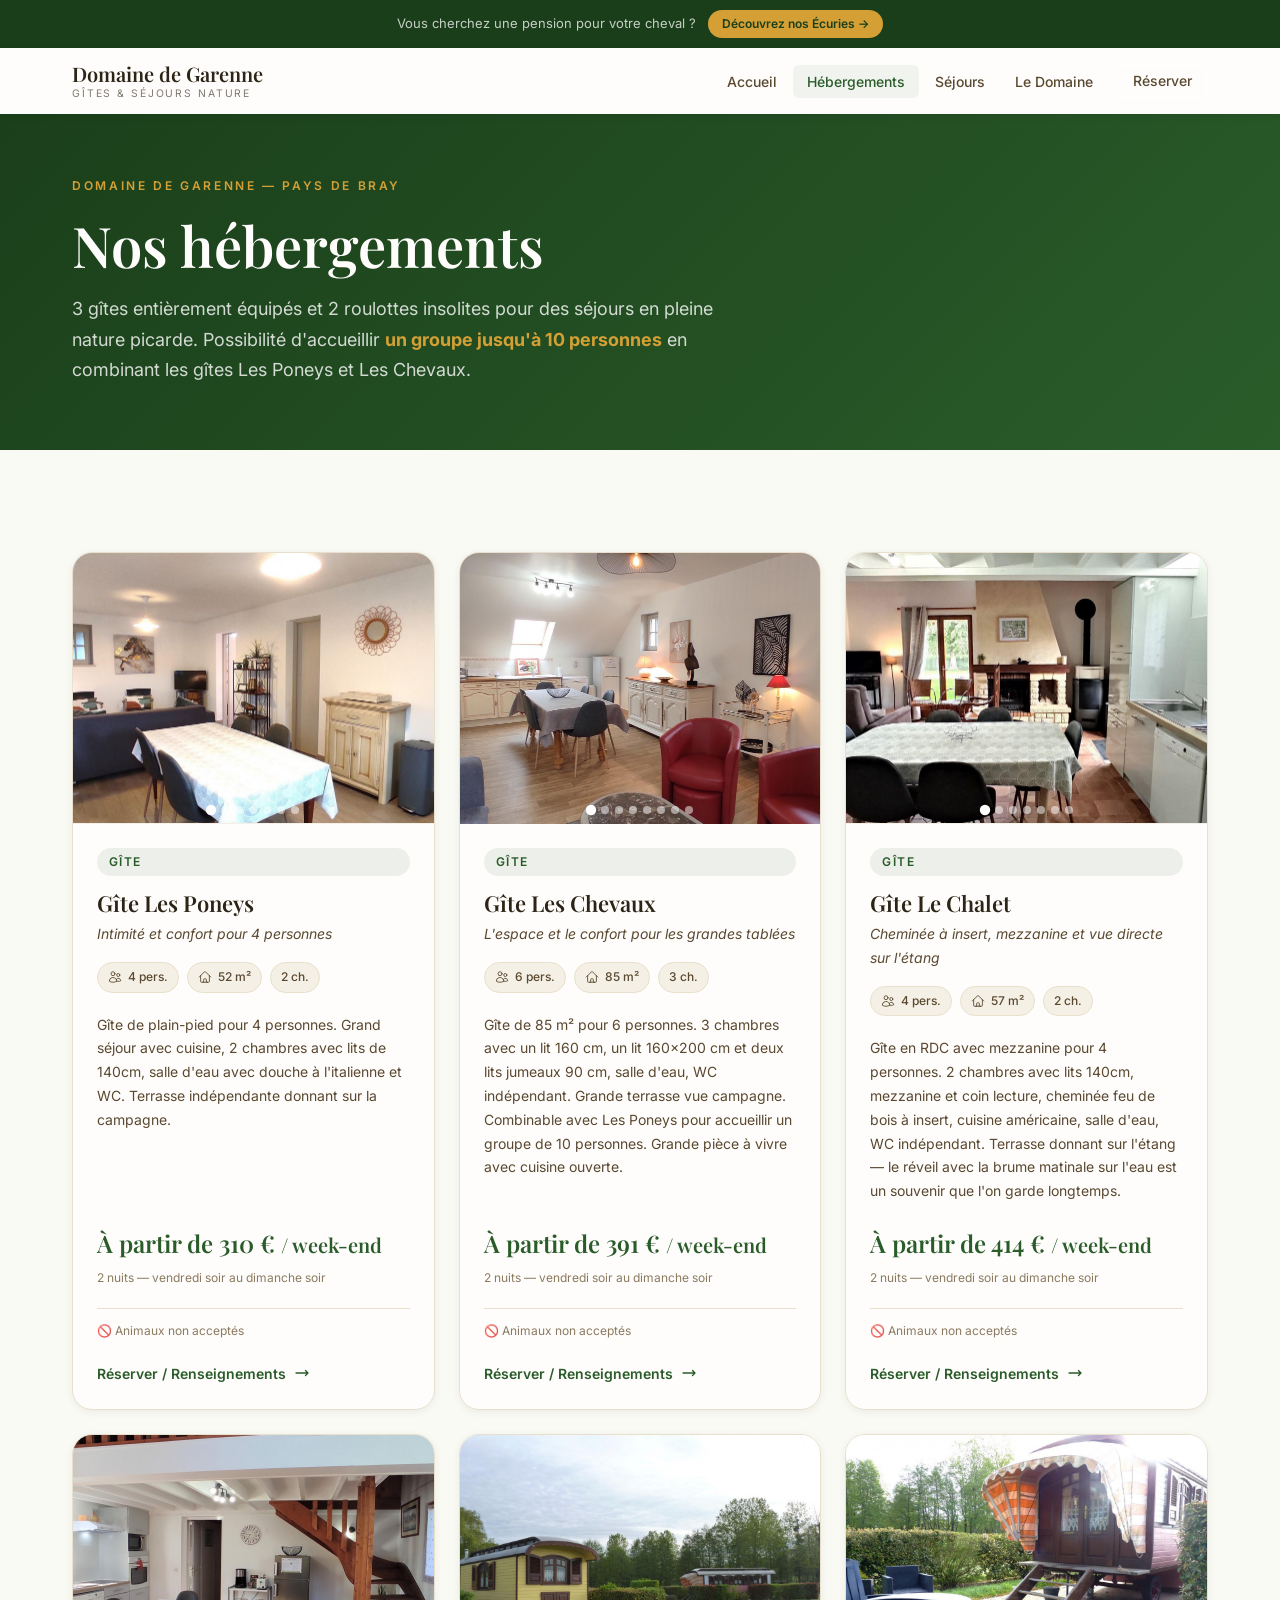
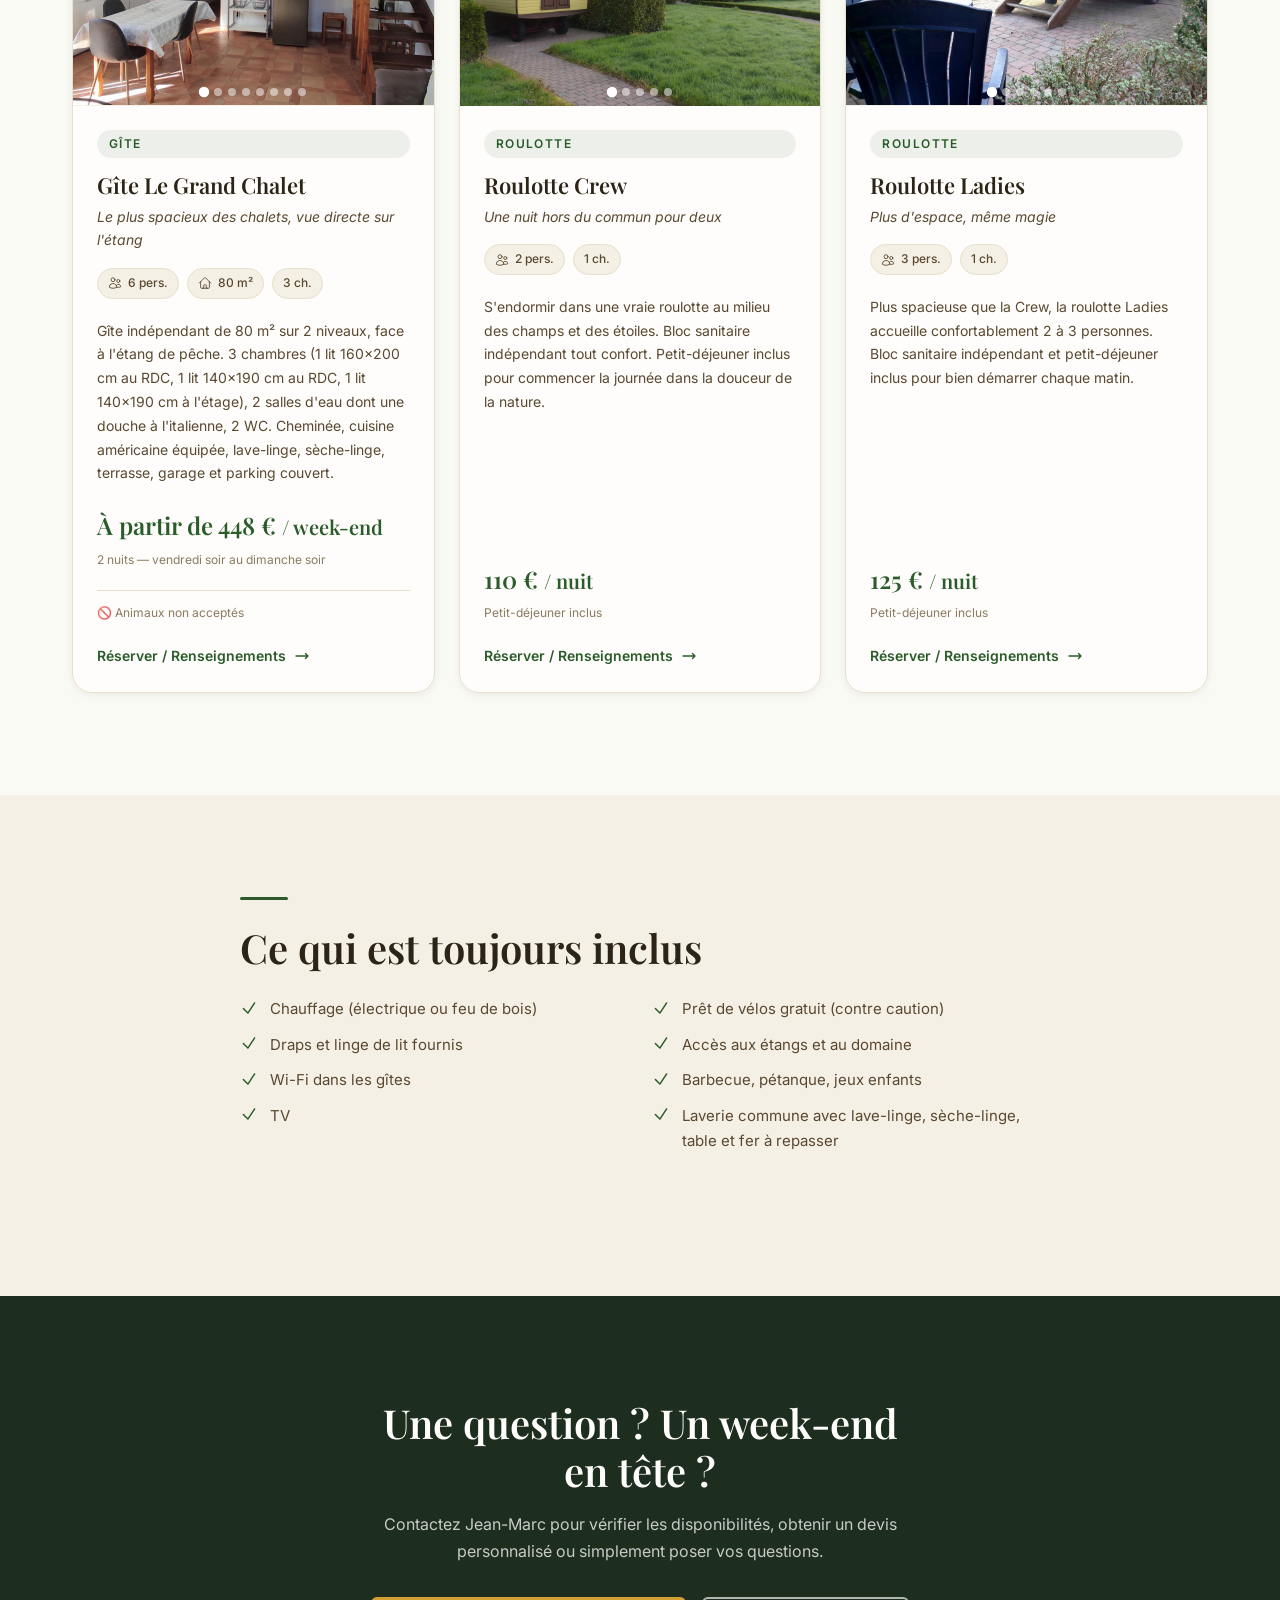
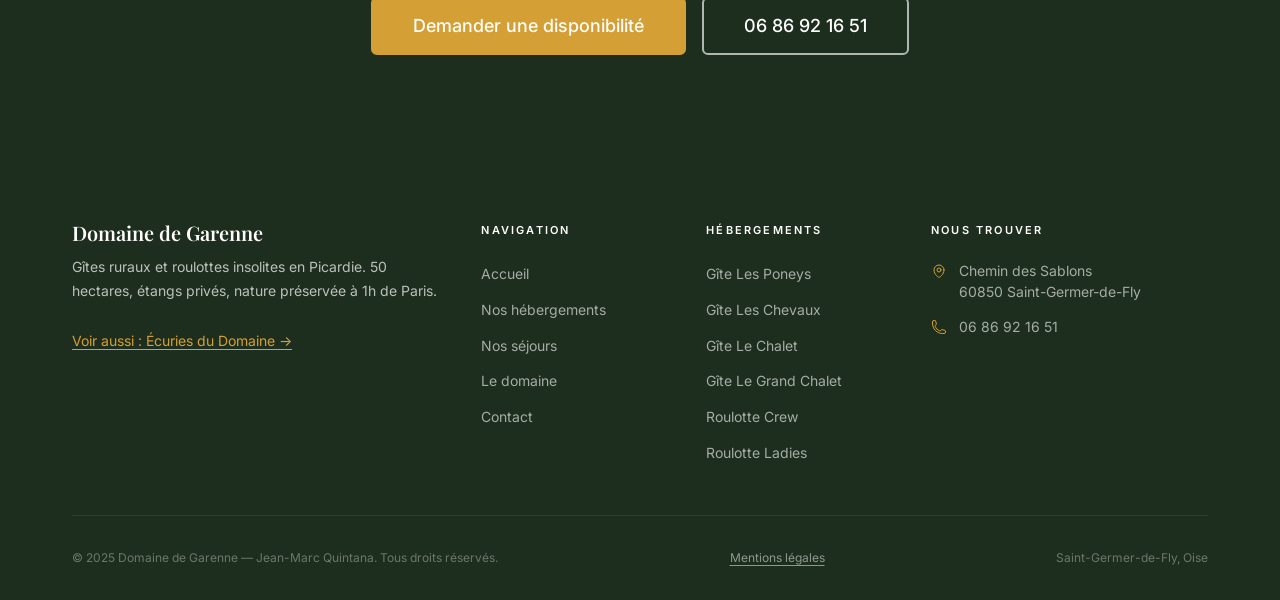
<file: sites/gites/hebergements.html>
<!DOCTYPE html>
<html lang="fr">
<head>
  <meta charset="UTF-8">
  <meta name="viewport" content="width=device-width, initial-scale=1.0">

  <title>Nos Hébergements — Gîtes & Roulottes — Domaine de Garenne</title>
  <meta name="description" content="3 gîtes ruraux (4 à 6 pers.) et 2 roulottes insolites au Domaine de Garenne à Saint-Germer-de-Fly. Tarifs, descriptions, équipements. À partir de 100€/nuit.">
  <link rel="canonical" href="https://www.domainedegarenne.com/hebergements.html">

  <meta property="og:title" content="Nos Hébergements — Gîtes du Domaine de Garenne">
  <meta property="og:description" content="Gîte Les Poneys, Les Chevaux, Le Chalet + 2 roulottes. Tarifs à partir de 100€/nuit, petit-déjeuner inclus pour les roulottes.">
  <meta property="og:type" content="website">
  <meta property="og:url" content="https://www.domainedegarenne.com/hebergements.html">
  <meta property="og:image" content="https://image.jimcdn.com/app/cms/image/transf/none/path/s24de99a107f22e16/image/ibaa2f54c5adbf16b/version/1564497065/image.jpg">
  <meta property="og:locale" content="fr_FR">
  <meta property="og:site_name" content="Gîtes du Domaine de Garenne">
  <meta name="twitter:card" content="summary_large_image">

  <script type="application/ld+json">
  {
    "@context": "https://schema.org",
    "@type": "BreadcrumbList",
    "itemListElement": [
      { "@type": "ListItem", "position": 1, "name": "Accueil", "item": "https://www.domainedegarenne.com/" },
      { "@type": "ListItem", "position": 2, "name": "Nos Hébergements", "item": "https://www.domainedegarenne.com/hebergements.html" }
    ]
  }
  </script>

  <script type="application/ld+json">
  {
    "@context": "https://schema.org",
    "@type": "ItemList",
    "name": "Hébergements du Domaine de Garenne",
    "numberOfItems": 6,
    "itemListElement": [
      {
        "@type": "ListItem",
        "position": 1,
        "item": {
          "@type": "LodgingBusiness",
          "name": "Gîte Les Poneys",
          "description": "Gîte de plain-pied pour 4 personnes. Grand séjour avec cuisine, 2 chambres, douche à l'italienne. Terrasse vue campagne.",
          "url": "https://www.domainedegarenne.com/hebergements.html",
          "address": { "@type": "PostalAddress", "streetAddress": "Chemin des Sablons", "addressLocality": "Saint-Germer-de-Fly", "postalCode": "60850", "addressCountry": "FR" },
          "numberOfRooms": 2,
          "occupancy": { "@type": "QuantitativeValue", "value": 4 },
          "floorSize": { "@type": "QuantitativeValue", "value": 52, "unitCode": "MTK" },
          "priceRange": "À partir de 310 € / week-end",
          "amenityFeature": [
            { "@type": "LocationFeatureSpecification", "name": "Wi-Fi", "value": true },
            { "@type": "LocationFeatureSpecification", "name": "TV", "value": true },
            { "@type": "LocationFeatureSpecification", "name": "Lave-vaisselle", "value": true },
            { "@type": "LocationFeatureSpecification", "name": "Terrasse privée", "value": true }
          ]
        }
      },
      {
        "@type": "ListItem",
        "position": 2,
        "item": {
          "@type": "LodgingBusiness",
          "name": "Gîte Les Chevaux",
          "description": "Gîte de 85 m² pour 6 personnes. 3 chambres, grande pièce à vivre avec cuisine ouverte. Combinable avec Les Poneys (10 pers.).",
          "url": "https://www.domainedegarenne.com/hebergements.html",
          "numberOfRooms": 3,
          "occupancy": { "@type": "QuantitativeValue", "value": 6 },
          "floorSize": { "@type": "QuantitativeValue", "value": 85, "unitCode": "MTK" },
          "priceRange": "À partir de 391 € / week-end"
        }
      },
      {
        "@type": "ListItem",
        "position": 3,
        "item": {
          "@type": "LodgingBusiness",
          "name": "Gîte Le Chalet",
          "description": "Gîte avec mezzanine pour 4 personnes. Cheminée feu de bois à insert, terrasse donnant sur l'étang.",
          "url": "https://www.domainedegarenne.com/hebergements.html",
          "numberOfRooms": 2,
          "occupancy": { "@type": "QuantitativeValue", "value": 4 },
          "floorSize": { "@type": "QuantitativeValue", "value": 57, "unitCode": "MTK" },
          "priceRange": "À partir de 414 € / week-end"
        }
      },
      {
        "@type": "ListItem",
        "position": 4,
        "item": {
          "@type": "LodgingBusiness",
          "name": "Gîte Le Grand Chalet",
          "description": "Gîte indépendant de 80 m² sur 2 niveaux, face à l'étang. 3 chambres, cheminée, garage.",
          "url": "https://www.domainedegarenne.com/hebergements.html",
          "numberOfRooms": 3,
          "occupancy": { "@type": "QuantitativeValue", "value": 6 },
          "floorSize": { "@type": "QuantitativeValue", "value": 80, "unitCode": "MTK" },
          "priceRange": "À partir de 448 € / week-end"
        }
      },
      {
        "@type": "ListItem",
        "position": 5,
        "item": {
          "@type": "LodgingBusiness",
          "name": "Roulotte Crew",
          "description": "Roulotte insolite pour 2 personnes. Bloc sanitaire indépendant, petit-déjeuner inclus.",
          "url": "https://www.domainedegarenne.com/hebergements.html",
          "occupancy": { "@type": "QuantitativeValue", "value": 2 },
          "priceRange": "110 € / nuit (petit-déjeuner inclus)"
        }
      },
      {
        "@type": "ListItem",
        "position": 6,
        "item": {
          "@type": "LodgingBusiness",
          "name": "Roulotte Ladies",
          "description": "Roulotte insolite pour 2 à 3 personnes. Bloc sanitaire indépendant, petit-déjeuner inclus.",
          "url": "https://www.domainedegarenne.com/hebergements.html",
          "occupancy": { "@type": "QuantitativeValue", "value": 3 },
          "priceRange": "125 € / nuit (petit-déjeuner inclus)"
        }
      }
    ]
  }
  </script>

  <link rel="icon" type="image/svg+xml" href="/favicon.svg">
  <link rel="apple-touch-icon" href="/favicon.svg">
  <link rel="preconnect" href="https://fonts.googleapis.com">
  <link rel="preconnect" href="https://fonts.gstatic.com" crossorigin>
  <link href="https://fonts.googleapis.com/css2?family=Playfair+Display:ital,wght@0,400;0,600;0,700;1,400;1,600&family=Inter:wght@300;400;500;600&display=swap" rel="stylesheet">
  <link rel="stylesheet" href="css/styles.css?v=2">
</head>
<body>

  <div class="top-banner">
    <p>Vous cherchez une pension pour votre cheval ? <a href="https://ecuries.domainedegarenne.com">Découvrez nos Écuries →</a></p>
  </div>

  <header>
    <nav class="nav nav--transparent" aria-label="Navigation principale">
      <div class="container">
        <div class="nav__inner">
          <a href="index.html" class="nav__logo">
            Domaine de Garenne
            <small>Gîtes & Séjours Nature</small>
          </a>
          <ul class="nav__links" role="list">
            <li><a href="index.html" class="nav__link" data-nav-link>Accueil</a></li>
            <li><a href="hebergements.html" class="nav__link" data-nav-link>Hébergements</a></li>
            <li><a href="sejours.html" class="nav__link" data-nav-link>Séjours</a></li>
            <li><a href="domaine.html" class="nav__link" data-nav-link>Le Domaine</a></li>
            <li><a href="contact.html" class="nav__link nav__cta btn btn-outline-white btn-sm" data-nav-link>Réserver</a></li>
          </ul>
          
          <button class="nav__hamburger" aria-label="Ouvrir le menu" aria-expanded="false" aria-controls="mobile-menu">
            <span></span><span></span><span></span>
          </button>
        </div>
      </div>
    </nav>
    <nav id="mobile-menu" class="nav__mobile" aria-label="Menu mobile">
      <a href="index.html" class="nav__mobile-link">Accueil</a>
      <a href="hebergements.html" class="nav__mobile-link">Hébergements</a>
      <a href="sejours.html" class="nav__mobile-link">Séjours</a>
      <a href="domaine.html" class="nav__mobile-link">Le Domaine</a>
      <a href="contact.html" class="nav__mobile-link">Contact & Réservation</a>
      <p class="nav__mobile-phone"><a href="tel:+33686921651">06 86 92 16 51</a></p>
    </nav>
  </header>

  <main>

    <!-- En-tête de page -->
    <section style="background: linear-gradient(135deg, var(--c-primary-dark) 0%, var(--c-primary) 100%); padding-top:8rem; padding-bottom:4rem;">
      <div class="container">
        <p style="font-size:0.75rem; font-weight:600; letter-spacing:0.22em; text-transform:uppercase; color:var(--c-accent); margin-bottom:0.875rem;" class="anim-1">Domaine de Garenne — Pays de Bray</p>
        <h1 style="color:var(--c-white); margin-bottom:1rem;" class="anim-2">Nos hébergements</h1>
        <p style="color:rgba(255,255,255,0.8); font-size:1.125rem; max-width:42rem; line-height:1.7;" class="anim-3">
          3 gîtes entièrement équipés et 2 roulottes insolites pour des séjours en pleine nature picarde.
          Possibilité d'accueillir <strong style="color:var(--c-accent);">un groupe jusqu'à 10 personnes</strong> en combinant les gîtes Les Poneys et Les Chevaux.
        </p>
      </div>
    </section>

    <!-- Grille hébergements (chargée par JS) -->
    <section class="section">
      <div class="container">
        <div id="hebergements-grid" class="grid-3">
          <!-- Chargé dynamiquement depuis data/hebergements.json -->
          <div class="loading-placeholder"></div>
          <div class="loading-placeholder"></div>
          <div class="loading-placeholder"></div>
        </div>
      </div>
    </section>

    <!-- Note tarifs -->
    <section class="section section-alt">
      <div class="container">
        <div style="max-width:800px; margin:0 auto;" class="reveal">
          <div class="divider"></div>
          <h2 style="margin-bottom:1.5rem;">Ce qui est toujours inclus</h2>
          <div class="grid-2" style="margin-bottom:2.5rem;">
            <ul class="check-list">
              <li>
                <svg xmlns="http://www.w3.org/2000/svg" fill="none" viewBox="0 0 24 24" stroke-width="2" stroke="currentColor"><path stroke-linecap="round" stroke-linejoin="round" d="m4.5 12.75 6 6 9-13.5" /></svg>
                Chauffage (électrique ou feu de bois)
              </li>
              <li>
                <svg xmlns="http://www.w3.org/2000/svg" fill="none" viewBox="0 0 24 24" stroke-width="2" stroke="currentColor"><path stroke-linecap="round" stroke-linejoin="round" d="m4.5 12.75 6 6 9-13.5" /></svg>
                Draps et linge de lit fournis
              </li>
              <li>
                <svg xmlns="http://www.w3.org/2000/svg" fill="none" viewBox="0 0 24 24" stroke-width="2" stroke="currentColor"><path stroke-linecap="round" stroke-linejoin="round" d="m4.5 12.75 6 6 9-13.5" /></svg>
                Wi-Fi dans les gîtes
              </li>
              <li>
                <svg xmlns="http://www.w3.org/2000/svg" fill="none" viewBox="0 0 24 24" stroke-width="2" stroke="currentColor"><path stroke-linecap="round" stroke-linejoin="round" d="m4.5 12.75 6 6 9-13.5" /></svg>
                TV
              </li>
            </ul>
            <ul class="check-list">
              <li>
                <svg xmlns="http://www.w3.org/2000/svg" fill="none" viewBox="0 0 24 24" stroke-width="2" stroke="currentColor"><path stroke-linecap="round" stroke-linejoin="round" d="m4.5 12.75 6 6 9-13.5" /></svg>
                Prêt de vélos gratuit (contre caution)
              </li>
              <li>
                <svg xmlns="http://www.w3.org/2000/svg" fill="none" viewBox="0 0 24 24" stroke-width="2" stroke="currentColor"><path stroke-linecap="round" stroke-linejoin="round" d="m4.5 12.75 6 6 9-13.5" /></svg>
                Accès aux étangs et au domaine
              </li>
              <li>
                <svg xmlns="http://www.w3.org/2000/svg" fill="none" viewBox="0 0 24 24" stroke-width="2" stroke="currentColor"><path stroke-linecap="round" stroke-linejoin="round" d="m4.5 12.75 6 6 9-13.5" /></svg>
                Barbecue, pétanque, jeux enfants
              </li>
              <li>
                <svg xmlns="http://www.w3.org/2000/svg" fill="none" viewBox="0 0 24 24" stroke-width="2" stroke="currentColor"><path stroke-linecap="round" stroke-linejoin="round" d="m4.5 12.75 6 6 9-13.5" /></svg>
                Laverie commune avec lave-linge, sèche-linge, table et fer à repasser
              </li>
            </ul>
          </div>
        </div>
      </div>
    </section>

    <!-- CTA -->
    <section class="section section-dark" style="text-align:center;">
      <div class="container">
        <div class="reveal" style="max-width:560px; margin:0 auto;">
          <h2 style="color:var(--c-white); margin-bottom:1rem;">Une question ? Un week-end en tête ?</h2>
          <p style="color:rgba(255,255,255,0.75); margin-bottom:2rem;">
            Contactez Jean-Marc pour vérifier les disponibilités, obtenir un devis personnalisé ou simplement poser vos questions.
          </p>
          <div style="display:flex; flex-wrap:wrap; gap:1rem; justify-content:center;">
            <a href="contact.html" class="btn btn-accent btn-lg">Demander une disponibilité</a>
            <a href="tel:+33686921651" class="btn btn-outline-white btn-lg">06 86 92 16 51</a>
          </div>
        </div>
      </div>
    </section>

  </main>

  <footer class="footer">
    <div class="container">
      <div class="footer__grid">
        <div class="footer__brand">
          <h3>Domaine de Garenne</h3>
          <p>Gîtes ruraux et roulottes insolites en Picardie. 50 hectares, étangs privés, nature préservée à 1h de Paris.</p>
          <a href="https://ecuries.domainedegarenne.com" style="font-size:0.875rem; color:var(--c-accent); text-decoration:underline; text-underline-offset:3px;">Voir aussi : Écuries du Domaine →</a>
        </div>
        <div>
          <p class="footer__heading">Navigation</p>
          <nav class="footer__nav">
            <a href="index.html">Accueil</a>
            <a href="hebergements.html">Nos hébergements</a>
            <a href="sejours.html">Nos séjours</a>
            <a href="domaine.html">Le domaine</a>
            <a href="contact.html">Contact</a>
          </nav>
        </div>
        <div>
          <p class="footer__heading">Hébergements</p>
          <nav class="footer__nav">
            <a href="hebergements.html">Gîte Les Poneys</a>
            <a href="hebergements.html">Gîte Les Chevaux</a>
            <a href="hebergements.html">Gîte Le Chalet</a>
            <a href="hebergements.html">Gîte Le Grand Chalet</a>
            <a href="hebergements.html">Roulotte Crew</a>
            <a href="hebergements.html">Roulotte Ladies</a>
          </nav>
        </div>
        <div>
          <p class="footer__heading">Nous trouver</p>
          <address style="font-style:normal;">
            <p class="footer__contact-item">
              <svg xmlns="http://www.w3.org/2000/svg" fill="none" viewBox="0 0 24 24" stroke-width="1.5" stroke="currentColor"><path stroke-linecap="round" stroke-linejoin="round" d="M15 10.5a3 3 0 1 1-6 0 3 3 0 0 1 6 0Z" /><path stroke-linecap="round" stroke-linejoin="round" d="M19.5 10.5c0 7.142-7.5 11.25-7.5 11.25S4.5 17.642 4.5 10.5a7.5 7.5 0 1 1 15 0Z" /></svg>
              Chemin des Sablons<br>60850 Saint-Germer-de-Fly
            </p>
            <p class="footer__contact-item">
              <svg xmlns="http://www.w3.org/2000/svg" fill="none" viewBox="0 0 24 24" stroke-width="1.5" stroke="currentColor"><path stroke-linecap="round" stroke-linejoin="round" d="M2.25 6.75c0 8.284 6.716 15 15 15h2.25a2.25 2.25 0 0 0 2.25-2.25v-1.372c0-.516-.351-.966-.852-1.091l-4.423-1.106c-.44-.11-.902.055-1.173.417l-.97 1.293c-.282.376-.769.542-1.21.38a12.035 12.035 0 0 1-7.143-7.143c-.162-.441.004-.928.38-1.21l1.293-.97c.363-.271.527-.734.417-1.173L6.963 3.102a1.125 1.125 0 0 0-1.091-.852H4.5A2.25 2.25 0 0 0 2.25 4.5v2.25Z" /></svg>
              <a href="tel:+33686921651">06 86 92 16 51</a>
            </p>
          </address>
        </div>
      </div>
      <div class="footer__bottom">
        <p>© 2025 Domaine de Garenne — Jean-Marc Quintana. Tous droits réservés.</p>
        <a href="mentions-legales.html" style="color:rgba(255,255,255,0.5);text-decoration:underline;text-underline-offset:3px;font-size:0.75rem;">Mentions légales</a>
        <p>Saint-Germer-de-Fly, Oise</p>
      </div>
    </div>
  </footer>

  <script src="js/main.js?v=2"></script>
</body>
</html>
</file>
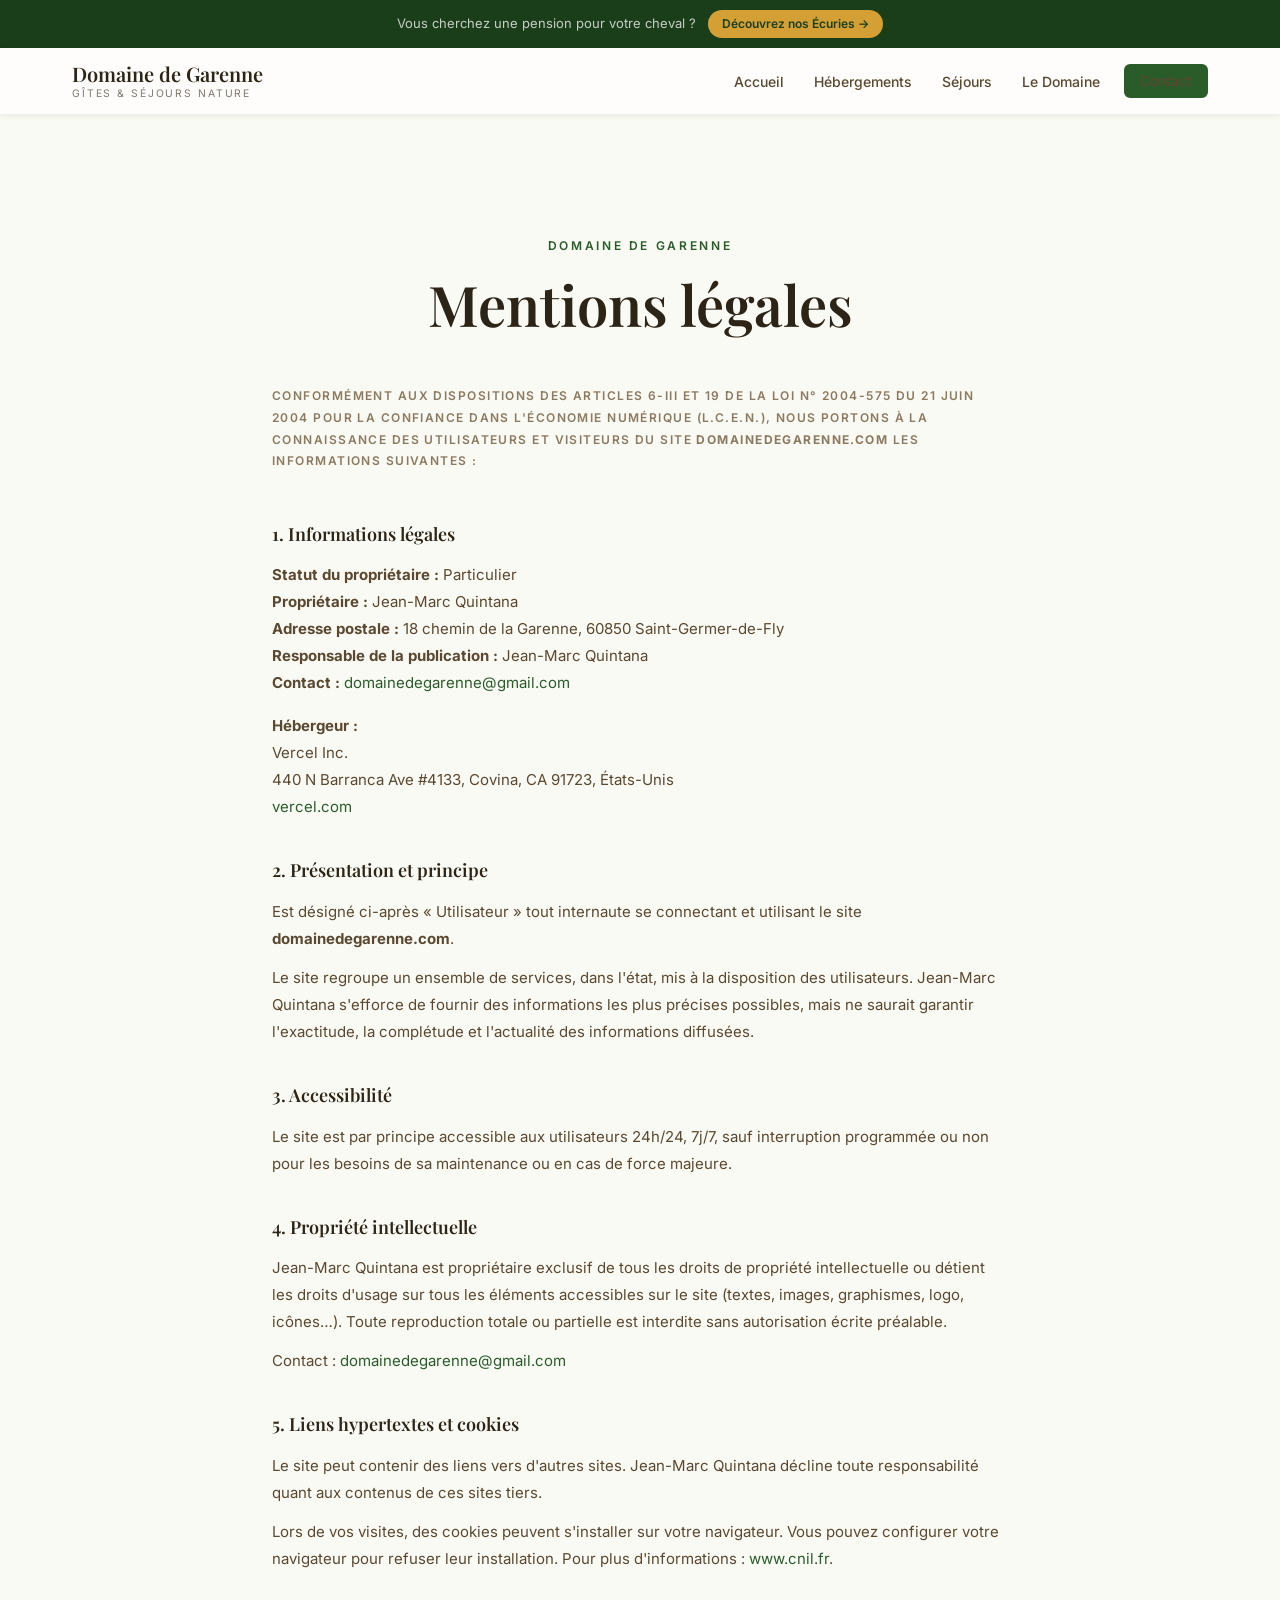
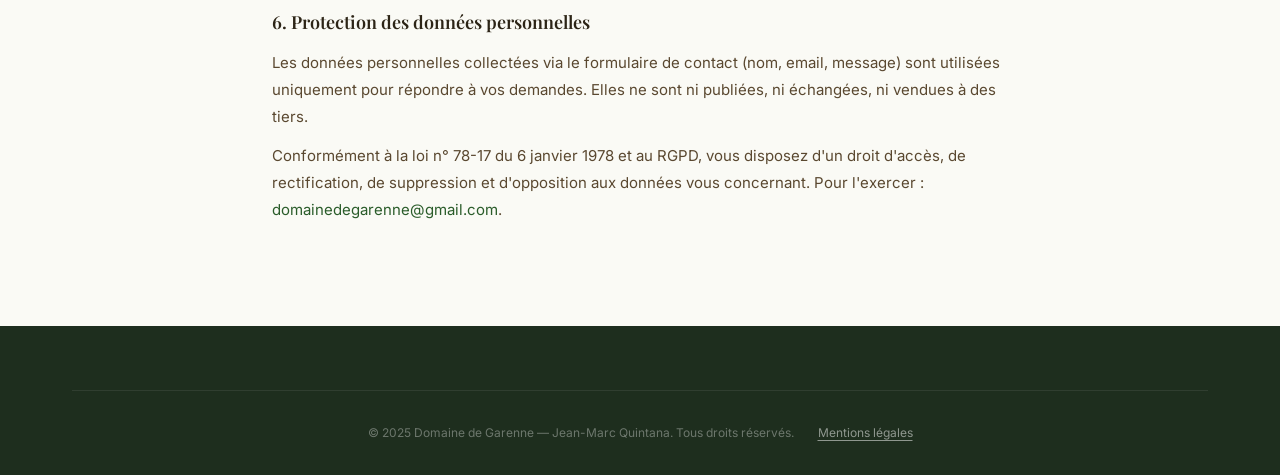
<file: sites/gites/mentions-legales.html>
<!DOCTYPE html>
<html lang="fr">
<head>
  <meta charset="UTF-8">
  <meta name="viewport" content="width=device-width, initial-scale=1.0">
  <title>Mentions légales — Domaine de Garenne</title>
  <meta name="description" content="Mentions légales du site Domaine de Garenne — Gîtes & Séjours Nature. Responsable de publication : Jean-Marc Quintana.">
  <meta name="robots" content="noindex">
  <link rel="canonical" href="https://www.domainedegarenne.com/mentions-legales.html">
  <link rel="icon" type="image/svg+xml" href="/favicon.svg">
  <link rel="apple-touch-icon" href="/favicon.svg">
  <link rel="preconnect" href="https://fonts.googleapis.com">
  <link rel="preconnect" href="https://fonts.gstatic.com" crossorigin>
  <link href="https://fonts.googleapis.com/css2?family=Playfair+Display:ital,wght@0,400;0,600;0,700;1,400;1,600&family=Inter:wght@300;400;500;600&display=swap" rel="stylesheet">
  <link rel="stylesheet" href="css/styles.css?v=2">
</head>
<body>

  <div class="top-banner">
    <p>Vous cherchez une pension pour votre cheval ? <a href="https://ecuries.domainedegarenne.com">Découvrez nos Écuries →</a></p>
  </div>

  <header>
    <nav class="nav nav--solid" aria-label="Navigation principale">
      <div class="container">
        <div class="nav__inner">
          <a href="index.html" class="nav__logo">Domaine de Garenne<small>Gîtes & Séjours Nature</small></a>
          <ul class="nav__links" role="list">
            <li><a href="index.html" class="nav__link" data-nav-link>Accueil</a></li>
            <li><a href="hebergements.html" class="nav__link" data-nav-link>Hébergements</a></li>
            <li><a href="sejours.html" class="nav__link" data-nav-link>Séjours</a></li>
            <li><a href="domaine.html" class="nav__link" data-nav-link>Le Domaine</a></li>
            <li><a href="contact.html" class="nav__link nav__cta btn btn-primary btn-sm" data-nav-link>Contact</a></li>
          </ul>
          <button class="nav__hamburger" aria-label="Ouvrir le menu" aria-expanded="false">
            <span></span><span></span><span></span>
          </button>
        </div>
      </div>
    </nav>
    <nav class="nav__mobile" aria-label="Menu mobile">
      <a href="index.html" class="nav__mobile-link">Accueil</a>
      <a href="hebergements.html" class="nav__mobile-link">Hébergements</a>
      <a href="sejours.html" class="nav__mobile-link">Séjours</a>
      <a href="domaine.html" class="nav__mobile-link">Le Domaine</a>
      <a href="contact.html" class="nav__mobile-link">Contact & Réservation</a>
    </nav>
  </header>

  <main style="padding-top:5rem;">
    <section class="section">
      <div class="container" style="max-width:800px;">

        <div class="section-header" style="margin-bottom:3rem;">
          <p class="section-header__label">Domaine de Garenne</p>
          <h1 class="section-header__title">Mentions légales</h1>
        </div>

        <div style="display:flex;flex-direction:column;gap:2.5rem;font-size:0.9375rem;line-height:1.8;color:var(--c-text-mid);">

          <div>
            <p style="font-size:0.75rem;font-weight:600;letter-spacing:0.12em;text-transform:uppercase;color:var(--c-text-light);margin-bottom:0.75rem;">Conformément aux dispositions des articles 6-III et 19 de la Loi n° 2004-575 du 21 juin 2004 pour la Confiance dans l'économie numérique (L.C.E.N.), nous portons à la connaissance des utilisateurs et visiteurs du site <strong>domainedegarenne.com</strong> les informations suivantes :</p>
          </div>

          <div>
            <h2 style="font-size:1.125rem;color:var(--c-text);margin-bottom:1rem;">1. Informations légales</h2>
            <p><strong>Statut du propriétaire :</strong> Particulier</p>
            <p><strong>Propriétaire :</strong> Jean-Marc Quintana</p>
            <p><strong>Adresse postale :</strong> 18 chemin de la Garenne, 60850 Saint-Germer-de-Fly</p>
            <p><strong>Responsable de la publication :</strong> Jean-Marc Quintana</p>
            <p><strong>Contact :</strong> <a href="mailto:domainedegarenne@gmail.com" style="color:var(--c-primary);">domainedegarenne@gmail.com</a></p>
            <p style="margin-top:1rem;"><strong>Hébergeur :</strong><br>
              Vercel Inc.<br>
              440 N Barranca Ave #4133, Covina, CA 91723, États-Unis<br>
              <a href="https://vercel.com" target="_blank" rel="noopener" style="color:var(--c-primary);">vercel.com</a>
            </p>
          </div>

          <div>
            <h2 style="font-size:1.125rem;color:var(--c-text);margin-bottom:1rem;">2. Présentation et principe</h2>
            <p>Est désigné ci-après « Utilisateur » tout internaute se connectant et utilisant le site <strong>domainedegarenne.com</strong>.</p>
            <p style="margin-top:0.75rem;">Le site regroupe un ensemble de services, dans l'état, mis à la disposition des utilisateurs. Jean-Marc Quintana s'efforce de fournir des informations les plus précises possibles, mais ne saurait garantir l'exactitude, la complétude et l'actualité des informations diffusées.</p>
          </div>

          <div>
            <h2 style="font-size:1.125rem;color:var(--c-text);margin-bottom:1rem;">3. Accessibilité</h2>
            <p>Le site est par principe accessible aux utilisateurs 24h/24, 7j/7, sauf interruption programmée ou non pour les besoins de sa maintenance ou en cas de force majeure.</p>
          </div>

          <div>
            <h2 style="font-size:1.125rem;color:var(--c-text);margin-bottom:1rem;">4. Propriété intellectuelle</h2>
            <p>Jean-Marc Quintana est propriétaire exclusif de tous les droits de propriété intellectuelle ou détient les droits d'usage sur tous les éléments accessibles sur le site (textes, images, graphismes, logo, icônes…). Toute reproduction totale ou partielle est interdite sans autorisation écrite préalable.</p>
            <p style="margin-top:0.75rem;">Contact : <a href="mailto:domainedegarenne@gmail.com" style="color:var(--c-primary);">domainedegarenne@gmail.com</a></p>
          </div>

          <div>
            <h2 style="font-size:1.125rem;color:var(--c-text);margin-bottom:1rem;">5. Liens hypertextes et cookies</h2>
            <p>Le site peut contenir des liens vers d'autres sites. Jean-Marc Quintana décline toute responsabilité quant aux contenus de ces sites tiers.</p>
            <p style="margin-top:0.75rem;">Lors de vos visites, des cookies peuvent s'installer sur votre navigateur. Vous pouvez configurer votre navigateur pour refuser leur installation. Pour plus d'informations : <a href="https://www.cnil.fr" target="_blank" rel="noopener" style="color:var(--c-primary);">www.cnil.fr</a>.</p>
          </div>

          <div>
            <h2 style="font-size:1.125rem;color:var(--c-text);margin-bottom:1rem;">6. Protection des données personnelles</h2>
            <p>Les données personnelles collectées via le formulaire de contact (nom, email, message) sont utilisées uniquement pour répondre à vos demandes. Elles ne sont ni publiées, ni échangées, ni vendues à des tiers.</p>
            <p style="margin-top:0.75rem;">Conformément à la loi n° 78-17 du 6 janvier 1978 et au RGPD, vous disposez d'un droit d'accès, de rectification, de suppression et d'opposition aux données vous concernant. Pour l'exercer : <a href="mailto:domainedegarenne@gmail.com" style="color:var(--c-primary);">domainedegarenne@gmail.com</a>.</p>
          </div>

        </div>
      </div>
    </section>
  </main>

  <footer class="footer">
    <div class="container">
      <div class="footer__bottom" style="justify-content:center;gap:1.5rem;flex-wrap:wrap;">
        <p>© 2025 Domaine de Garenne — Jean-Marc Quintana. Tous droits réservés.</p>
        <a href="mentions-legales.html" style="color:rgba(255,255,255,0.5);text-decoration:underline;text-underline-offset:3px;font-size:0.75rem;">Mentions légales</a>
      </div>
    </div>
  </footer>

  <script src="js/main.js?v=2"></script>
</body>
</html>
</file>
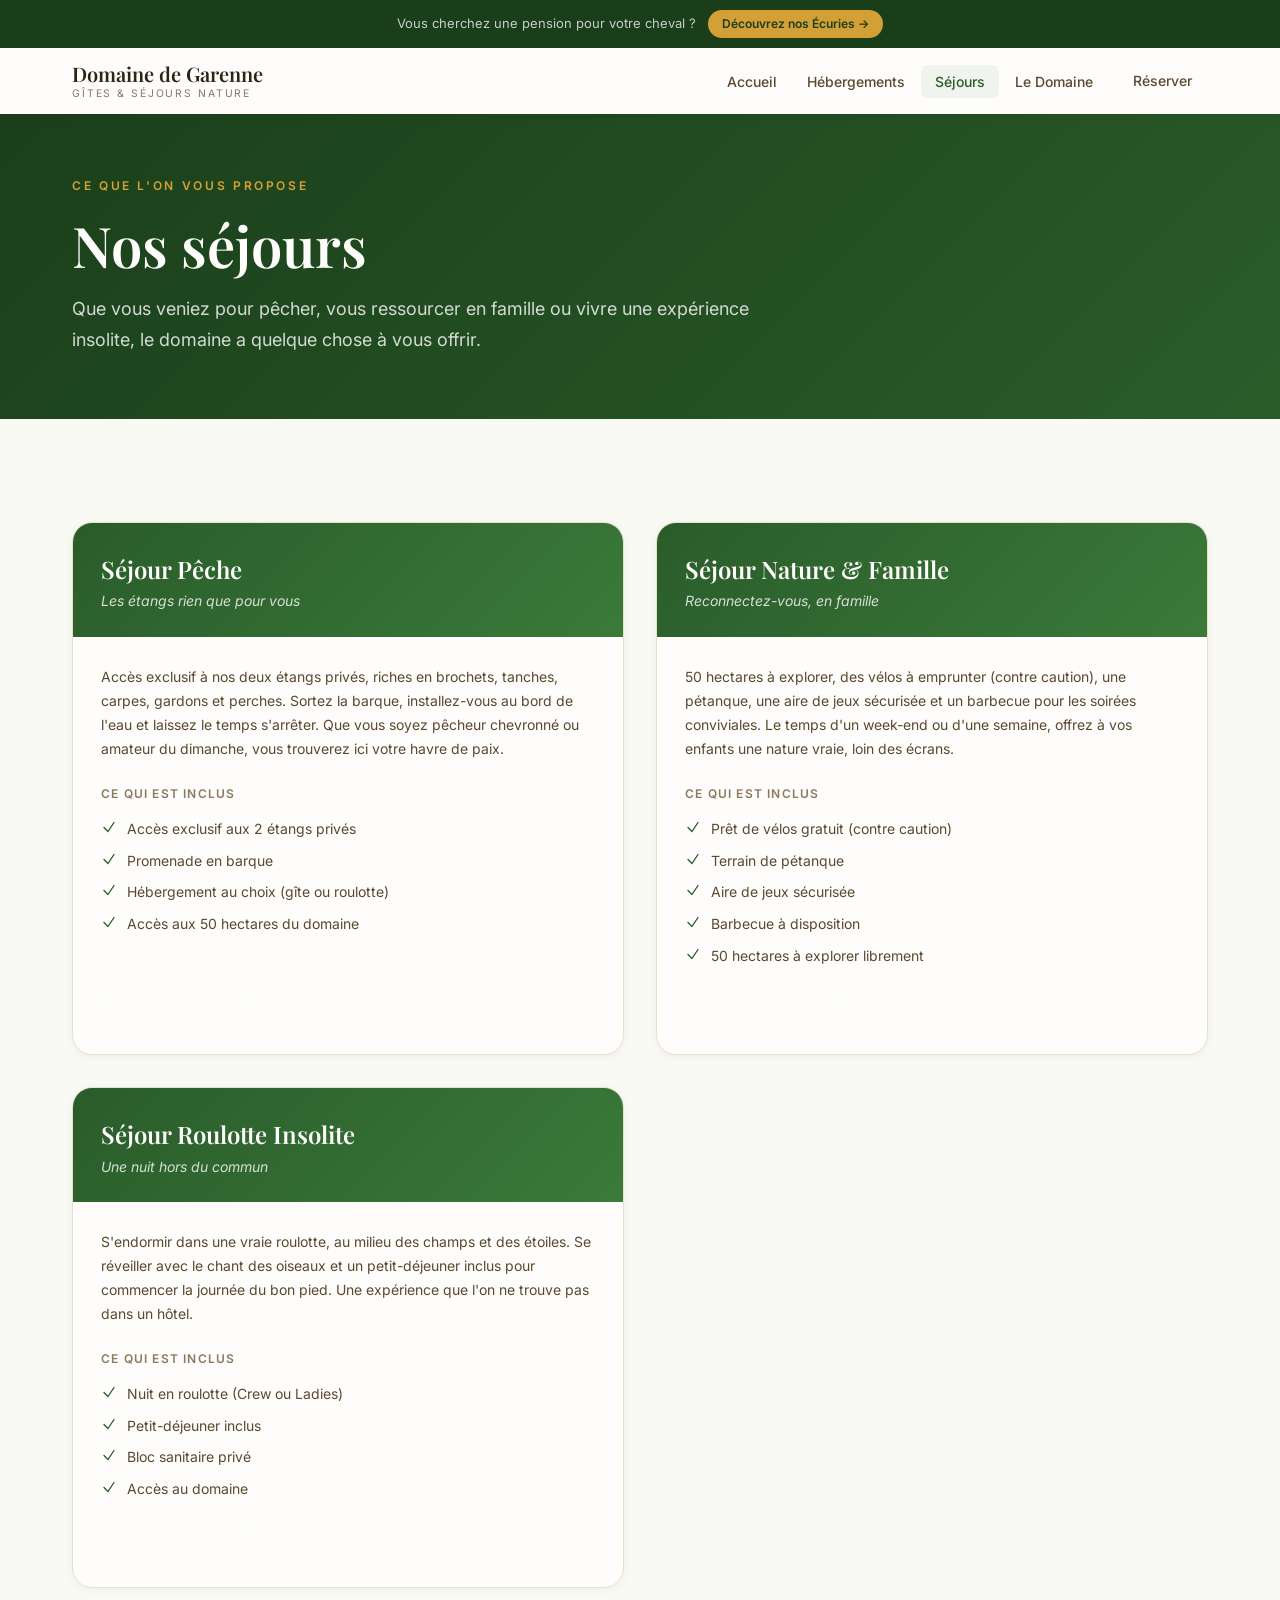
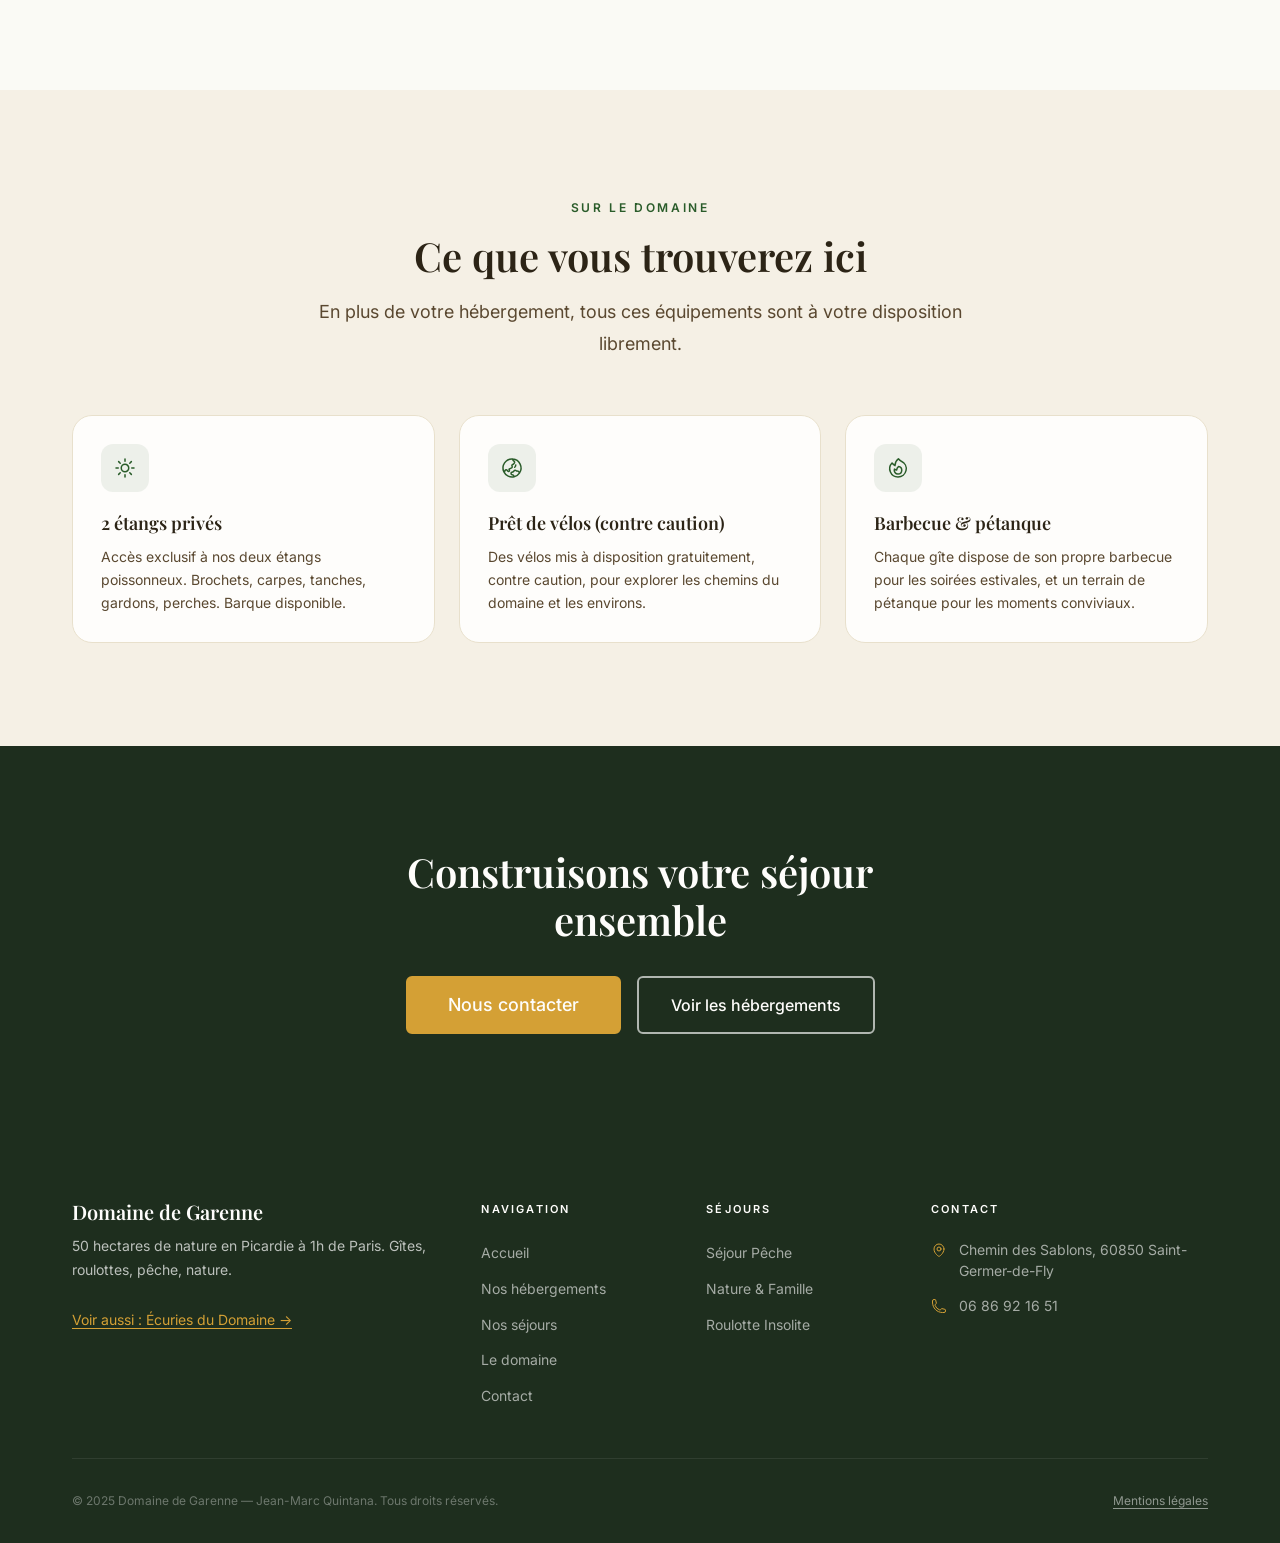
<file: sites/gites/sejours.html>
<!DOCTYPE html>
<html lang="fr">
<head>
  <meta charset="UTF-8">
  <meta name="viewport" content="width=device-width, initial-scale=1.0">
  <title>Nos Séjours — Pêche, Nature, Roulotte — Domaine de Garenne</title>
  <meta name="description" content="Séjours thématiques au Domaine de Garenne : pêche en étangs privés, nature & famille, roulotte insolite. À 1h de Paris, en Oise.">
  <link rel="canonical" href="https://www.domainedegarenne.com/sejours.html">
  <meta property="og:title" content="Nos Séjours — Domaine de Garenne">
  <meta property="og:description" content="Séjour pêche, nature famille, roulotte insolite. 50 hectares, étangs privés, calme absolu.">
  <meta property="og:type" content="website">
  <meta property="og:url" content="https://www.domainedegarenne.com/sejours.html">
  <meta property="og:image" content="https://image.jimcdn.com/app/cms/image/transf/none/path/s24de99a107f22e16/image/i34cbed6a4f7b397c/version/1570009641/image.jpg">
  <meta property="og:locale" content="fr_FR">
  <meta property="og:site_name" content="Gîtes du Domaine de Garenne">
  <meta name="twitter:card" content="summary_large_image">

  <script type="application/ld+json">
  {
    "@context": "https://schema.org",
    "@type": "BreadcrumbList",
    "itemListElement": [
      { "@type": "ListItem", "position": 1, "name": "Accueil", "item": "https://www.domainedegarenne.com/" },
      { "@type": "ListItem", "position": 2, "name": "Nos Séjours", "item": "https://www.domainedegarenne.com/sejours.html" }
    ]
  }
  </script>
  <link rel="icon" type="image/svg+xml" href="/favicon.svg">
  <link rel="apple-touch-icon" href="/favicon.svg">
  <link rel="preconnect" href="https://fonts.googleapis.com">
  <link rel="preconnect" href="https://fonts.gstatic.com" crossorigin>
  <link href="https://fonts.googleapis.com/css2?family=Playfair+Display:ital,wght@0,400;0,600;0,700;1,400;1,600&family=Inter:wght@300;400;500;600&display=swap" rel="stylesheet">
  <link rel="stylesheet" href="css/styles.css?v=2">
</head>
<body>

  <div class="top-banner">
    <p>Vous cherchez une pension pour votre cheval ? <a href="https://ecuries.domainedegarenne.com">Découvrez nos Écuries →</a></p>
  </div>

  <header>
    <nav class="nav nav--transparent" aria-label="Navigation principale">
      <div class="container">
        <div class="nav__inner">
          <a href="index.html" class="nav__logo">Domaine de Garenne<small>Gîtes & Séjours Nature</small></a>
          <ul class="nav__links" role="list">
            <li><a href="index.html" class="nav__link" data-nav-link>Accueil</a></li>
            <li><a href="hebergements.html" class="nav__link" data-nav-link>Hébergements</a></li>
            <li><a href="sejours.html" class="nav__link" data-nav-link>Séjours</a></li>
            <li><a href="domaine.html" class="nav__link" data-nav-link>Le Domaine</a></li>
            <li><a href="contact.html" class="nav__link nav__cta btn btn-outline-white btn-sm" data-nav-link>Réserver</a></li>
          </ul>
          
          <button class="nav__hamburger" aria-label="Ouvrir le menu" aria-expanded="false">
            <span></span><span></span><span></span>
          </button>
        </div>
      </div>
    </nav>
    <nav class="nav__mobile" aria-label="Menu mobile">
      <a href="index.html" class="nav__mobile-link">Accueil</a>
      <a href="hebergements.html" class="nav__mobile-link">Hébergements</a>
      <a href="sejours.html" class="nav__mobile-link">Séjours</a>
      <a href="domaine.html" class="nav__mobile-link">Le Domaine</a>
      <a href="contact.html" class="nav__mobile-link">Contact & Réservation</a>
      <p class="nav__mobile-phone"><a href="tel:+33686921651">06 86 92 16 51</a></p>
    </nav>
  </header>

  <main>

    <!-- En-tête -->
    <section style="background: linear-gradient(135deg, var(--c-primary-dark) 0%, var(--c-primary) 100%); padding-top:8rem; padding-bottom:4rem;">
      <div class="container">
        <p style="font-size:0.75rem; font-weight:600; letter-spacing:0.22em; text-transform:uppercase; color:var(--c-accent); margin-bottom:0.875rem;" class="anim-1">Ce que l'on vous propose</p>
        <h1 style="color:var(--c-white); margin-bottom:1rem;" class="anim-2">Nos séjours</h1>
        <p style="color:rgba(255,255,255,0.8); font-size:1.125rem; max-width:44rem; line-height:1.7;" class="anim-3">
          Que vous veniez pour pêcher, vous ressourcer en famille ou vivre une expérience insolite, le domaine a quelque chose à vous offrir.
        </p>
      </div>
    </section>

    <!-- Séjours (chargés par JS) -->
    <section class="section">
      <div class="container">
        <div id="sejours-grid" class="grid-2" style="gap:2rem;">
          <!-- Chargé depuis data/sejours.json -->
          <div class="loading-placeholder"></div>
          <div class="loading-placeholder"></div>
          <div class="loading-placeholder"></div>
          <div class="loading-placeholder" style="opacity:0.5;"></div>
        </div>
      </div>
    </section>

    <!-- Section équipements extérieurs -->
    <section class="section section-alt" id="equipements">
      <div class="container">
        <div class="section-header reveal">
          <p class="section-header__label">Sur le domaine</p>
          <h2 class="section-header__title">Ce que vous trouverez ici</h2>
          <p class="section-header__lead">En plus de votre hébergement, tous ces équipements sont à votre disposition librement.</p>
        </div>

        <div class="grid-3">
          <div class="feature reveal">
            <div class="feature__icon">
              <svg xmlns="http://www.w3.org/2000/svg" fill="none" viewBox="0 0 24 24" stroke-width="1.5" stroke="currentColor"><path stroke-linecap="round" stroke-linejoin="round" d="M12 3v2.25m6.364.386-1.591 1.591M21 12h-2.25m-.386 6.364-1.591-1.591M12 18.75V21m-4.773-4.227-1.591 1.591M5.25 12H3m4.227-4.773L5.636 5.636M15.75 12a3.75 3.75 0 1 1-7.5 0 3.75 3.75 0 0 1 7.5 0Z" /></svg>
            </div>
            <div>
              <p class="feature__title">2 étangs privés</p>
              <p class="feature__text">Accès exclusif à nos deux étangs poissonneux. Brochets, carpes, tanches, gardons, perches. Barque disponible.</p>
            </div>
          </div>

          <div class="feature reveal">
            <div class="feature__icon">
              <svg xmlns="http://www.w3.org/2000/svg" fill="none" viewBox="0 0 24 24" stroke-width="1.5" stroke="currentColor"><path stroke-linecap="round" stroke-linejoin="round" d="m12.75 3.03v.568c0 .334.148.65.405.864l1.068.89c.442.369.535 1.01.216 1.49l-.51.766a2.25 2.25 0 0 1-1.161.886l-.143.048a1.107 1.107 0 0 0-.57 1.664c.369.555.169 1.307-.427 1.605L9 13.125l.423 1.059a.956.956 0 0 1-1.652.928l-.679-.906a1.125 1.125 0 0 0-1.906.172L4.5 15.75l-.612.153M12.75 3.031a9 9 0 0 0-8.862 12.872M12.75 3.031a9 9 0 0 1 6.69 14.036m0 0-.177-.529A2.249 2.249 0 0 0 17.128 15H16.5l-.324-.324a1.453 1.453 0 0 0-2.328.377l-.036.073a1.586 1.586 0 0 1-.982.816l-.99.282c-.55.157-.894.702-.8 1.267l.073.438c.08.474.49.821.97.821.846 0 1.598.542 1.865 1.345l.215.643m5.276-3.67a9.012 9.012 0 0 1-5.276 3.67m0 0a9 9 0 0 1-10.275-4.835M15.75 9c0 .896-.393 1.7-1.016 2.25" /></svg>
            </div>
            <div>
              <p class="feature__title">Prêt de vélos (contre caution)</p>
              <p class="feature__text">Des vélos mis à disposition gratuitement, contre caution, pour explorer les chemins du domaine et les environs.</p>
            </div>
          </div>

          <div class="feature reveal">
            <div class="feature__icon">
              <svg xmlns="http://www.w3.org/2000/svg" fill="none" viewBox="0 0 24 24" stroke-width="1.5" stroke="currentColor"><path stroke-linecap="round" stroke-linejoin="round" d="M15.362 5.214A8.252 8.252 0 0 1 12 21 8.25 8.25 0 0 1 6.038 7.047 8.287 8.287 0 0 0 9 9.601a8.983 8.983 0 0 1 3.361-6.867 8.21 8.21 0 0 0 3 2.48Z" /><path stroke-linecap="round" stroke-linejoin="round" d="M12 18a3.75 3.75 0 0 0 .495-7.468 5.99 5.99 0 0 0-1.925 3.547 5.975 5.975 0 0 1-2.133-1.001A3.75 3.75 0 0 0 12 18Z" /></svg>
            </div>
            <div>
              <p class="feature__title">Barbecue & pétanque</p>
              <p class="feature__text">Chaque gîte dispose de son propre barbecue pour les soirées estivales, et un terrain de pétanque pour les moments conviviaux.</p>
            </div>
          </div>

        </div>
      </div>
    </section>

    <!-- CTA -->
    <section class="section section-dark" style="text-align:center;">
      <div class="container">
        <div class="reveal" style="max-width:560px; margin:0 auto;">
          <h2 style="color:var(--c-white); margin-bottom:2rem;">Construisons votre séjour ensemble</h2>
          <div style="display:flex; flex-wrap:wrap; gap:1rem; justify-content:center;">
            <a href="contact.html" class="btn btn-accent btn-lg">Nous contacter</a>
            <a href="hebergements.html" class="btn btn-outline-white">Voir les hébergements</a>
          </div>
        </div>
      </div>
    </section>

  </main>

  <footer class="footer">
    <div class="container">
      <div class="footer__grid">
        <div class="footer__brand">
          <h3>Domaine de Garenne</h3>
          <p>50 hectares de nature en Picardie à 1h de Paris. Gîtes, roulottes, pêche, nature.</p>
          <a href="https://ecuries.domainedegarenne.com" style="font-size:0.875rem; color:var(--c-accent); text-decoration:underline; text-underline-offset:3px;">Voir aussi : Écuries du Domaine →</a>
        </div>
        <div>
          <p class="footer__heading">Navigation</p>
          <nav class="footer__nav">
            <a href="index.html">Accueil</a>
            <a href="hebergements.html">Nos hébergements</a>
            <a href="sejours.html">Nos séjours</a>
            <a href="domaine.html">Le domaine</a>
            <a href="contact.html">Contact</a>
          </nav>
        </div>
        <div>
          <p class="footer__heading">Séjours</p>
          <nav class="footer__nav">
            <a href="sejours.html#sejour-peche">Séjour Pêche</a>
            <a href="sejours.html#sejour-famille">Nature & Famille</a>
            <a href="sejours.html#sejour-roulotte">Roulotte Insolite</a>
          </nav>
        </div>
        <div>
          <p class="footer__heading">Contact</p>
          <address style="font-style:normal;">
            <p class="footer__contact-item">
              <svg xmlns="http://www.w3.org/2000/svg" fill="none" viewBox="0 0 24 24" stroke-width="1.5" stroke="currentColor"><path stroke-linecap="round" stroke-linejoin="round" d="M15 10.5a3 3 0 1 1-6 0 3 3 0 0 1 6 0Z" /><path stroke-linecap="round" stroke-linejoin="round" d="M19.5 10.5c0 7.142-7.5 11.25-7.5 11.25S4.5 17.642 4.5 10.5a7.5 7.5 0 1 1 15 0Z" /></svg>
              Chemin des Sablons, 60850 Saint-Germer-de-Fly
            </p>
            <p class="footer__contact-item">
              <svg xmlns="http://www.w3.org/2000/svg" fill="none" viewBox="0 0 24 24" stroke-width="1.5" stroke="currentColor"><path stroke-linecap="round" stroke-linejoin="round" d="M2.25 6.75c0 8.284 6.716 15 15 15h2.25a2.25 2.25 0 0 0 2.25-2.25v-1.372c0-.516-.351-.966-.852-1.091l-4.423-1.106c-.44-.11-.902.055-1.173.417l-.97 1.293c-.282.376-.769.542-1.21.38a12.035 12.035 0 0 1-7.143-7.143c-.162-.441.004-.928.38-1.21l1.293-.97c.363-.271.527-.734.417-1.173L6.963 3.102a1.125 1.125 0 0 0-1.091-.852H4.5A2.25 2.25 0 0 0 2.25 4.5v2.25Z" /></svg>
              <a href="tel:+33686921651">06 86 92 16 51</a>
            </p>
          </address>
        </div>
      </div>
      <div class="footer__bottom">
        <p>© 2025 Domaine de Garenne — Jean-Marc Quintana. Tous droits réservés.</p>
        <a href="mentions-legales.html" style="color:rgba(255,255,255,0.5);text-decoration:underline;text-underline-offset:3px;font-size:0.75rem;">Mentions légales</a>
      </div>
    </div>
  </footer>

  <script src="js/main.js?v=2"></script>
</body>
</html>
</file>
<file: sites/gites/css/styles.css>
/*
 * ============================================================
 * GÎTES DU DOMAINE DE GARENNE — Feuille de styles
 * Inclut les styles partagés + palette spécifique gîtes
 * ============================================================
 */

/* ===== GOOGLE FONTS ===== */
@import url('https://fonts.googleapis.com/css2?family=Playfair+Display:ital,wght@0,400;0,600;0,700;1,400;1,600&family=Inter:wght@300;400;500;600&display=swap');

/* ===== PALETTE GÎTES ===== */
:root {
  /* Verts naturels + chaud terreux */
  --c-primary:       #2A5C2A;   /* Vert forêt */
  --c-primary-light: #3A7A3A;
  --c-primary-dark:  #1A3E1A;
  --c-primary-rgb:   42, 92, 42;

  --c-secondary:       #8B6B35; /* Brun bois */
  --c-secondary-light: #A07B45;

  --c-accent:        #D4A035;   /* Ambre / dorure pour CTA et highlights */

  /* Fonds */
  --c-bg:       #FAFAF5;        /* Blanc cassé légèrement chaud */
  --c-bg-warm:  #F5F0E5;        /* Beige chaud — sections alternées */
  --c-bg-dark:  #1E2E1E;        /* Footer sombre vert-brun */
  --c-white:    #FEFDFB;

  /* Texte */
  --c-text:       #2C2416;      /* Brun foncé — corps de texte */
  --c-text-mid:   #5A4830;      /* Brun moyen */
  --c-text-light: #8B7A60;      /* Brun clair / labels */

  /* Bordures */
  --c-border: #E8E0CC;

  /* Placeholder photos */
  --c-ph-1: #3A6A3A;
  --c-ph-2: #4A7A5A;
  --c-ph-3: #5A8A6A;
  --c-ph-4: #8B7A4A;
  --c-ph-5: #9B8A5A;
}

/* ===== IMPORT BASE PARTAGÉE ===== */
/* IMPORTANT: Copie synchronisée depuis /sites/shared/css/base.css
   Mettre à jour les deux fichiers ensemble si modification.
   En production, les deux sites sont déployés séparément donc
   chaque site doit être autonome. */

/* — Reset & base — */
*, *::before, *::after { box-sizing: border-box; margin: 0; padding: 0; }

html { scroll-behavior: smooth; -webkit-text-size-adjust: 100%; }

body {
  font-family: 'Inter', system-ui, -apple-system, sans-serif;
  font-size: 1rem;
  line-height: 1.7;
  color: var(--c-text);
  background-color: var(--c-bg);
  -webkit-font-smoothing: antialiased;
}

img, video { max-width: 100%; height: auto; display: block; }
a { color: inherit; text-decoration: none; }
ul, ol { list-style: none; }
button, input, textarea, select { font: inherit; }

/* — Typographie — */
h1, h2, h3, h4, h5, h6 {
  font-family: 'Playfair Display', Georgia, serif;
  line-height: 1.2;
  color: var(--c-text);
  font-weight: 600;
}

h1 { font-size: clamp(2rem, 5vw, 3.5rem); }
h2 { font-size: clamp(1.625rem, 3.5vw, 2.5rem); }
h3 { font-size: clamp(1.25rem, 2.5vw, 1.875rem); }
h4 { font-size: clamp(1.125rem, 2vw, 1.375rem); }

p { margin-bottom: 0; }

/* — Layout — */
.container {
  width: 100%;
  max-width: 1200px;
  margin-inline: auto;
  padding-inline: clamp(1rem, 5vw, 2rem);
}

.section { padding-block: clamp(4rem, 8vw, 8rem); }
.section-alt { background-color: var(--c-bg-warm); }
.section-dark { background-color: var(--c-bg-dark); color: var(--c-white); }
.section-dark h1, .section-dark h2, .section-dark h3, .section-dark h4 { color: var(--c-white); }

.grid-2 { display: grid; grid-template-columns: 1fr; gap: 1.5rem; }
@media (min-width: 768px) { .grid-2 { grid-template-columns: repeat(2, 1fr); } }

.grid-3 { display: grid; grid-template-columns: 1fr; gap: 1.5rem; }
@media (min-width: 640px)  { .grid-3 { grid-template-columns: repeat(2, 1fr); } }
@media (min-width: 1024px) { .grid-3 { grid-template-columns: repeat(3, 1fr); } }

.grid-4 { display: grid; grid-template-columns: 1fr; gap: 1.5rem; }
@media (min-width: 640px)  { .grid-4 { grid-template-columns: repeat(2, 1fr); } }
@media (min-width: 1280px) { .grid-4 { grid-template-columns: repeat(4, 1fr); gap: 1.25rem; } }

/* — Placeholders photos — */
.photo-ph {
  position: relative;
  width: 100%;
  overflow: hidden;
  border-radius: 0.75rem;
  background-color: var(--c-primary);
}
.photo-ph--ratio-4-3  { aspect-ratio: 4 / 3; }
.photo-ph--ratio-16-9 { aspect-ratio: 16 / 9; }
.photo-ph--ratio-3-2  { aspect-ratio: 3 / 2; }
.photo-ph--ratio-1-1  { aspect-ratio: 1 / 1; }
.photo-ph--tall       { aspect-ratio: 2 / 3; }
.photo-ph--hero       { aspect-ratio: unset; min-height: 60vh; }

.photo-ph__inner {
  position: absolute;
  inset: 0;
  display: flex;
  flex-direction: column;
  align-items: center;
  justify-content: center;
  gap: 0.75rem;
  color: rgba(255,255,255,0.65);
  font-size: 0.8125rem;
  letter-spacing: 0.08em;
  text-align: center;
  padding: 1rem;
  text-transform: uppercase;
}

.photo-ph__inner svg {
  width: 2.25rem;
  height: 2.25rem;
  opacity: 0.4;
}

/* — Boutons — */
.btn {
  display: inline-flex;
  align-items: center;
  justify-content: center;
  gap: 0.5rem;
  padding: 0.875rem 2rem;
  font-size: 1rem;
  font-weight: 500;
  border-radius: 0.375rem;
  cursor: pointer;
  transition: all 250ms ease;
  border: 2px solid transparent;
  white-space: nowrap;
  line-height: 1;
}

.btn:focus-visible { outline: 3px solid var(--c-primary); outline-offset: 3px; }

.btn-primary {
  background-color: var(--c-primary);
  color: var(--c-white);
  border-color: var(--c-primary);
}
.btn-primary:hover {
  background-color: var(--c-primary-dark);
  border-color: var(--c-primary-dark);
  transform: translateY(-1px);
  box-shadow: 0 4px 12px rgba(42,92,42,0.3);
}

.btn-secondary {
  background-color: transparent;
  color: var(--c-primary);
  border-color: var(--c-primary);
}
.btn-secondary:hover {
  background-color: var(--c-primary);
  color: var(--c-white);
}

.btn-accent {
  background-color: var(--c-accent);
  color: var(--c-white);
  border-color: var(--c-accent);
}
.btn-accent:hover {
  background-color: #B8882A;
  border-color: #B8882A;
  transform: translateY(-1px);
  box-shadow: 0 4px 12px rgba(212,160,53,0.35);
}

.btn-outline-white {
  background-color: transparent;
  color: var(--c-white);
  border-color: rgba(255,255,255,0.65);
}
.btn-outline-white:hover {
  background-color: var(--c-white);
  color: var(--c-primary);
  border-color: var(--c-white);
}

.btn-lg { padding: 1.125rem 2.5rem; font-size: 1.125rem; }
.btn-sm { padding: 0.5rem 1.25rem; font-size: 0.875rem; }

/* — Navigation — */
.nav {
  position: fixed; top: 0; left: 0; right: 0;
  z-index: 100;
  transition: background-color 250ms ease, box-shadow 250ms ease, padding 250ms ease;
  padding: 1.25rem 0;
}
.nav--transparent { background-color: transparent; }
.nav--solid {
  background-color: var(--c-white);
  box-shadow: 0 1px 8px rgba(0,0,0,0.08);
  padding: 0.875rem 0;
}

.nav__inner {
  display: flex;
  align-items: center;
  justify-content: space-between;
  gap: 1rem;
}

.nav__logo {
  font-family: 'Playfair Display', serif;
  font-size: 1.25rem;
  font-weight: 600;
  color: var(--c-white);
  transition: color 150ms ease;
  flex-shrink: 0;
  line-height: 1.2;
}
.nav--solid .nav__logo { color: var(--c-text); }

.nav__logo small {
  display: block;
  font-family: 'Inter', sans-serif;
  font-size: 0.65rem;
  font-weight: 400;
  letter-spacing: 0.18em;
  text-transform: uppercase;
  opacity: 0.6;
  margin-top: 0.125rem;
}

.nav__links {
  display: none;
  align-items: center;
  gap: 0.125rem;
}
@media (min-width: 768px) { .nav__links { display: flex; } }

.nav__link {
  font-size: 0.875rem;
  font-weight: 500;
  color: rgba(255,255,255,0.85);
  padding: 0.5rem 0.875rem;
  border-radius: 0.375rem;
  transition: all 150ms ease;
  white-space: nowrap;
}
.nav__link:hover, .nav__link--active {
  color: var(--c-white);
  background-color: rgba(255,255,255,0.12);
}
.nav--solid .nav__link { color: var(--c-text-mid); }
.nav--solid .nav__link:hover,
.nav--solid .nav__link--active { color: var(--c-primary); background-color: rgba(42,92,42,0.06); }

.nav__cta { margin-left: 0.5rem; }

.nav__phone {
  display: none;
  font-size: 0.875rem;
  font-weight: 600;
  color: var(--c-white);
  transition: color 150ms ease;
}
@media (min-width: 1024px) { .nav__phone { display: block; } }
.nav--solid .nav__phone { color: var(--c-primary); }

.nav__hamburger {
  display: flex;
  flex-direction: column;
  gap: 5px;
  padding: 0.5rem;
  cursor: pointer;
  border: none;
  background: transparent;
  border-radius: 0.375rem;
}
@media (min-width: 768px) { .nav__hamburger { display: none; } }

.nav__hamburger span {
  display: block;
  width: 24px; height: 2px;
  background-color: var(--c-white);
  border-radius: 2px;
  transition: all 250ms ease;
  transform-origin: center;
}
.nav--solid .nav__hamburger span { background-color: var(--c-text); }
.nav__hamburger.is-open span:nth-child(1) { transform: translateY(7px) rotate(45deg); }
.nav__hamburger.is-open span:nth-child(2) { opacity: 0; transform: scaleX(0); }
.nav__hamburger.is-open span:nth-child(3) { transform: translateY(-7px) rotate(-45deg); }

.nav__mobile {
  display: none;
  position: fixed; top: 0; left: 0; right: 0; bottom: 0;
  background-color: var(--c-bg-dark);
  z-index: 99;
  padding: 6rem 2rem 2rem;
  flex-direction: column;
  gap: 0;
  overflow-y: auto;
}
.nav__mobile.is-open { display: flex; }

.nav__mobile-link {
  font-family: 'Playfair Display', serif;
  font-size: 1.75rem;
  color: var(--c-white);
  padding: 1rem 0;
  border-bottom: 1px solid rgba(255,255,255,0.08);
  transition: color 150ms ease;
}
.nav__mobile-link:hover { color: var(--c-accent); }

.nav__mobile-phone {
  margin-top: 2.5rem;
  font-size: 1.125rem;
  font-weight: 600;
  color: var(--c-accent);
}

.nav__mobile-sister {
  margin-top: 1rem;
  font-size: 0.875rem;
  color: rgba(255,255,255,0.5);
}
.nav__mobile-sister a { color: rgba(255,255,255,0.75); text-decoration: underline; }

/* — Hero — */
.hero {
  position: relative;
  min-height: 100vh;
  display: flex;
  align-items: center;
  overflow: hidden;
}
.hero__bg { position: absolute; inset: 0; z-index: 0; }
.hero__overlay {
  position: absolute; inset: 0;
  background: linear-gradient(
    160deg,
    rgba(26,62,26,0.65) 0%,
    rgba(26,62,26,0.30) 50%,
    rgba(26,62,26,0.60) 100%
  );
  z-index: 1;
}
.hero__content {
  position: relative; z-index: 2;
  width: 100%;
  padding-top: 6rem;
  padding-bottom: 8rem;
}
.hero__label {
  display: inline-block;
  font-size: 0.75rem;
  font-weight: 600;
  letter-spacing: 0.22em;
  text-transform: uppercase;
  color: var(--c-accent);
  margin-bottom: 1.25rem;
}
.hero__title {
  color: var(--c-white);
  margin-bottom: 1.25rem;
  text-shadow: 0 2px 24px rgba(0,0,0,0.25);
}
.hero__subtitle {
  font-size: clamp(1rem, 2vw, 1.25rem);
  color: rgba(255,255,255,0.88);
  max-width: 44rem;
  margin-bottom: 2.5rem;
  line-height: 1.7;
}
.hero__actions {
  display: flex;
  flex-wrap: wrap;
  gap: 1rem;
  align-items: center;
}

.hero__scroll {
  position: absolute;
  bottom: 2.5rem; left: 50%;
  transform: translateX(-50%);
  z-index: 2;
  display: flex;
  flex-direction: column;
  align-items: center;
  gap: 0.5rem;
  color: rgba(255,255,255,0.55);
  font-size: 0.6875rem;
  letter-spacing: 0.15em;
  text-transform: uppercase;
  animation: bounce 2.5s ease-in-out infinite;
  cursor: pointer;
  background: none;
  border: none;
  padding: 0.5rem;
}
.hero__scroll svg { width: 1.25rem; height: 1.25rem; }
@keyframes bounce {
  0%, 100% { transform: translateX(-50%) translateY(0); }
  50% { transform: translateX(-50%) translateY(-8px); }
}

/* — Section header — */
.section-header {
  text-align: center;
  max-width: 42rem;
  margin-inline: auto;
  margin-bottom: 3.5rem;
}
.section-header__label {
  display: inline-block;
  font-size: 0.75rem;
  font-weight: 600;
  letter-spacing: 0.22em;
  text-transform: uppercase;
  color: var(--c-primary);
  margin-bottom: 0.875rem;
}
.section-header__title { margin-bottom: 1rem; }
.section-header__lead {
  font-size: 1.125rem;
  color: var(--c-text-mid);
  line-height: 1.75;
}

/* — Cards hébergements — */
.card-hebergement {
  background: var(--c-white);
  border-radius: 1.25rem;
  overflow: hidden;
  box-shadow: 0 2px 8px rgba(0,0,0,0.06);
  border: 1px solid var(--c-border);
  transition: box-shadow 250ms ease, transform 250ms ease;
  display: flex;
  flex-direction: column;
}
.card-hebergement:hover {
  box-shadow: 0 12px 32px rgba(0,0,0,0.12);
  transform: translateY(-4px);
}

.card-hebergement__image { overflow: hidden; flex-shrink: 0; }
.card-hebergement__image .photo-ph { border-radius: 0; }

.card-hebergement__body {
  padding: 1.5rem;
  flex: 1;
  display: flex;
  flex-direction: column;
}

.card-hebergement__type {
  display: inline-block;
  font-size: 0.75rem;
  font-weight: 600;
  letter-spacing: 0.12em;
  text-transform: uppercase;
  color: var(--c-primary);
  background-color: rgba(42,92,42,0.08);
  padding: 0.25rem 0.75rem;
  border-radius: 99px;
  margin-bottom: 0.875rem;
}

.card-hebergement__title {
  font-family: 'Playfair Display', serif;
  font-size: 1.375rem;
  font-weight: 600;
  margin-bottom: 0.375rem;
  color: var(--c-text);
}

.card-hebergement__accroche {
  font-size: 0.875rem;
  color: var(--c-text-mid);
  font-style: italic;
  margin-bottom: 1rem;
}

.card-hebergement__badges {
  display: flex;
  flex-wrap: wrap;
  gap: 0.5rem;
  margin-bottom: 1.25rem;
}

.badge {
  display: inline-flex;
  align-items: center;
  gap: 0.375rem;
  font-size: 0.75rem;
  font-weight: 500;
  color: var(--c-text-mid);
  background-color: var(--c-bg-warm);
  padding: 0.25rem 0.625rem;
  border-radius: 99px;
  border: 1px solid var(--c-border);
}
.badge svg { width: 0.875rem; height: 0.875rem; }

.card-hebergement__desc {
  font-size: 0.875rem;
  color: var(--c-text-mid);
  line-height: 1.7;
  margin-bottom: 1.25rem;
  flex: 1;
}

.card-hebergement__price {
  font-family: 'Playfair Display', serif;
  font-size: 1.5rem;
  font-weight: 600;
  color: var(--c-primary);
  margin-bottom: 0.25rem;
}
.card-hebergement__price-note {
  font-size: 0.75rem;
  color: var(--c-text-light);
  margin-bottom: 1.25rem;
}

.card-hebergement__animaux {
  font-size: 0.75rem;
  color: var(--c-text-light);
  margin-bottom: 1.25rem;
  padding-top: 0.75rem;
  border-top: 1px solid var(--c-border);
}

.card-hebergement__link {
  display: inline-flex;
  align-items: center;
  gap: 0.5rem;
  font-size: 0.875rem;
  font-weight: 600;
  color: var(--c-primary);
  transition: gap 150ms ease;
  margin-top: auto;
}
.card-hebergement__link:hover { gap: 0.875rem; }
.card-hebergement__link svg { width: 1rem; height: 1rem; }

/* — Feature blocks — */
.feature {
  display: flex;
  flex-direction: column;
  align-items: flex-start;
  gap: 1rem;
  padding: 1.75rem;
  background: var(--c-white);
  border-radius: 1.25rem;
  border: 1px solid var(--c-border);
  transition: box-shadow 250ms ease, transform 250ms ease;
}
.feature:hover { box-shadow: 0 8px 24px rgba(0,0,0,0.08); transform: translateY(-2px); }

.feature__icon {
  width: 3rem; height: 3rem;
  border-radius: 0.75rem;
  background-color: rgba(42,92,42,0.08);
  display: flex; align-items: center; justify-content: center;
  flex-shrink: 0;
}
.feature__icon svg { width: 1.5rem; height: 1.5rem; color: var(--c-primary); }

.feature__title {
  font-family: 'Playfair Display', serif;
  font-size: 1.125rem;
  font-weight: 600;
  margin-bottom: 0.375rem;
}
.feature__text { font-size: 0.875rem; color: var(--c-text-mid); line-height: 1.65; }

/* — Séjours cards — */
.card-sejour {
  background: var(--c-white);
  border-radius: 1.25rem;
  overflow: hidden;
  border: 1px solid var(--c-border);
  box-shadow: 0 2px 8px rgba(0,0,0,0.05);
  transition: box-shadow 250ms ease, transform 250ms ease;
  display: flex;
  flex-direction: column;
}
.card-sejour:hover { box-shadow: 0 12px 32px rgba(0,0,0,0.1); transform: translateY(-3px); }

.card-sejour--indisponible { opacity: 0.75; }
.card-sejour--indisponible:hover { transform: none; box-shadow: 0 2px 8px rgba(0,0,0,0.05); }

.card-sejour__header {
  padding: 2rem 1.75rem 1.5rem;
  background: linear-gradient(135deg, var(--c-primary) 0%, var(--c-primary-light) 100%);
  color: var(--c-white);
}
.card-sejour--indisponible .card-sejour__header {
  background: linear-gradient(135deg, #6B5A45 0%, #8B7A5A 100%);
}

.card-sejour__soon-badge {
  display: inline-block;
  font-size: 0.6875rem;
  font-weight: 600;
  letter-spacing: 0.12em;
  text-transform: uppercase;
  background: rgba(255,255,255,0.2);
  color: rgba(255,255,255,0.9);
  padding: 0.25rem 0.75rem;
  border-radius: 99px;
  margin-bottom: 1rem;
}

.card-sejour__title {
  font-family: 'Playfair Display', serif;
  font-size: 1.5rem;
  color: var(--c-white);
  margin-bottom: 0.375rem;
}

.card-sejour__accroche {
  font-size: 0.875rem;
  color: rgba(255,255,255,0.8);
  font-style: italic;
}

.card-sejour__body { padding: 1.75rem; flex: 1; display: flex; flex-direction: column; }

.card-sejour__desc {
  font-size: 0.875rem;
  color: var(--c-text-mid);
  line-height: 1.7;
  margin-bottom: 1.5rem;
}

.card-sejour__inclus { margin-bottom: 1.5rem; }
.card-sejour__inclus-title {
  font-size: 0.75rem;
  font-weight: 600;
  letter-spacing: 0.1em;
  text-transform: uppercase;
  color: var(--c-text-light);
  margin-bottom: 0.75rem;
}
.card-sejour__inclus ul { display: flex; flex-direction: column; gap: 0.5rem; }
.card-sejour__inclus li {
  display: flex;
  align-items: flex-start;
  gap: 0.625rem;
  font-size: 0.875rem;
  color: var(--c-text-mid);
}
.card-sejour__inclus li svg {
  width: 1rem; height: 1rem;
  color: var(--c-primary);
  flex-shrink: 0;
  margin-top: 0.125rem;
}

.card-sejour__mention {
  margin-top: auto;
  font-size: 0.8125rem;
  color: var(--c-text-light);
  font-style: italic;
  border-top: 1px solid var(--c-border);
  padding-top: 1rem;
}

/* — Témoignages — */
.testimonial {
  background: var(--c-white);
  border-radius: 1.25rem;
  padding: 2rem;
  border: 1px solid var(--c-border);
  box-shadow: 0 2px 8px rgba(0,0,0,0.05);
}
.testimonial__stars {
  display: flex; gap: 0.25rem;
  margin-bottom: 1rem;
  color: #F59E0B;
}
.testimonial__stars svg { width: 1.125rem; height: 1.125rem; }
.testimonial__text {
  font-style: italic;
  color: var(--c-text-mid);
  line-height: 1.75;
  margin-bottom: 1.25rem;
  font-size: 0.9375rem;
}
.testimonial__author { font-weight: 600; font-size: 0.875rem; color: var(--c-text); }
.testimonial__platform {
  font-size: 0.75rem;
  color: var(--c-text-light);
  margin-top: 0.25rem;
}

/* — Tarifs tableau — */
.tarif-card {
  background: var(--c-white);
  border-radius: 1.25rem;
  padding: 2rem;
  border: 1px solid var(--c-border);
  box-shadow: 0 2px 8px rgba(0,0,0,0.04);
  text-align: center;
  transition: box-shadow 250ms ease, transform 250ms ease;
}
.tarif-card:hover { box-shadow: 0 8px 24px rgba(0,0,0,0.1); transform: translateY(-2px); }

.tarif-card__nom {
  font-family: 'Playfair Display', serif;
  font-size: 1.25rem;
  margin-bottom: 1.5rem;
  padding-bottom: 1.25rem;
  border-bottom: 2px solid var(--c-bg-warm);
}

.tarif-card__prix {
  display: flex;
  flex-direction: column;
  gap: 1rem;
  margin-bottom: 1.5rem;
}

.tarif-item {
  display: flex;
  flex-direction: column;
  align-items: center;
  gap: 0.25rem;
}
.tarif-item__label {
  font-size: 0.75rem;
  font-weight: 600;
  letter-spacing: 0.12em;
  text-transform: uppercase;
  color: var(--c-text-light);
}
.tarif-item__amount {
  font-family: 'Playfair Display', serif;
  font-size: 2rem;
  font-weight: 600;
  color: var(--c-primary);
  line-height: 1;
}
.tarif-item__note {
  font-size: 0.75rem;
  color: var(--c-text-light);
}
.tarif-divider {
  width: 1px;
  height: 2.5rem;
  background: var(--c-border);
  align-self: center;
  display: none;
}
@media (min-width: 400px) {
  .tarif-card__prix { flex-direction: row; justify-content: center; gap: 1.5rem; }
  .tarif-divider { display: block; }
}

/* — Formulaire contact — */
.form-group { display: flex; flex-direction: column; gap: 0.375rem; margin-bottom: 1.25rem; }
.form-label { font-size: 0.875rem; font-weight: 500; color: var(--c-text); }
.form-label .req { color: #EF4444; margin-left: 0.25rem; }

.form-input, .form-textarea, .form-select {
  width: 100%;
  padding: 0.875rem 1rem;
  font-size: 1rem;
  font-family: 'Inter', sans-serif;
  color: var(--c-text);
  background-color: var(--c-white);
  border: 1.5px solid var(--c-border);
  border-radius: 0.5rem;
  transition: border-color 150ms ease, box-shadow 150ms ease;
  appearance: none;
}
.form-input:focus, .form-textarea:focus, .form-select:focus {
  outline: none;
  border-color: var(--c-primary);
  box-shadow: 0 0 0 3px rgba(42,92,42,0.12);
}
.form-input::placeholder, .form-textarea::placeholder { color: var(--c-text-light); }
.form-textarea { resize: vertical; min-height: 9rem; }

.form-row {
  display: grid;
  grid-template-columns: 1fr;
  gap: 0;
}
@media (min-width: 640px) { .form-row { grid-template-columns: repeat(2, 1fr); gap: 0 1.25rem; } }

.form-success {
  display: none;
  background: rgba(42,92,42,0.08);
  border: 1px solid rgba(42,92,42,0.25);
  border-radius: 0.75rem;
  padding: 1.5rem;
  text-align: center;
  color: var(--c-primary);
}
.form-success p { font-weight: 500; }

/* — Footer — */
.footer {
  background-color: var(--c-bg-dark);
  color: rgba(255,255,255,0.7);
  padding-top: 4rem;
  padding-bottom: 2rem;
}
.footer__grid {
  display: grid;
  grid-template-columns: 1fr;
  gap: 2.5rem;
  margin-bottom: 3rem;
}
@media (min-width: 640px)  { .footer__grid { grid-template-columns: repeat(2, 1fr); } }
@media (min-width: 1024px) { .footer__grid { grid-template-columns: 2fr 1fr 1fr 1.5fr; } }

.footer__brand h3 {
  font-family: 'Playfair Display', serif;
  font-size: 1.25rem;
  color: var(--c-white);
  margin-bottom: 0.625rem;
}
.footer__brand p { font-size: 0.875rem; line-height: 1.7; margin-bottom: 1.5rem; }

.footer__heading {
  font-size: 0.6875rem;
  font-weight: 600;
  letter-spacing: 0.2em;
  text-transform: uppercase;
  color: var(--c-white);
  margin-bottom: 1.25rem;
}
.footer__nav { display: flex; flex-direction: column; gap: 0.5rem; }
.footer__nav a {
  font-size: 0.875rem;
  color: rgba(255,255,255,0.6);
  transition: color 150ms ease;
  padding: 0.125rem 0;
}
.footer__nav a:hover { color: var(--c-white); }

.footer__contact-item {
  display: flex; align-items: flex-start;
  gap: 0.75rem;
  font-size: 0.875rem;
  color: rgba(255,255,255,0.6);
  margin-bottom: 0.875rem;
  line-height: 1.5;
}
.footer__contact-item svg { width: 1rem; height: 1rem; flex-shrink: 0; margin-top: 0.175rem; color: var(--c-accent); }
.footer__contact-item a:hover { color: var(--c-white); }

.footer__bottom {
  padding-top: 2rem;
  border-top: 1px solid rgba(255,255,255,0.08);
  display: flex; flex-wrap: wrap;
  gap: 1rem;
  justify-content: space-between;
  align-items: center;
  font-size: 0.75rem;
  color: rgba(255,255,255,0.35);
}
.footer__bottom a { transition: color 150ms ease; }
.footer__bottom a:hover { color: rgba(255,255,255,0.7); }

/* — Bannière top (lien vers site sœur) — */
.top-banner {
  background-color: var(--c-primary-dark);
  padding: 0.625rem 0;
  text-align: center;
}
.top-banner p { font-size: 0.8125rem; color: rgba(255,255,255,0.75); }
.top-banner a {
  display: inline-block;
  color: var(--c-primary-dark);
  background-color: var(--c-accent);
  font-weight: 600;
  font-size: 0.75rem;
  text-decoration: none;
  padding: 0.25rem 0.875rem;
  border-radius: 2rem;
  margin-left: 0.5rem;
  transition: background-color 150ms ease, transform 150ms ease;
}
.top-banner a:hover { background-color: #c8a84b; transform: translateY(-1px); }

/* — Checklist inclus — */
.check-list { display: flex; flex-direction: column; gap: 0.625rem; }
.check-list li {
  display: flex; align-items: flex-start;
  gap: 0.75rem;
  font-size: 0.9375rem;
  color: var(--c-text-mid);
}
.check-list li svg { width: 1.125rem; height: 1.125rem; color: var(--c-primary); flex-shrink: 0; margin-top: 0.15rem; }

/* — Scroll reveal — */
.reveal { opacity: 0; transform: translateY(20px); transition: opacity 0.6s ease, transform 0.6s ease; }
.reveal.is-visible { opacity: 1; transform: translateY(0); }

/* — Animations hero — */
@keyframes fadeInUp {
  from { opacity: 0; transform: translateY(24px); }
  to   { opacity: 1; transform: translateY(0); }
}
.anim-1 { animation: fadeInUp 0.7s ease 0.1s both; }
.anim-2 { animation: fadeInUp 0.7s ease 0.25s both; }
.anim-3 { animation: fadeInUp 0.7s ease 0.4s both; }
.anim-4 { animation: fadeInUp 0.7s ease 0.55s both; }

/* — Divers — */
.divider { width: 3rem; height: 3px; background-color: var(--c-primary); border-radius: 2px; margin-bottom: 1.5rem; }
.divider--center { margin-inline: auto; }

.sr-only { position: absolute; width: 1px; height: 1px; padding: 0; margin: -1px; overflow: hidden; clip: rect(0,0,0,0); white-space: nowrap; border: 0; }

.text-center { text-align: center; }

/* Activités alentours */
.activite-item {
  display: flex; align-items: flex-start;
  gap: 1rem;
  padding: 1.25rem;
  background: var(--c-white);
  border-radius: 0.75rem;
  border: 1px solid var(--c-border);
}
.activite-item__distance {
  font-size: 0.75rem;
  font-weight: 700;
  color: var(--c-primary);
  background: rgba(42,92,42,0.08);
  padding: 0.25rem 0.625rem;
  border-radius: 99px;
  white-space: nowrap;
  flex-shrink: 0;
  margin-top: 0.125rem;
}
.activite-item__nom { font-weight: 600; font-size: 0.9375rem; margin-bottom: 0.25rem; }
.activite-item__desc { font-size: 0.8125rem; color: var(--c-text-mid); }

/* Loading state pour les cards générées par JS */
.loading-placeholder {
  background: linear-gradient(90deg, var(--c-bg-warm) 25%, var(--c-border) 50%, var(--c-bg-warm) 75%);
  background-size: 200% 100%;
  animation: shimmer 1.5s infinite;
  border-radius: 0.75rem;
  min-height: 300px;
}
@keyframes shimmer {
  0% { background-position: 200% 0; }
  100% { background-position: -200% 0; }
}

/* — Carrousel photos — */
.carousel {
  position: relative;
  overflow: hidden;
  aspect-ratio: 4 / 3;
  background: var(--c-bg-warm);
}
.carousel__track {
  display: flex;
  height: 100%;
  transition: transform 380ms cubic-bezier(0.4, 0, 0.2, 1);
  will-change: transform;
}
.carousel__slide {
  flex: 0 0 100%;
  width: 100%;
  height: 100%;
  overflow: hidden;
}
.carousel__slide img {
  width: 100%;
  height: 100%;
  object-fit: cover;
  display: block;
}
.carousel__prev,
.carousel__next {
  position: absolute;
  top: 50%; transform: translateY(-50%);
  z-index: 3;
  background: rgba(0,0,0,0.38);
  color: #fff;
  border: none;
  width: 2.25rem;
  height: 2.25rem;
  border-radius: 50%;
  font-size: 1.375rem;
  line-height: 1;
  cursor: pointer;
  display: flex; align-items: center; justify-content: center;
  transition: background 150ms ease, opacity 150ms ease;
  opacity: 0;
}
.carousel:hover .carousel__prev,
.carousel:hover .carousel__next { opacity: 1; }
.carousel__prev { left: 0.75rem; }
.carousel__next { right: 0.75rem; }
.carousel__prev:hover,
.carousel__next:hover { background: rgba(0,0,0,0.6); }

.carousel__dots {
  position: absolute;
  bottom: 0.625rem;
  left: 50%; transform: translateX(-50%);
  display: flex; gap: 0.375rem;
  z-index: 3;
}
.carousel__dot {
  width: 0.5rem; height: 0.5rem;
  border-radius: 50%;
  border: none;
  background: rgba(255,255,255,0.5);
  cursor: pointer;
  padding: 0;
  transition: background 200ms ease, transform 200ms ease;
}
.carousel__dot.is-active {
  background: #fff;
  transform: scale(1.3);
}

/* — Hero avec vraie photo de fond — */
.hero--photo {
  background-size: cover;
  background-position: center;
  background-repeat: no-repeat;
}
.hero--photo::before {
  content: '';
  position: absolute;
  inset: 0;
  background: linear-gradient(to bottom,
    rgba(0,0,0,0.45) 0%,
    rgba(0,0,0,0.25) 50%,
    rgba(0,0,0,0.55) 100%);
}

/* — Galerie photo domaine — */
.gallery-grid {
  display: grid;
  grid-template-columns: 1fr 1fr;
  gap: 0.75rem;
}
@media (min-width: 768px) {
  .gallery-grid { grid-template-columns: repeat(3, 1fr); gap: 1rem; }
}
.gallery-item {
  overflow: hidden;
  border-radius: 0.75rem;
  aspect-ratio: 4 / 3;
}
.gallery-item img {
  width: 100%; height: 100%;
  object-fit: cover;
  display: block;
  transition: transform 400ms ease;
}
.gallery-item:hover img { transform: scale(1.05); }
.gallery-item--tall { aspect-ratio: 3 / 4; }

/* — Accueil vignettes séjours avec photo — */
.card-sejour-preview {
  position: relative;
  border-radius: 1.25rem;
  overflow: hidden;
  aspect-ratio: 4 / 3;
  cursor: pointer;
}
.card-sejour-preview img {
  width: 100%; height: 100%;
  object-fit: cover;
  display: block;
  transition: transform 400ms ease;
}
.card-sejour-preview:hover img { transform: scale(1.06); }
.card-sejour-preview__overlay {
  position: absolute;
  inset: 0;
  background: linear-gradient(to top, rgba(0,0,0,0.7) 0%, rgba(0,0,0,0.1) 55%, transparent 100%);
  display: flex;
  flex-direction: column;
  justify-content: flex-end;
  padding: 1.5rem;
}
.card-sejour-preview__title {
  font-family: 'Playfair Display', serif;
  font-size: clamp(1.1rem, 2.5vw, 1.375rem);
  color: #fff;
  font-weight: 600;
  margin-bottom: 0.375rem;
}
.card-sejour-preview__sub {
  font-size: 0.8125rem;
  color: rgba(255,255,255,0.78);
}

/* ===== MOBILE ===== */
@media (max-width: 540px) {
  /* Bannière : centrer le texte et le bouton pill */
  .top-banner p {
    display: flex;
    flex-direction: column;
    align-items: center;
    gap: 0.375rem;
    line-height: 1.4;
  }
  .top-banner a { margin-left: 0; }

  /* Hero : boutons full-width sur mobile */
  .hero__actions {
    flex-direction: column;
    align-items: stretch;
  }
  .hero__actions .btn { text-align: center; justify-content: center; }

  /* Section CTA pairs (via inline flex) */
  .hero__content .btn-lg { padding: 1rem 1.5rem; font-size: 1rem; }

  /* Carousel : masquer flèches (swipe suffisant) */
  .carousel__prev, .carousel__next { display: none; }
  .carousel__dots { gap: 0.5rem; }
}
</file>
<file: sites/ecuries/css/styles.css>
/*
 * ============================================================
 * ÉCURIES DU DOMAINE DE GARENNE — Feuille de styles
 * Palette : vert profond, brun cuir, sable — sobre et pro
 * ============================================================
 */

@import url('https://fonts.googleapis.com/css2?family=Playfair+Display:ital,wght@0,400;0,600;0,700;1,400;1,600&family=Inter:wght@300;400;500;600&display=swap');

/* ===== PALETTE ÉCURIES ===== */
:root {
  --c-primary:       #1E3A1E;   /* Vert profond */
  --c-primary-light: #2E5A2E;
  --c-primary-dark:  #0E2A0E;
  --c-primary-rgb:   30, 58, 30;

  --c-secondary:       #7A5C3A; /* Brun cuir */
  --c-secondary-light: #8A6C4A;

  --c-accent:        #C8902A;   /* Doré sable pour CTA */

  --c-bg:       #FAFAF8;
  --c-bg-warm:  #F0EBE0;        /* Sable */
  --c-bg-dark:  #141E14;
  --c-white:    #FEFDFB;

  --c-text:       #201A10;
  --c-text-mid:   #4A3A25;
  --c-text-light: #7A6A55;

  --c-border: #E0D8C8;

  --c-ph-1: #2E5A2E;
  --c-ph-2: #3A6A3A;
  --c-ph-3: #4A5A3A;
  --c-ph-4: #7A5C3A;
}

/* ===== RESET & BASE ===== */
*, *::before, *::after { box-sizing: border-box; margin: 0; padding: 0; }
html { scroll-behavior: smooth; -webkit-text-size-adjust: 100%; }
body {
  font-family: 'Inter', system-ui, -apple-system, sans-serif;
  font-size: 1rem;
  line-height: 1.7;
  color: var(--c-text);
  background-color: var(--c-bg);
  -webkit-font-smoothing: antialiased;
}
img, video { max-width: 100%; height: auto; display: block; }
a { color: inherit; text-decoration: none; }
ul, ol { list-style: none; }
button, input, textarea, select { font: inherit; }

/* ===== TYPOGRAPHIE ===== */
h1, h2, h3, h4, h5, h6 {
  font-family: 'Playfair Display', Georgia, serif;
  line-height: 1.2;
  color: var(--c-text);
  font-weight: 600;
}
h1 { font-size: clamp(2rem, 5vw, 3.5rem); }
h2 { font-size: clamp(1.625rem, 3.5vw, 2.5rem); }
h3 { font-size: clamp(1.25rem, 2.5vw, 1.875rem); }
h4 { font-size: clamp(1.125rem, 2vw, 1.375rem); }

/* ===== LAYOUT ===== */
.container {
  width: 100%;
  max-width: 1200px;
  margin-inline: auto;
  padding-inline: clamp(1rem, 5vw, 2rem);
}
.section { padding-block: clamp(4rem, 8vw, 8rem); }
.section-alt { background-color: var(--c-bg-warm); }
.section-dark { background-color: var(--c-bg-dark); color: var(--c-white); }
.section-dark h1, .section-dark h2, .section-dark h3, .section-dark h4 { color: var(--c-white); }

.grid-2 { display: grid; grid-template-columns: 1fr; gap: 1.5rem; }
@media (min-width: 768px) { .grid-2 { grid-template-columns: repeat(2, 1fr); } }
.grid-3 { display: grid; grid-template-columns: 1fr; gap: 1.5rem; }
@media (min-width: 640px)  { .grid-3 { grid-template-columns: repeat(2, 1fr); } }
@media (min-width: 1024px) { .grid-3 { grid-template-columns: repeat(3, 1fr); } }

/* ===== PLACEHOLDERS ===== */
.photo-ph {
  position: relative; width: 100%; overflow: hidden;
  border-radius: 0.75rem; background-color: var(--c-primary);
}
.photo-ph--ratio-4-3  { aspect-ratio: 4 / 3; }
.photo-ph--ratio-16-9 { aspect-ratio: 16 / 9; }
.photo-ph--ratio-3-2  { aspect-ratio: 3 / 2; }
.photo-ph--ratio-1-1  { aspect-ratio: 1 / 1; }
.photo-ph--hero       { aspect-ratio: unset; min-height: 60vh; }
.photo-ph__inner {
  position: absolute; inset: 0;
  display: flex; flex-direction: column; align-items: center; justify-content: center;
  gap: 0.75rem; color: rgba(255,255,255,0.6);
  font-size: 0.8125rem; letter-spacing: 0.08em;
  text-align: center; padding: 1rem; text-transform: uppercase;
}
.photo-ph__inner svg { width: 2.25rem; height: 2.25rem; opacity: 0.4; }

/* ===== BOUTONS ===== */
.btn {
  display: inline-flex; align-items: center; justify-content: center;
  gap: 0.5rem; padding: 0.875rem 2rem;
  font-size: 1rem; font-weight: 500;
  border-radius: 0.375rem; cursor: pointer;
  transition: all 250ms ease; border: 2px solid transparent;
  white-space: nowrap; line-height: 1;
}
.btn:focus-visible { outline: 3px solid var(--c-primary); outline-offset: 3px; }

.btn-primary {
  background-color: var(--c-primary); color: var(--c-white); border-color: var(--c-primary);
}
.btn-primary:hover {
  background-color: var(--c-primary-dark); border-color: var(--c-primary-dark);
  transform: translateY(-1px);
  box-shadow: 0 4px 12px rgba(30,58,30,0.3);
}
.btn-secondary {
  background-color: transparent; color: var(--c-primary); border-color: var(--c-primary);
}
.btn-secondary:hover { background-color: var(--c-primary); color: var(--c-white); }
.btn-accent {
  background-color: var(--c-accent); color: var(--c-white); border-color: var(--c-accent);
}
.btn-accent:hover {
  background-color: #A87020; border-color: #A87020;
  transform: translateY(-1px); box-shadow: 0 4px 12px rgba(200,144,42,0.35);
}
.btn-outline-white {
  background-color: transparent; color: var(--c-white); border-color: rgba(255,255,255,0.65);
}
.btn-outline-white:hover { background-color: var(--c-white); color: var(--c-primary); border-color: var(--c-white); }
.btn-lg { padding: 1.125rem 2.5rem; font-size: 1.125rem; }
.btn-sm { padding: 0.5rem 1.25rem; font-size: 0.875rem; }

/* ===== NAVIGATION ===== */
.nav {
  position: fixed; top: 0; left: 0; right: 0; z-index: 100;
  transition: background-color 250ms ease, box-shadow 250ms ease, padding 250ms ease;
  padding: 1.25rem 0;
}
.nav--transparent { background-color: transparent; }
.nav--solid {
  background-color: var(--c-white);
  box-shadow: 0 1px 8px rgba(0,0,0,0.08);
  padding: 0.875rem 0;
}
.nav__inner { display: flex; align-items: center; justify-content: space-between; gap: 1rem; }

.nav__logo {
  font-family: 'Playfair Display', serif;
  font-size: 1.25rem; font-weight: 600;
  color: var(--c-white); transition: color 150ms ease;
  flex-shrink: 0; line-height: 1.2;
}
.nav--solid .nav__logo { color: var(--c-text); }
.nav__logo small {
  display: block; font-family: 'Inter', sans-serif;
  font-size: 0.65rem; font-weight: 400;
  letter-spacing: 0.18em; text-transform: uppercase;
  opacity: 0.6; margin-top: 0.125rem;
}

.nav__links { display: none; align-items: center; gap: 0.125rem; }
@media (min-width: 768px) { .nav__links { display: flex; } }

.nav__link {
  font-size: 0.875rem; font-weight: 500;
  color: rgba(255,255,255,0.85);
  padding: 0.5rem 0.875rem; border-radius: 0.375rem;
  transition: all 150ms ease; white-space: nowrap;
}
.nav__link:hover, .nav__link--active { color: var(--c-white); background-color: rgba(255,255,255,0.12); }
.nav--solid .nav__link { color: var(--c-text-mid); }
.nav--solid .nav__link:hover, .nav--solid .nav__link--active { color: var(--c-primary); background-color: rgba(30,58,30,0.06); }
.nav__cta { margin-left: 0.5rem; }

.nav__phone { display: none; font-size: 0.875rem; font-weight: 600; color: var(--c-white); transition: color 150ms ease; }
@media (min-width: 1024px) { .nav__phone { display: block; } }
.nav--solid .nav__phone { color: var(--c-primary); }

.nav__hamburger {
  display: flex; flex-direction: column; gap: 5px;
  padding: 0.5rem; cursor: pointer; border: none;
  background: transparent; border-radius: 0.375rem;
}
@media (min-width: 768px) { .nav__hamburger { display: none; } }
.nav__hamburger span {
  display: block; width: 24px; height: 2px;
  background-color: var(--c-white); border-radius: 2px;
  transition: all 250ms ease; transform-origin: center;
}
.nav--solid .nav__hamburger span { background-color: var(--c-text); }
.nav__hamburger.is-open span:nth-child(1) { transform: translateY(7px) rotate(45deg); }
.nav__hamburger.is-open span:nth-child(2) { opacity: 0; transform: scaleX(0); }
.nav__hamburger.is-open span:nth-child(3) { transform: translateY(-7px) rotate(-45deg); }

.nav__mobile {
  display: none; position: fixed; top: 0; left: 0; right: 0; bottom: 0;
  background-color: var(--c-bg-dark); z-index: 99;
  padding: 6rem 2rem 2rem; flex-direction: column; gap: 0; overflow-y: auto;
}
.nav__mobile.is-open { display: flex; }
.nav__mobile-link {
  font-family: 'Playfair Display', serif; font-size: 1.75rem;
  color: var(--c-white); padding: 1rem 0;
  border-bottom: 1px solid rgba(255,255,255,0.08);
  transition: color 150ms ease;
}
.nav__mobile-link:hover { color: var(--c-accent); }
.nav__mobile-phone { margin-top: 2.5rem; font-size: 1.125rem; font-weight: 600; color: var(--c-accent); }
.nav__mobile-sister { margin-top: 1rem; font-size: 0.875rem; color: rgba(255,255,255,0.5); }
.nav__mobile-sister a { color: rgba(255,255,255,0.75); text-decoration: underline; }

/* ===== HERO ===== */
.hero {
  position: relative; min-height: 100vh;
  display: flex; align-items: center; overflow: hidden;
}
.hero__bg { position: absolute; inset: 0; z-index: 0; }
.hero__overlay {
  position: absolute; inset: 0;
  background: linear-gradient(160deg, rgba(14,42,14,0.70) 0%, rgba(14,42,14,0.30) 50%, rgba(14,42,14,0.65) 100%);
  z-index: 1;
}
.hero__content { position: relative; z-index: 2; width: 100%; padding-top: 6rem; padding-bottom: 8rem; }
.hero__label {
  display: inline-block; font-size: 0.75rem; font-weight: 600;
  letter-spacing: 0.22em; text-transform: uppercase;
  color: var(--c-accent); margin-bottom: 1.25rem;
}
.hero__title { color: var(--c-white); margin-bottom: 1.25rem; text-shadow: 0 2px 24px rgba(0,0,0,0.3); }
.hero__subtitle {
  font-size: clamp(1rem, 2vw, 1.25rem); color: rgba(255,255,255,0.88);
  max-width: 44rem; margin-bottom: 2.5rem; line-height: 1.7;
}
.hero__actions { display: flex; flex-wrap: wrap; gap: 1rem; align-items: center; }
.hero__scroll {
  position: absolute; bottom: 2.5rem; left: 50%;
  transform: translateX(-50%); z-index: 2;
  display: flex; flex-direction: column; align-items: center; gap: 0.5rem;
  color: rgba(255,255,255,0.55); font-size: 0.6875rem;
  letter-spacing: 0.15em; text-transform: uppercase;
  animation: bounce 2.5s ease-in-out infinite; cursor: pointer;
  background: none; border: none; padding: 0.5rem;
}
.hero__scroll svg { width: 1.25rem; height: 1.25rem; }
@keyframes bounce {
  0%, 100% { transform: translateX(-50%) translateY(0); }
  50% { transform: translateX(-50%) translateY(-8px); }
}

/* ===== SECTION HEADER ===== */
.section-header { text-align: center; max-width: 42rem; margin-inline: auto; margin-bottom: 3.5rem; }
.section-header__label {
  display: inline-block; font-size: 0.75rem; font-weight: 600;
  letter-spacing: 0.22em; text-transform: uppercase;
  color: var(--c-primary); margin-bottom: 0.875rem;
}
.section-header__title { margin-bottom: 1rem; }
.section-header__lead { font-size: 1.125rem; color: var(--c-text-mid); line-height: 1.75; }

/* ===== CARD FORMULE PENSION ===== */
.card-formule {
  background: var(--c-white);
  border-radius: 1.25rem; overflow: hidden;
  border: 1px solid var(--c-border);
  box-shadow: 0 2px 8px rgba(0,0,0,0.05);
  transition: box-shadow 250ms ease, transform 250ms ease;
  display: flex; flex-direction: column;
}
.card-formule:hover { box-shadow: 0 12px 32px rgba(0,0,0,0.1); transform: translateY(-4px); }

.card-formule--populaire {
  border-color: var(--c-primary);
  box-shadow: 0 4px 20px rgba(30,58,30,0.15);
}

.card-formule__header {
  padding: 1.75rem 1.75rem 1.5rem;
  background: var(--c-primary-dark);
  color: var(--c-white);
  position: relative;
}
.card-formule--populaire .card-formule__header {
  background: linear-gradient(135deg, var(--c-primary-dark) 0%, var(--c-primary) 100%);
}

.card-formule__badge-pop {
  position: absolute; top: 1rem; right: 1rem;
  background: var(--c-accent); color: var(--c-white);
  font-size: 0.6875rem; font-weight: 700;
  letter-spacing: 0.1em; text-transform: uppercase;
  padding: 0.25rem 0.75rem; border-radius: 99px;
}

.card-formule__title {
  font-family: 'Playfair Display', serif;
  font-size: 1.25rem; color: var(--c-white); margin-bottom: 0.5rem;
}
.card-formule__desc { font-size: 0.875rem; color: rgba(255,255,255,0.75); line-height: 1.6; }

.card-formule__prix {
  display: flex; align-items: baseline; gap: 0.375rem;
  margin-top: 1.25rem; padding-top: 1.25rem;
  border-top: 1px solid rgba(255,255,255,0.15);
}
.card-formule__ht {
  font-family: 'Playfair Display', serif;
  font-size: 1.75rem; font-weight: 700; color: var(--c-white); line-height: 1;
}
.card-formule__ttc {
  font-size: 0.875rem; color: rgba(255,255,255,0.6);
}

.card-formule__body { padding: 1.75rem; flex: 1; }
.card-formule__inclus-title {
  font-size: 0.75rem; font-weight: 600;
  letter-spacing: 0.1em; text-transform: uppercase;
  color: var(--c-text-light); margin-bottom: 0.875rem;
}
.card-formule__inclus { display: flex; flex-direction: column; gap: 0.5rem; }
.card-formule__inclus li {
  display: flex; align-items: flex-start;
  gap: 0.625rem; font-size: 0.875rem; color: var(--c-text-mid);
}
.card-formule__inclus li svg {
  width: 1rem; height: 1rem; color: var(--c-primary);
  flex-shrink: 0; margin-top: 0.125rem;
}

/* ===== FEATURE ===== */
.feature {
  display: flex; flex-direction: column; align-items: flex-start;
  gap: 1rem; padding: 1.75rem;
  background: var(--c-white); border-radius: 1.25rem;
  border: 1px solid var(--c-border);
  transition: box-shadow 250ms ease, transform 250ms ease;
}
.feature:hover { box-shadow: 0 8px 24px rgba(0,0,0,0.08); transform: translateY(-2px); }
.feature__icon {
  width: 3rem; height: 3rem; border-radius: 0.75rem;
  background-color: rgba(30,58,30,0.08);
  display: flex; align-items: center; justify-content: center; flex-shrink: 0;
}
.feature__icon svg { width: 1.5rem; height: 1.5rem; color: var(--c-primary); }
.feature__title { font-family: 'Playfair Display', serif; font-size: 1.125rem; font-weight: 600; margin-bottom: 0.375rem; }
.feature__text { font-size: 0.875rem; color: var(--c-text-mid); line-height: 1.65; }

/* ===== FORMULAIRE ===== */
.form-group { display: flex; flex-direction: column; gap: 0.375rem; margin-bottom: 1.25rem; }
.form-label { font-size: 0.875rem; font-weight: 500; color: var(--c-text); }
.form-label .req { color: #EF4444; margin-left: 0.25rem; }
.form-input, .form-textarea, .form-select {
  width: 100%; padding: 0.875rem 1rem;
  font-size: 1rem; font-family: 'Inter', sans-serif;
  color: var(--c-text); background-color: var(--c-white);
  border: 1.5px solid var(--c-border); border-radius: 0.5rem;
  transition: border-color 150ms ease, box-shadow 150ms ease;
  appearance: none;
}
.form-input:focus, .form-textarea:focus, .form-select:focus {
  outline: none; border-color: var(--c-primary);
  box-shadow: 0 0 0 3px rgba(30,58,30,0.12);
}
.form-input::placeholder, .form-textarea::placeholder { color: var(--c-text-light); }
.form-textarea { resize: vertical; min-height: 9rem; }
.form-row { display: grid; grid-template-columns: 1fr; gap: 0; }
@media (min-width: 640px) { .form-row { grid-template-columns: repeat(2, 1fr); gap: 0 1.25rem; } }

/* ===== FOOTER ===== */
.footer { background-color: var(--c-bg-dark); color: rgba(255,255,255,0.7); padding-top: 4rem; padding-bottom: 2rem; }
.footer__grid { display: grid; grid-template-columns: 1fr; gap: 2.5rem; margin-bottom: 3rem; }
@media (min-width: 640px)  { .footer__grid { grid-template-columns: repeat(2, 1fr); } }
@media (min-width: 1024px) { .footer__grid { grid-template-columns: 2fr 1fr 1fr 1.5fr; } }
.footer__brand h3 { font-family: 'Playfair Display', serif; font-size: 1.25rem; color: var(--c-white); margin-bottom: 0.625rem; }
.footer__brand p { font-size: 0.875rem; line-height: 1.7; margin-bottom: 1.5rem; }
.footer__heading { font-size: 0.6875rem; font-weight: 600; letter-spacing: 0.2em; text-transform: uppercase; color: var(--c-white); margin-bottom: 1.25rem; }
.footer__nav { display: flex; flex-direction: column; gap: 0.5rem; }
.footer__nav a { font-size: 0.875rem; color: rgba(255,255,255,0.6); transition: color 150ms ease; padding: 0.125rem 0; }
.footer__nav a:hover { color: var(--c-white); }
.footer__contact-item { display: flex; align-items: flex-start; gap: 0.75rem; font-size: 0.875rem; color: rgba(255,255,255,0.6); margin-bottom: 0.875rem; line-height: 1.5; }
.footer__contact-item svg { width: 1rem; height: 1rem; flex-shrink: 0; margin-top: 0.175rem; color: var(--c-accent); }
.footer__contact-item a:hover { color: var(--c-white); }
.footer__bottom { padding-top: 2rem; border-top: 1px solid rgba(255,255,255,0.08); display: flex; flex-wrap: wrap; gap: 1rem; justify-content: space-between; align-items: center; font-size: 0.75rem; color: rgba(255,255,255,0.35); }
.footer__bottom a:hover { color: rgba(255,255,255,0.7); }

/* ===== BANNIÈRE SITE SŒUR ===== */
.top-banner { background-color: var(--c-primary-dark); padding: 0.625rem 0; text-align: center; }
.top-banner p { font-size: 0.8125rem; color: rgba(255,255,255,0.75); }
.top-banner a {
  display: inline-block;
  color: var(--c-primary-dark);
  background-color: var(--c-accent);
  font-weight: 600;
  font-size: 0.75rem;
  text-decoration: none;
  padding: 0.25rem 0.875rem;
  border-radius: 2rem;
  margin-left: 0.5rem;
  transition: background-color 150ms ease, transform 150ms ease;
}
.top-banner a:hover { background-color: #c8a84b; transform: translateY(-1px); }

/* ===== CHECK LIST ===== */
.check-list { display: flex; flex-direction: column; gap: 0.625rem; }
.check-list li { display: flex; align-items: flex-start; gap: 0.75rem; font-size: 0.9375rem; color: var(--c-text-mid); }
.check-list li svg { width: 1.125rem; height: 1.125rem; color: var(--c-primary); flex-shrink: 0; margin-top: 0.15rem; }

/* ===== SCROLL REVEAL ===== */
.reveal { opacity: 0; transform: translateY(20px); transition: opacity 0.6s ease, transform 0.6s ease; }
.reveal.is-visible { opacity: 1; transform: translateY(0); }

/* ===== HERO ANIMATIONS ===== */
@keyframes fadeInUp { from { opacity: 0; transform: translateY(24px); } to { opacity: 1; transform: translateY(0); } }
.anim-1 { animation: fadeInUp 0.7s ease 0.1s both; }
.anim-2 { animation: fadeInUp 0.7s ease 0.25s both; }
.anim-3 { animation: fadeInUp 0.7s ease 0.4s both; }
.anim-4 { animation: fadeInUp 0.7s ease 0.55s both; }

/* ===== DIVERS ===== */
.divider { width: 3rem; height: 3px; background-color: var(--c-primary); border-radius: 2px; margin-bottom: 1.5rem; }
.divider--center { margin-inline: auto; }
.sr-only { position: absolute; width: 1px; height: 1px; padding: 0; margin: -1px; overflow: hidden; clip: rect(0,0,0,0); white-space: nowrap; border: 0; }
.text-center { text-align: center; }

.loading-placeholder {
  background: linear-gradient(90deg, var(--c-bg-warm) 25%, var(--c-border) 50%, var(--c-bg-warm) 75%);
  background-size: 200% 100%;
  animation: shimmer 1.5s infinite;
  border-radius: 0.75rem; min-height: 350px;
}
@keyframes shimmer { 0% { background-position: 200% 0; } 100% { background-position: -200% 0; } }

/* Point fort domaine */
.point-fort {
  display: flex; flex-direction: column; align-items: center; text-align: center;
  padding: 2rem 1.5rem; background: var(--c-white);
  border-radius: 1.25rem; border: 1px solid var(--c-border);
  transition: box-shadow 250ms ease, transform 250ms ease;
}
.point-fort:hover { box-shadow: 0 8px 24px rgba(0,0,0,0.08); transform: translateY(-2px); }
.point-fort__num {
  font-family: 'Playfair Display', serif;
  font-size: 3rem; font-weight: 700; color: var(--c-primary);
  line-height: 1; margin-bottom: 0.5rem;
}
.point-fort__label { font-size: 0.875rem; color: var(--c-text-mid); font-weight: 500; text-transform: uppercase; letter-spacing: 0.08em; }

/* — Hero avec vraie photo de fond — */
.hero--photo {
  background-size: cover;
  background-position: center;
  background-repeat: no-repeat;
}
.hero--photo::before {
  content: '';
  position: absolute;
  inset: 0;
  background: linear-gradient(to bottom,
    rgba(0,0,0,0.45) 0%,
    rgba(0,0,0,0.25) 50%,
    rgba(0,0,0,0.55) 100%);
}

/* — Galerie photo — */
.gallery-grid {
  display: grid;
  grid-template-columns: 1fr 1fr;
  gap: 0.75rem;
}
@media (min-width: 768px) {
  .gallery-grid { grid-template-columns: repeat(3, 1fr); gap: 1rem; }
}
.gallery-item {
  overflow: hidden;
  border-radius: 0.75rem;
  aspect-ratio: 4 / 3;
}
.gallery-item img {
  width: 100%; height: 100%;
  object-fit: cover;
  display: block;
  transition: transform 400ms ease;
}
.gallery-item:hover img { transform: scale(1.05); }

/* ===== MOBILE ===== */
@media (max-width: 540px) {
  /* Bannière : centrer le texte et le bouton pill */
  .top-banner p {
    display: flex;
    flex-direction: column;
    align-items: center;
    gap: 0.375rem;
    line-height: 1.4;
  }
  .top-banner a { margin-left: 0; }

  /* Hero : boutons full-width sur mobile */
  .hero__actions {
    flex-direction: column;
    align-items: stretch;
  }
  .hero__actions .btn { text-align: center; justify-content: center; }
  .hero__content .btn-lg { padding: 1rem 1.5rem; font-size: 1rem; }
}
</file>
